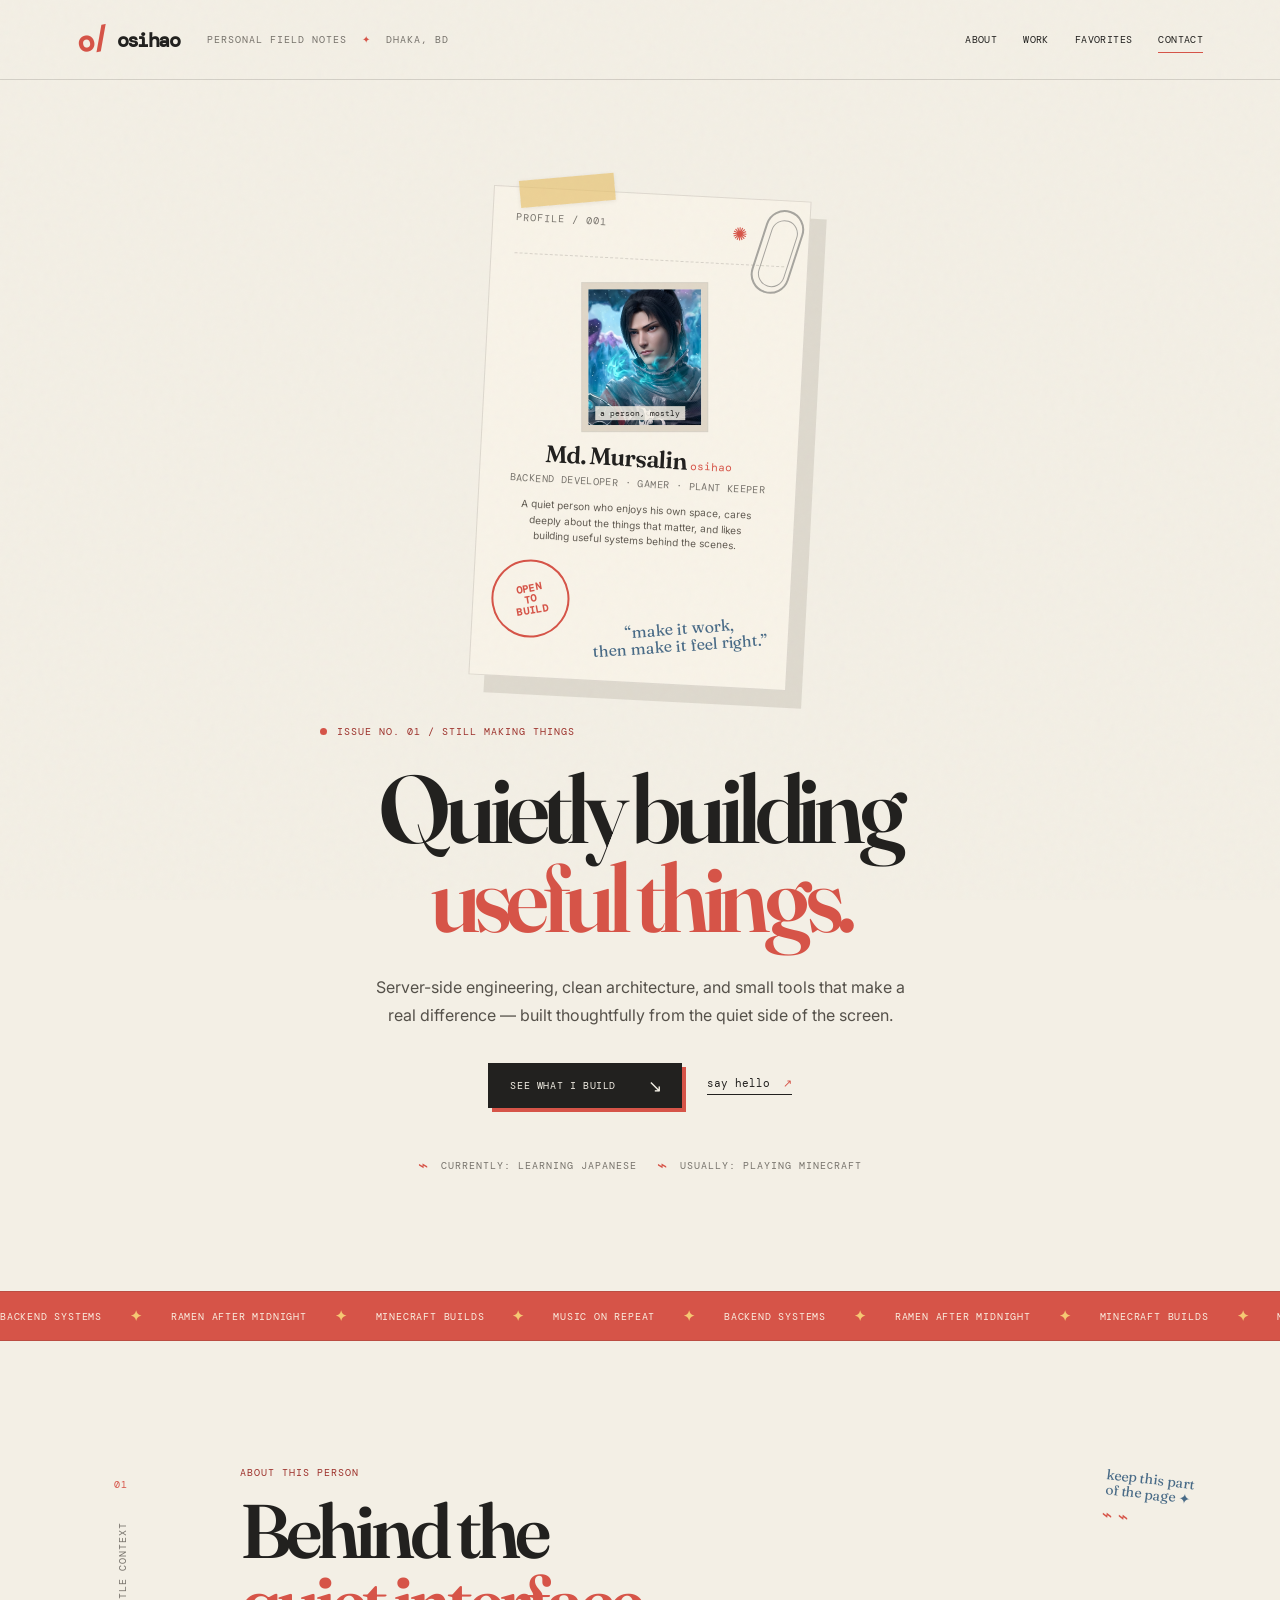
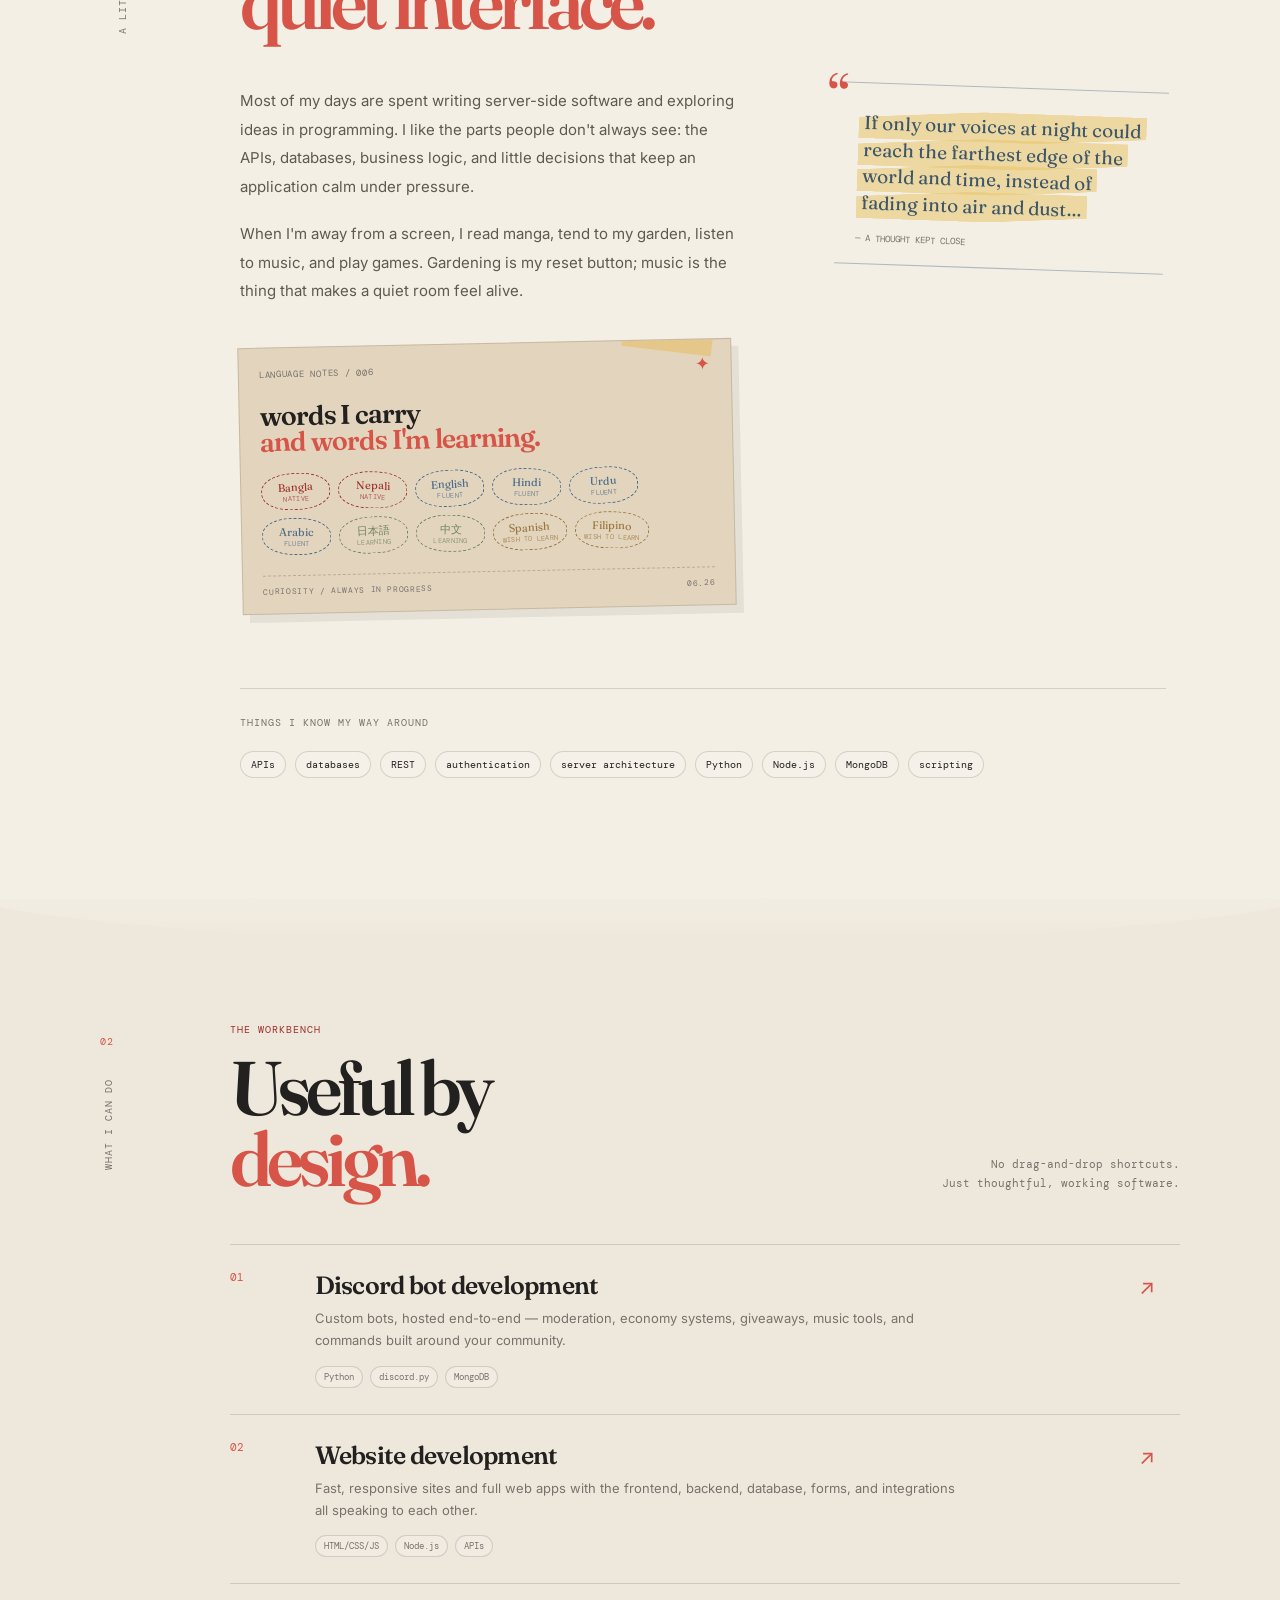
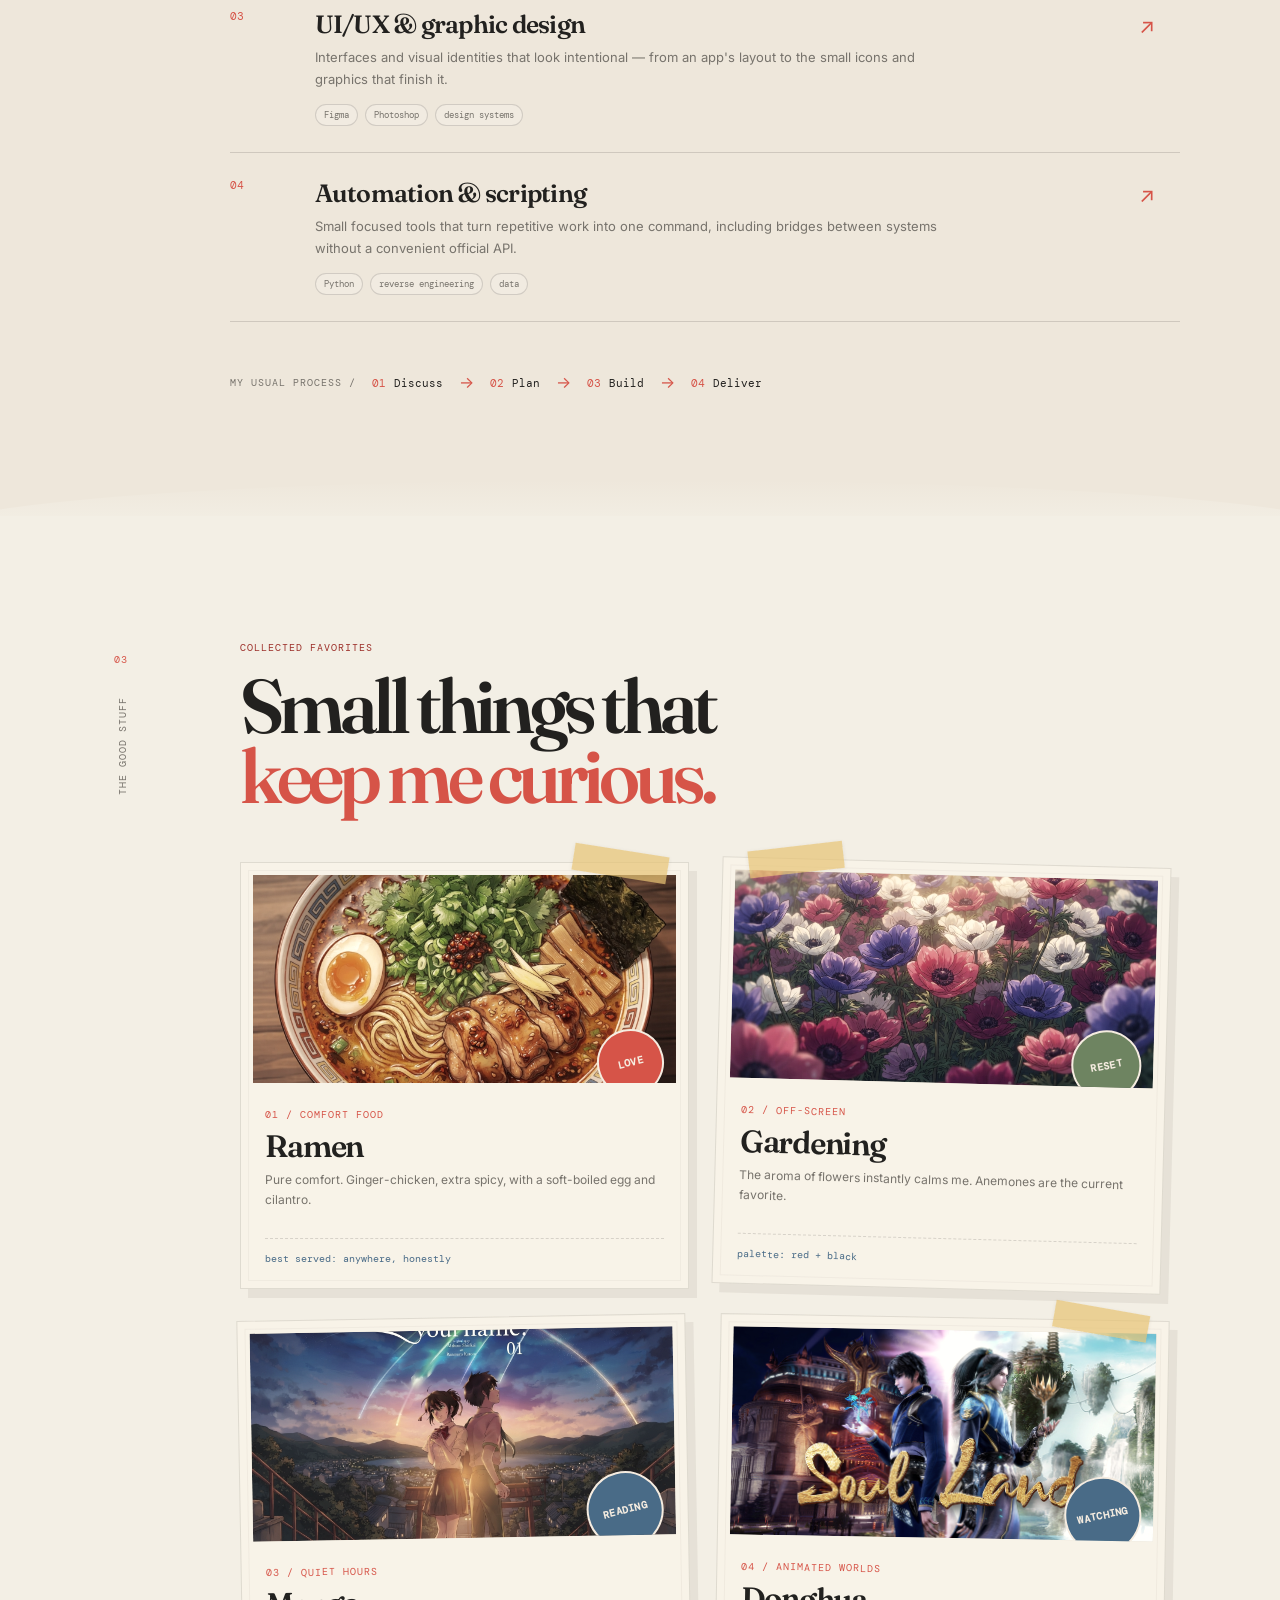
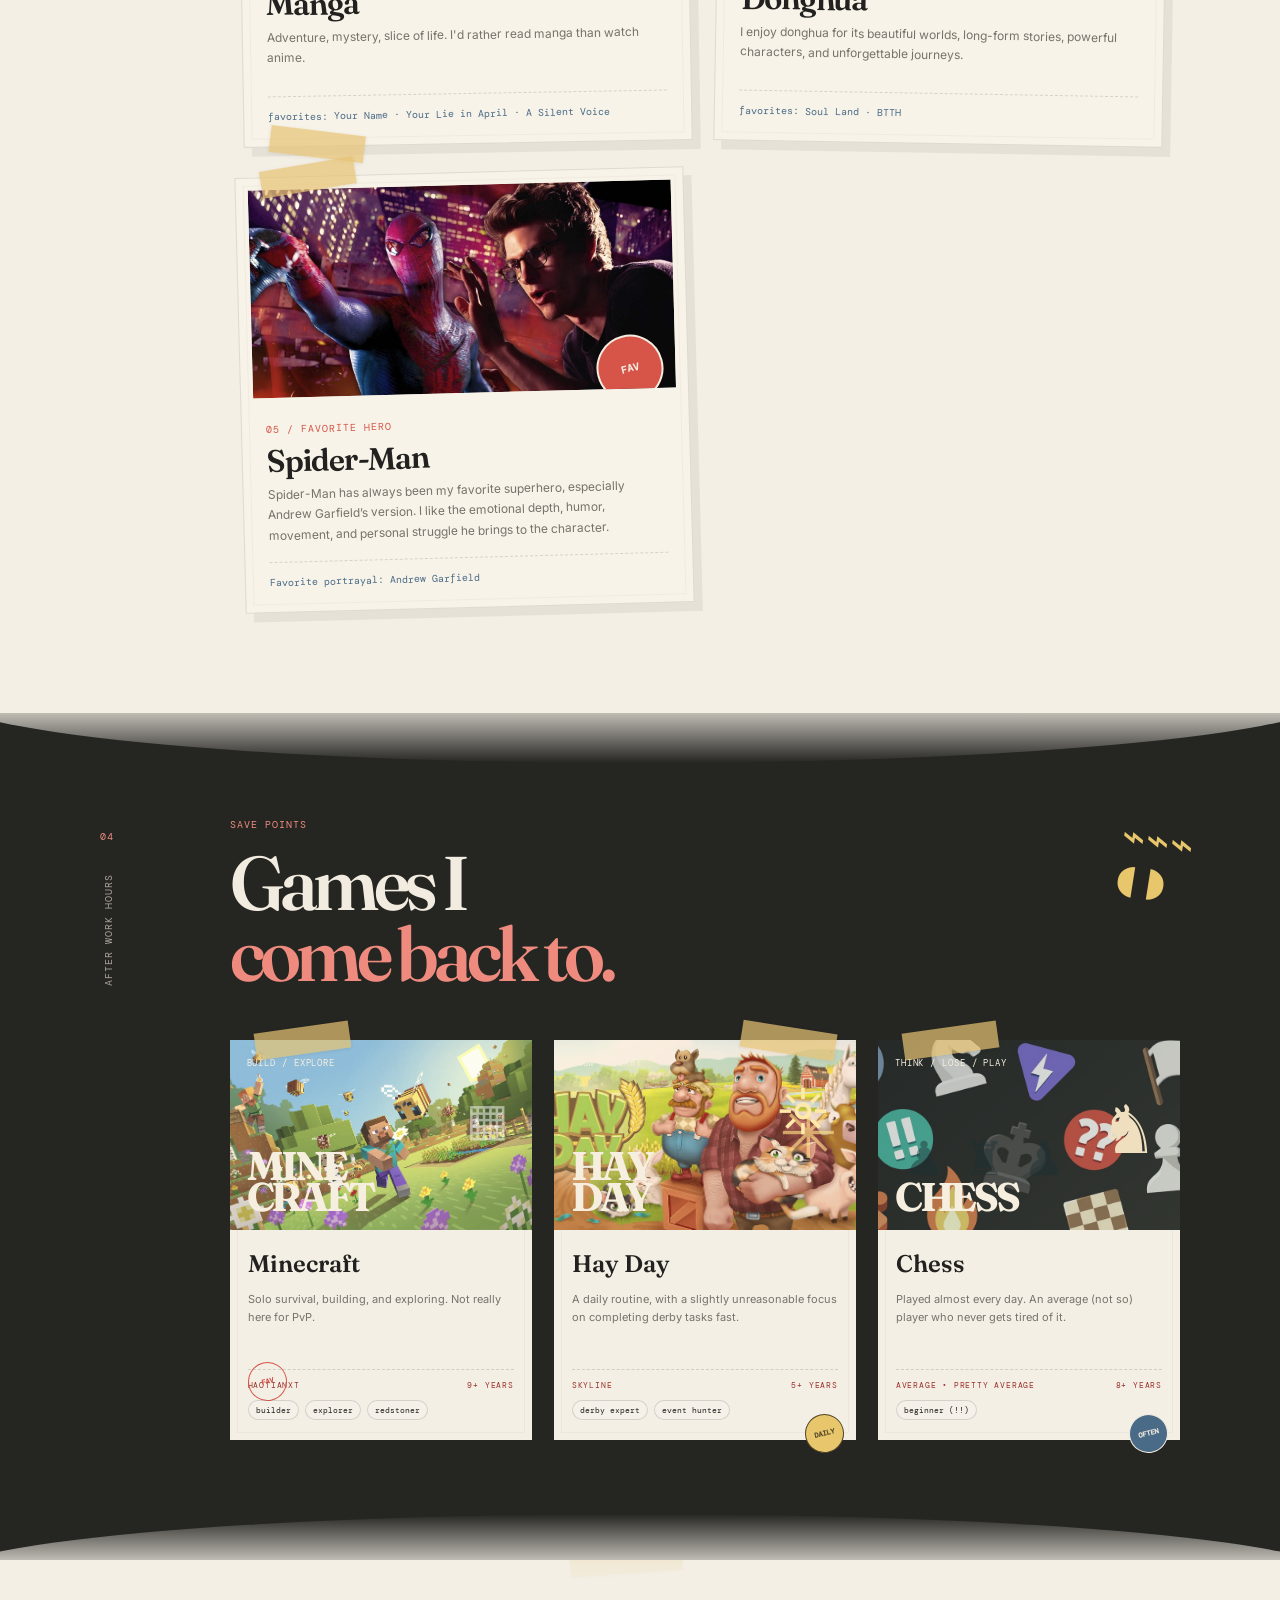
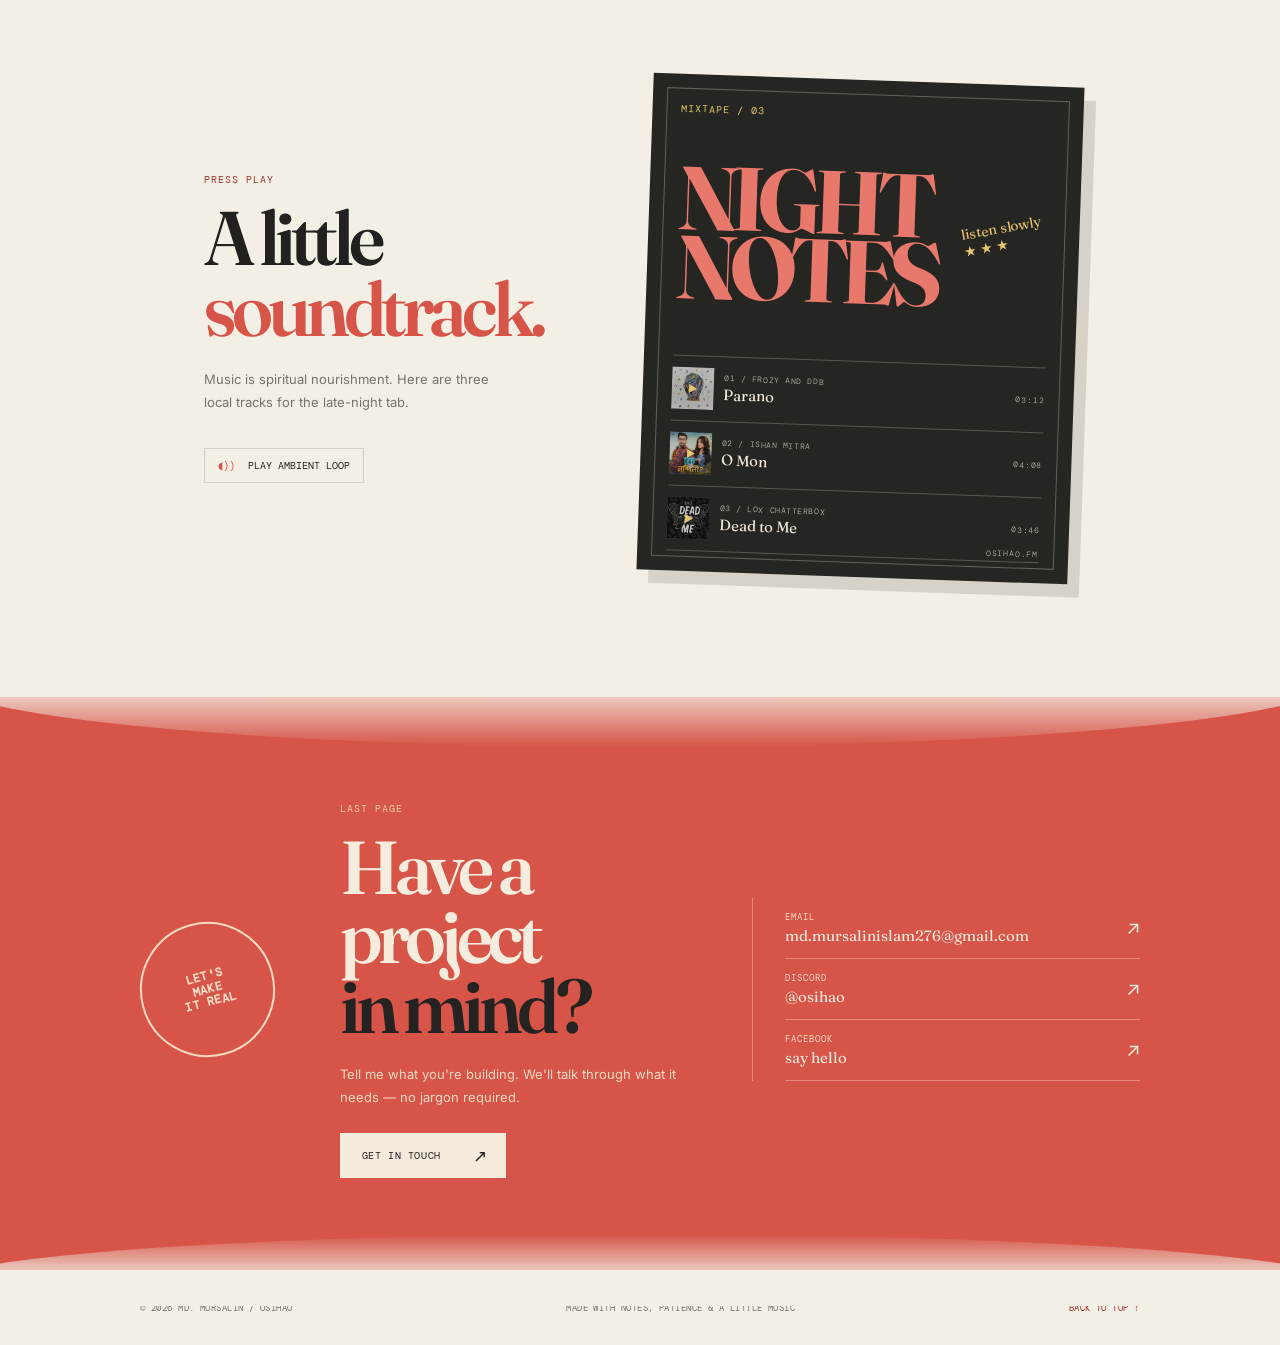
<file: index.html>
<!doctype html>
<html lang="en">
<head>
  <!-- Google tag (gtag.js) -->
  <script async src="https://www.googletagmanager.com/gtag/js?id=G-1LKNKVCLBK"></script>
  <script>
    window.dataLayer = window.dataLayer || [];
    function gtag(){dataLayer.push(arguments);}
    gtag('js', new Date());
    gtag('config', 'G-1LKNKVCLBK');
  </script>
  <meta charset="utf-8">
  <meta name="viewport" content="width=device-width, initial-scale=1">
  <meta name="description" content="The personal notebook of Md. Mursalin — backend developer, builder, gamer, and quiet collector of good things.">
  <title>osihao / notebook</title>
  <link rel="preconnect" href="https://fonts.googleapis.com">
  <link rel="preconnect" href="https://fonts.gstatic.com" crossorigin>
  <link href="https://fonts.googleapis.com/css2?family=DM+Mono:wght@400;500&family=Fraunces:opsz,wght@9..144,400;9..144,600;9..144,700&family=Inter:wght@400;500;600;700&display=swap" rel="stylesheet">
  <link rel="stylesheet" href="style.css">
</head>
<body>
  <!--
     / 
  -->

  <div class="page-loader" id="pageLoader" aria-label="Opening portfolio" role="status">
    <div class="loader-paper">
      <div class="loader-stamp">OPEN<br>NOTEBOOK</div>
      <div class="loader-rule"></div>
      <span class="loader-kicker">field notes / 001</span>
      <strong>osihao<span>_</span></strong>
      <span class="loader-status">turning the page<span class="loading-dots">...</span></span>
    </div>
  </div>
  <div class="paper-noise" aria-hidden="true"></div>
  <div class="site-shell">
    <header class="site-header">
      <a class="wordmark" href="#top" aria-label="Back to top">
        <span class="wordmark-mark">o/</span>
        <span>osihao</span>
      </a>
      <div class="header-note">personal field notes <span>✦</span> dhaka, bd</div>
      <nav class="main-nav" aria-label="Main navigation">
        <a href="#about">about</a>
        <a href="#work">work</a>
        <a href="#favorites">favorites</a>
        <a href="#contact">contact</a>
      </nav>
    </header>

    <main id="top">
      <section class="hero section-grid" aria-labelledby="intro-title">
        <div class="hero-copy reveal">
          <div class="eyebrow"><span class="dot"></span> issue no. 01 / still making things</div>
          <h1 id="intro-title">Quietly building<br><em>useful things.</em></h1>
          <p class="hero-lede">Server-side engineering, clean architecture, and small tools that make a real difference — built thoughtfully from the quiet side of the screen.</p>
          <div class="hero-actions">
            <a class="button button-primary" href="#work">see what I build <span>↘</span></a>
            <a class="text-link" href="mailto:md.mursalinislam276@gmail.com">say hello <span>↗</span></a>
          </div>
          <div class="hero-meta">
            <span><i>⌁</i> currently: learning Japanese</span>
            <span><i>⌁</i> usually: playing Minecraft</span>
          </div>
        </div>

        <div class="hero-art reveal reveal-delay-1">
          <div class="hero-note card-shadow tilt-card">
            <div class="paperclip" aria-hidden="true"></div>
            <div class="tape tape-top-left"></div>
            <div class="note-topline"><span>PROFILE / 001</span><span>✺</span></div>
            <div class="portrait-frame">
              <img src="pfp.png" alt="Portrait of Md. Mursalin" class="profile-photo">
              <div class="portrait-fallback" aria-hidden="true">MM</div>
              <span class="photo-caption">a person, mostly</span>
            </div>
            <div class="portrait-name">Md. Mursalin <small>osihao</small></div>
            <div class="portrait-role">backend developer · gamer · plant keeper</div>
            <p class="portrait-description">A quiet person who enjoys his own space, cares deeply about the things that matter, and likes building useful systems behind the scenes.</p>
            <div class="stamp stamp-red">OPEN<br>TO<br>BUILD</div>
            <div class="hand-note">“make it work,<br>then make it feel right.”</div>
          </div>
        </div>
      </section>

      <div class="ticker" aria-label="Interests">
        <div class="ticker-track">
          <span>backend systems</span><b>✦</b><span>ramen after midnight</span><b>✦</b><span>minecraft builds</span><b>✦</b><span>music on repeat</span><b>✦</b><span>backend systems</span><b>✦</b><span>ramen after midnight</span><b>✦</b><span>minecraft builds</span><b>✦</b><span>music on repeat</span><b>✦</b>
        </div>
      </div>

      <section id="about" class="notebook-section section-grid">
        <div class="section-label reveal">
          <span class="section-number">01</span>
          <span class="vertical-label">a little context</span>
        </div>
        <div class="section-content reveal reveal-delay-1">
          <div class="section-heading">
            <span class="eyebrow">about this person</span>
            <h2>Behind the<br><em>quiet interface.</em></h2>
          </div>
          <div class="margin-scribble" aria-hidden="true">keep this part<br>of the page ✦</div>
          <div class="about-layout">
            <div class="about-copy">
              <p>Most of my days are spent writing server-side software and exploring ideas in programming. I like the parts people don't always see: the APIs, databases, business logic, and little decisions that keep an application calm under pressure.</p>
              <p>When I'm away from a screen, I read manga, tend to my garden, listen to music, and play games. Gardening is my reset button; music is the thing that makes a quiet room feel alive.</p>
              <div class="language-poster">
                <div class="language-poster-head"><span>LANGUAGE NOTES / 006</span><span>✦</span></div>
                <div class="language-poster-title">words I carry<br><em>and words I'm learning.</em></div>
                <div class="language-stamps" aria-label="Language skills">
                  <span class="language-stamp native">Bangla <small>native</small></span>
                  <span class="language-stamp native">Nepali <small>native</small></span>
                  <span class="language-stamp fluent">English <small>fluent</small></span>
                  <span class="language-stamp fluent">Hindi <small>fluent</small></span>
                  <span class="language-stamp fluent">Urdu <small>fluent</small></span>
                  <span class="language-stamp fluent">Arabic <small>fluent</small></span>
                  <span class="language-stamp learning">日本語 <small>learning</small></span>
                  <span class="language-stamp learning">中文 <small>learning</small></span>
                  <span class="language-stamp wish">Spanish <small>wish to learn</small></span>
                  <span class="language-stamp wish">Filipino <small>wish to learn</small></span>
                </div>
                <div class="language-poster-footer"><span>curiosity / always in progress</span><span>06.26</span></div>
              </div>
            </div>
            <aside class="margin-quote">
              <span class="quote-mark">“</span>
              <span class="quote-highlight">If only our voices at night could reach the farthest edge of the world and time, instead of fading into air and dust…</span>
              <span class="quote-by">— a thought kept close</span>
            </aside>
          </div>
          <div class="skill-strip">
            <span class="label-mono">things I know my way around</span>
            <div class="tag-cloud">
              <span>APIs</span><span>databases</span><span>REST</span><span>authentication</span><span>server architecture</span><span>Python</span><span>Node.js</span><span>MongoDB</span><span>scripting</span>
            </div>
          </div>
        </div>
      </section>

      <section id="work" class="notebook-section work-section section-grid">
        <div class="section-label reveal">
          <span class="section-number">02</span>
          <span class="vertical-label">what I can do</span>
        </div>
        <div class="section-content reveal reveal-delay-1">
          <div class="section-heading work-heading">
            <div>
              <span class="eyebrow">the workbench</span>
              <h2>Useful by<br><em>design.</em></h2>
            </div>
            <p class="heading-note">No drag-and-drop shortcuts.<br>Just thoughtful, working software.</p>
          </div>
          <div class="service-list">
            <article class="service-card">
              <div class="service-index">01</div>
              <div><h3>Discord bot development</h3><p>Custom bots, hosted end-to-end — moderation, economy systems, giveaways, music tools, and commands built around your community.</p><div class="service-tags"><span>Python</span><span>discord.py</span><span>MongoDB</span></div></div>
              <span class="service-arrow">↗</span>
            </article>
            <article class="service-card">
              <div class="service-index">02</div>
              <div><h3>Website development</h3><p>Fast, responsive sites and full web apps with the frontend, backend, database, forms, and integrations all speaking to each other.</p><div class="service-tags"><span>HTML/CSS/JS</span><span>Node.js</span><span>APIs</span></div></div>
              <span class="service-arrow">↗</span>
            </article>
            <article class="service-card">
              <div class="service-index">03</div>
              <div><h3>UI/UX & graphic design</h3><p>Interfaces and visual identities that look intentional — from an app's layout to the small icons and graphics that finish it.</p><div class="service-tags"><span>Figma</span><span>Photoshop</span><span>design systems</span></div></div>
              <span class="service-arrow">↗</span>
            </article>
            <article class="service-card">
              <div class="service-index">04</div>
              <div><h3>Automation & scripting</h3><p>Small focused tools that turn repetitive work into one command, including bridges between systems without a convenient official API.</p><div class="service-tags"><span>Python</span><span>reverse engineering</span><span>data</span></div></div>
              <span class="service-arrow">↗</span>
            </article>
          </div>
          <div class="process-row">
            <span class="label-mono">my usual process /</span>
            <div class="process-step"><b>01</b><span>Discuss</span></div><i>→</i><div class="process-step"><b>02</b><span>Plan</span></div><i>→</i><div class="process-step"><b>03</b><span>Build</span></div><i>→</i><div class="process-step"><b>04</b><span>Deliver</span></div>
          </div>
        </div>
      </section>

      <section id="favorites" class="notebook-section section-grid favorites-section">
        <div class="section-label reveal">
          <span class="section-number">03</span>
          <span class="vertical-label">the good stuff</span>
        </div>
        <div class="section-content reveal reveal-delay-1">
          <div class="section-heading">
            <span class="eyebrow">collected favorites</span>
            <h2>Small things that<br><em>keep me curious.</em></h2>
          </div>
          <div class="favorite-grid">
            <article class="favorite-card favorite-ramen tilt-card">
              <div class="tape tape-top-right"></div>
              <div class="favorite-image"><img src="ramen.jpg" alt="A bowl of ramen"><div class="image-fallback">RAMEN<br>PHOTO</div><span class="stamp stamp-coral">LOVE</span></div>
              <div class="favorite-content"><div class="card-kicker">01 / comfort food</div><h3>Ramen</h3><p>Pure comfort. Ginger-chicken, extra spicy, with a soft-boiled egg and cilantro.</p><div class="card-detail">best served: anywhere, honestly</div></div>
            </article>
            <article class="favorite-card favorite-garden tilt-card">
              <div class="tape tape-top-left"></div>
              <div class="favorite-image"><img src="gardening.jpg" alt="Flowers in a garden"><div class="image-fallback">GARDEN<br>PHOTO</div><span class="stamp stamp-green">RESET</span></div>
              <div class="favorite-content"><div class="card-kicker">02 / off-screen</div><h3>Gardening</h3><p>The aroma of flowers instantly calms me. Anemones are the current favorite.</p><div class="card-detail">palette: red + black</div></div>
            </article>
            <article class="favorite-card favorite-manga tilt-card">
              <div class="tape tape-bottom-left"></div>
              <div class="favorite-image"><img src="manga.jpg" alt="Manga volumes"><div class="image-fallback">MANGA<br>PHOTO</div><span class="stamp stamp-blue">READING</span></div>
              <div class="favorite-content"><div class="card-kicker">03 / quiet hours</div><h3>Manga</h3><p>Adventure, mystery, slice of life. I'd rather read manga than watch anime.</p><div class="card-detail">favorites: Your Name · Your Lie in April · A Silent Voice</div></div>
            </article>
            <article class="favorite-card favorite-reverse tilt-card">
              <div class="tape tape-top-right"></div>
              <div class="favorite-image"><img src="donghua.jpg" alt="Donghua image"><div class="image-fallback">Donghua<br>image</div><span class="stamp stamp-blue">WATCHING</span></div>
              <div class="favorite-content"><div class="card-kicker">04 / animated worlds</div><h3>Donghua</h3><p>I enjoy donghua for its beautiful worlds, long-form stories, powerful characters, and unforgettable journeys.</p><div class="card-detail">favorites: Soul Land · BTTH</div></div>
            </article>
            <article class="favorite-card favorite-modding tilt-card">
              <div class="tape tape-top-left"></div>
              <div class="favorite-image"><img src="spiderman.jpg" alt="Andrew Garfield"><div class="image-fallback">Spiderman<br>image</div><span class="stamp stamp-coral">FAV</span></div>
              <div class="favorite-content"><div class="card-kicker">05 / favorite hero</div><h3>Spider-Man</h3><p>Spider-Man has always been my favorite superhero, especially Andrew Garfield’s version. I like the emotional depth, humor, movement, and personal struggle he brings to the character.</p><div class="card-detail">Favorite portrayal: Andrew Garfield</div></div>
            </article>
          </div>
        </div>
      </section>

      <section class="notebook-section section-grid games-section">
        <div class="section-label reveal">
          <span class="section-number">04</span>
          <span class="vertical-label">after work hours</span>
        </div>
        <div class="section-content reveal reveal-delay-1">
          <div class="section-heading split-heading">
            <div><span class="eyebrow">save points</span><h2>Games I<br><em>come back to.</em></h2></div>
            <span class="controller-doodle" aria-hidden="true">⌁⌁⌁<br>◖ ◗</span>
          </div>
          <div class="game-shelf">
            <article class="game-card">
              <div class="tape tape-top-left"></div>
              <div class="game-cover minecraft-covr"><img class="game-photo" src="minecraft.jpg" alt="Minecraft game photo"><span class="cover-pixel">▦</span><small>BUILD / EXPLORE</small><strong>MINE<br>CRAFT</strong></div>
              <div class="game-info"><div class="game-top"><h3>Minecraft</h3><span class="stamp stamp-red tiny-stamp">FAV</span></div><p>Solo survival, building, and exploring. Not really here for PvP.</p><div class="game-meta"><span>HAOTIANxT</span><span>9+ years</span></div><div class="game-tags"><span>builder</span><span>explorer</span><span>redstoner</span></div></div>
            </article>
            <article class="game-card">
              <div class="tape tape-top-right"></div>
              <div class="game-cover hayday-cover"><img class="game-photo" src="hay-day.jpg" alt="Hay Day game photo"><span class="cover-sun">☼</span><small>GROW / DERBY</small><strong>HAY<br>DAY</strong></div>
              <div class="game-info"><div class="game-top"><h3>Hay Day</h3><span class="stamp stamp-yellow tiny-stamp">DAILY</span></div><p>A daily routine, with a slightly unreasonable focus on completing derby tasks fast.</p><div class="game-meta"><span>SkyLine</span><span>5+ years</span></div><div class="game-tags"><span>derby expert</span><span>event hunter</span></div></div>
            </article>
            <article class="game-card">
              <div class="tape tape-top-left"></div>
              <div class="game-cover chess-cover"><img class="game-photo" src="chess.jpg" alt="Chess game photo"><span class="chess-piece">♞</span><small>THINK / LOSE / PLAY</small><strong>CHESS</strong></div>
              <div class="game-info"><div class="game-top"><h3>Chess</h3><span class="stamp stamp-blue tiny-stamp">OFTEN</span></div><p>Played almost every day. An average (not so) player who never gets tired of it.</p><div class="game-meta"><span>average • pretty average</span><span>8+ years</span></div><div class="game-tags"><span>beginner (!!)</span></div></div>
            </article>
          </div>
        </div>
      </section>

      <section class="mixtape-section">
        <div class="mixtape-tape tape-top-center"></div>
        <div class="mixtape-copy">
          <span class="eyebrow">press play</span>
          <h2>A little<br><em>soundtrack.</em></h2>
          <p>Music is spiritual nourishment. Here are three local tracks for the late-night tab.</p>
          <button class="music-toggle" type="button" id="ambientToggle" aria-pressed="false"><span class="speaker-icon">◖))</span> play ambient loop</button>
          <audio id="ambientAudio" loop preload="none"><source src="paranoid.mp3" type="audio/mpeg"></audio>
        </div>
        <div class="mixtape-poster">
          <div class="poster-label">MIXTAPE / 03</div>
          <div class="poster-title">NIGHT<br>NOTES</div>
          <div class="poster-scribble">listen slowly<br>★ ★ ★</div>
          <div class="track-list">
            <div class="track" data-track="track1">
              <div class="track-visual"><img src="song-1.jpg" alt="Cover image for Parano"><span class="track-cover-fallback">01</span><button class="track-play" type="button" aria-label="Play track one">▶</button></div>
              <div class="track-copy"><span>01 / frozy and DDB</span><strong>Parano</strong></div>
              <span class="track-time">03:12</span>
              <audio id="track1" preload="none"><source src="song-1.mp3" type="audio/mpeg"></audio>
            </div>
            <div class="track" data-track="track2">
              <div class="track-visual"><img src="song-2.jpg" alt="Cover image for O Mon"><span class="track-cover-fallback">02</span><button class="track-play" type="button" aria-label="Play track two">▶</button></div>
              <div class="track-copy"><span>02 / Ishan Mitra</span><strong>O Mon</strong></div>
              <span class="track-time">04:08</span>
              <audio id="track2" preload="none"><source src="song-2.mp3" type="audio/mpeg"></audio>
            </div>
            <div class="track" data-track="track3">
              <div class="track-visual"><img src="song-3.jpg" alt="Cover image for Dead to Me"><span class="track-cover-fallback">03</span><button class="track-play" type="button" aria-label="Play track three">▶</button></div>
              <div class="track-copy"><span>03 / Lox chatterbox</span><strong>Dead to Me</strong></div>
              <span class="track-time">03:46</span>
              <audio id="track3" preload="none"><source src="song-3.mp3" type="audio/mpeg"></audio>
            </div>
          </div>
          <div class="poster-footer"><span></span><span>osihao.fm</span></div>
        </div>
      </section>

      <section id="contact" class="contact-section">
        <div class="contact-inner">
          <div class="stamp stamp-outline">LET'S<br>MAKE<br>IT REAL</div>
          <div class="contact-copy">
            <span class="eyebrow">last page</span>
            <h2>Have a project<br><em>in mind?</em></h2>
            <p>Tell me what you're building. We'll talk through what it needs — no jargon required.</p>
            <a class="button button-light" href="https://wa.me/qr/7REZYQYH6NMGA1">get in touch <span>↗</span></a>
          </div>
          <div class="contact-links">
            <a href="mailto:md.mursalinislam276@gmail.com"><span>email</span><strong>md.mursalinislam276@gmail.com</strong><i>↗</i></a>
            <a href="https://discord.gg/438N7eMrjW" target="_blank" rel="noreferrer"><span>discord</span><strong>@osihao</strong><i>↗</i></a>
            <a href="https://www.facebook.com/share/17yJR3KpLW/" target="_blank" rel="noreferrer"><span>facebook</span><strong>say hello</strong><i>↗</i></a>
          </div>
        </div>
      </section>
    </main>

    <footer class="site-footer">
      <span>© <span id="year"></span> Md. Mursalin / osihao</span>
      <span>made with notes, patience & a little music</span>
      <a href="#top">back to top ↑</a>
    </footer>
  </div>
  <script src="script.js"></script>
</body>
</html>
</file>
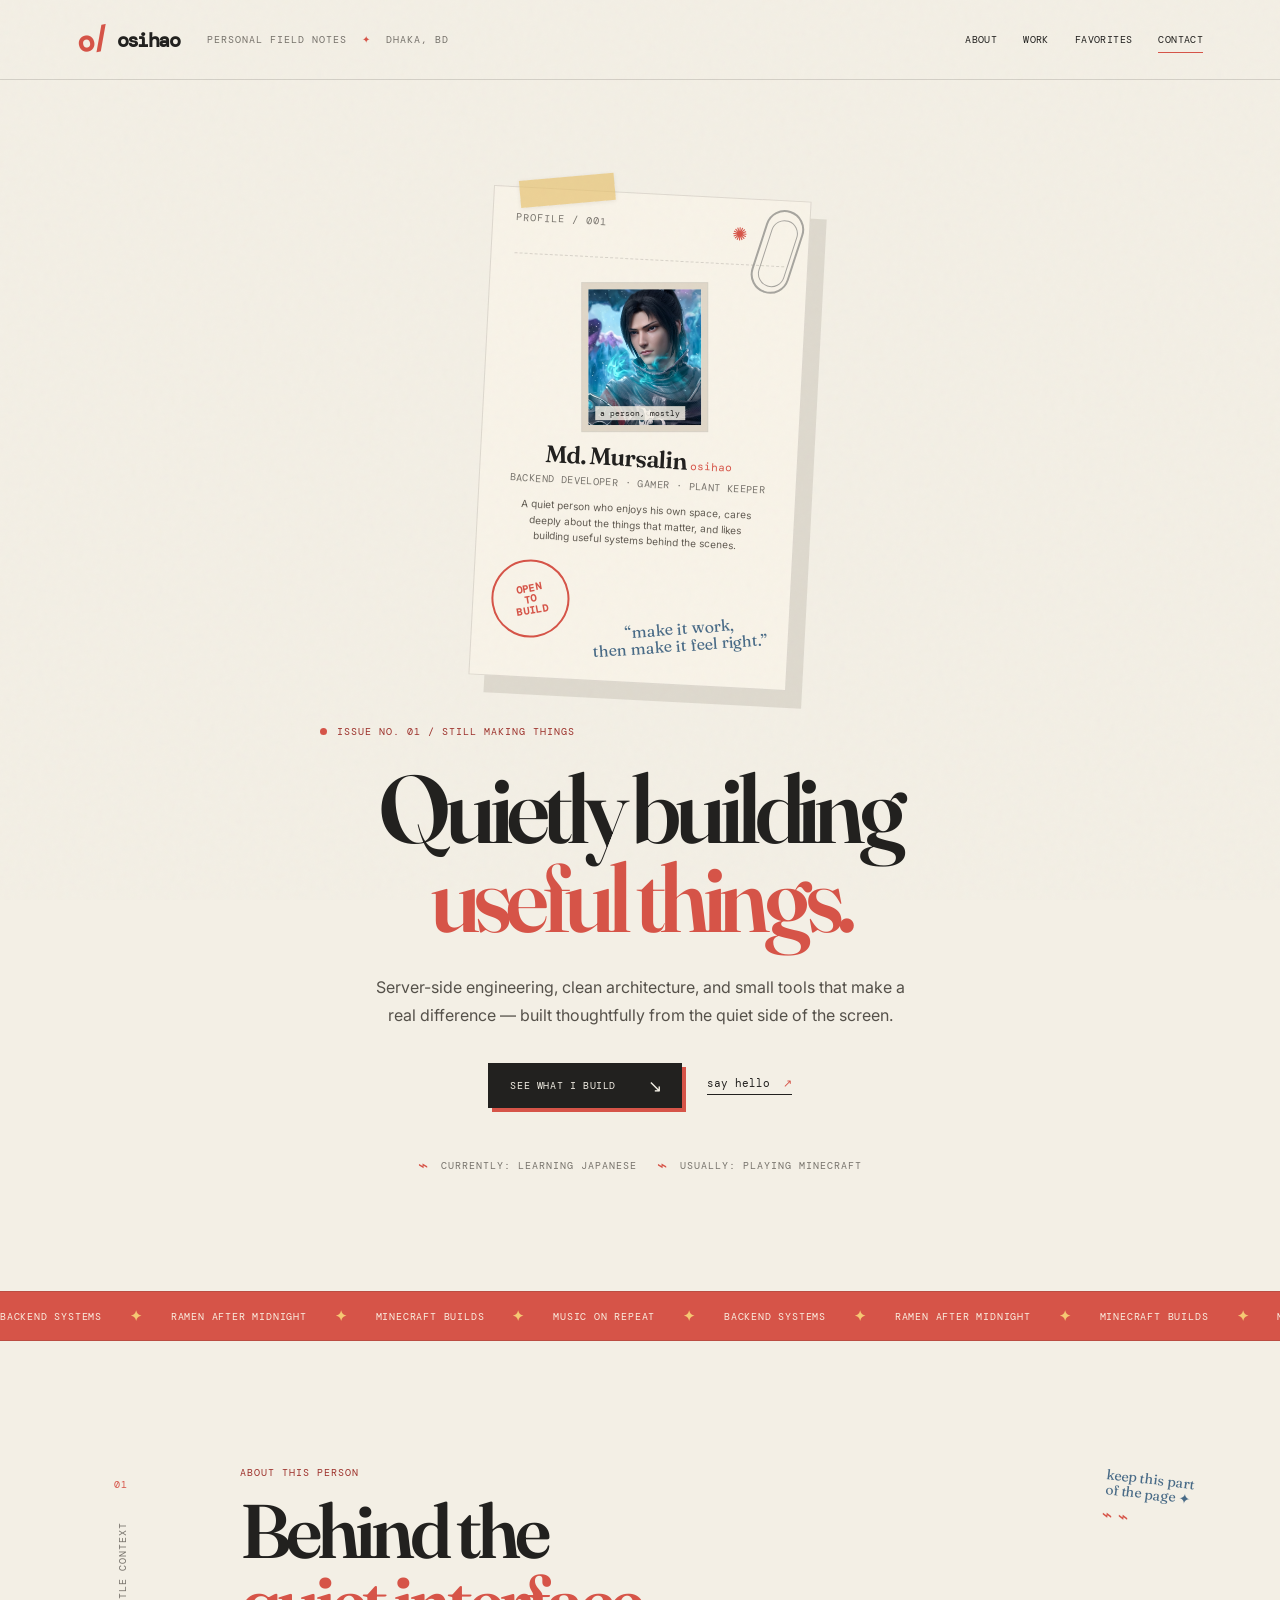
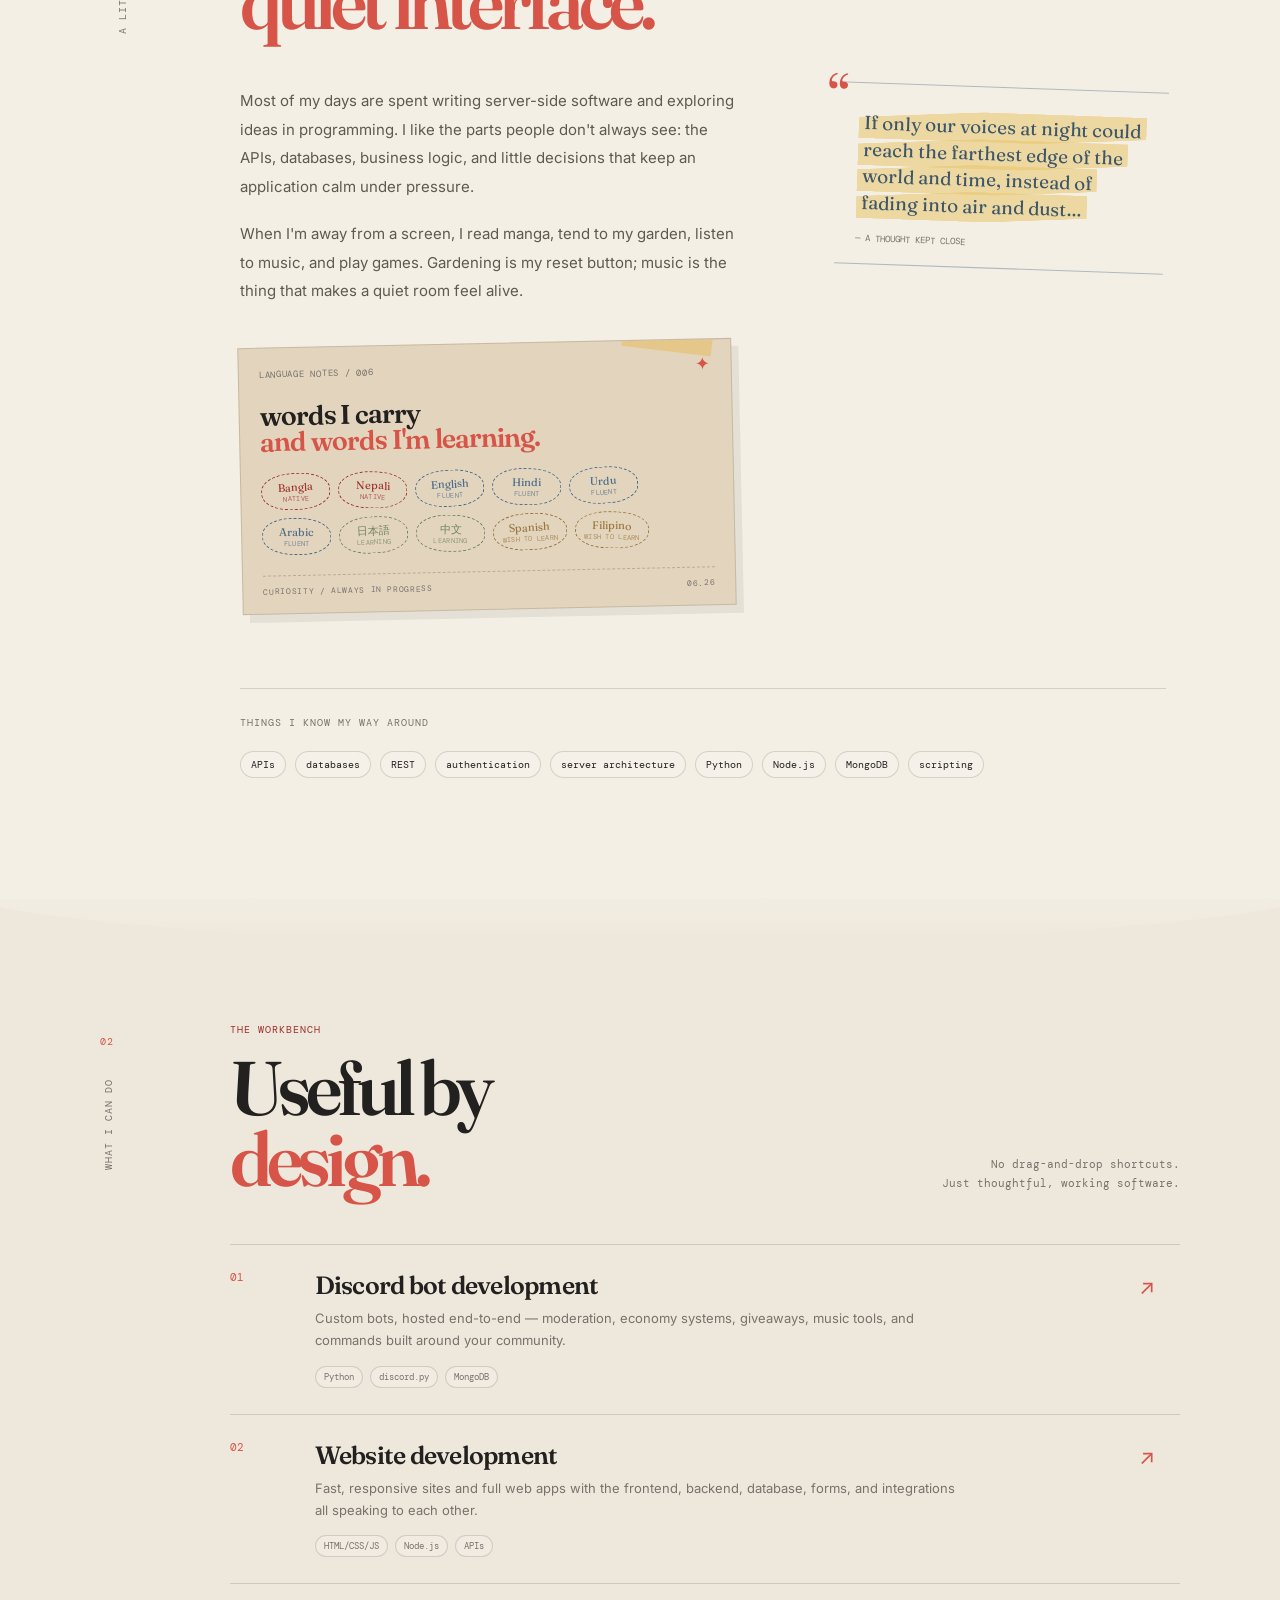
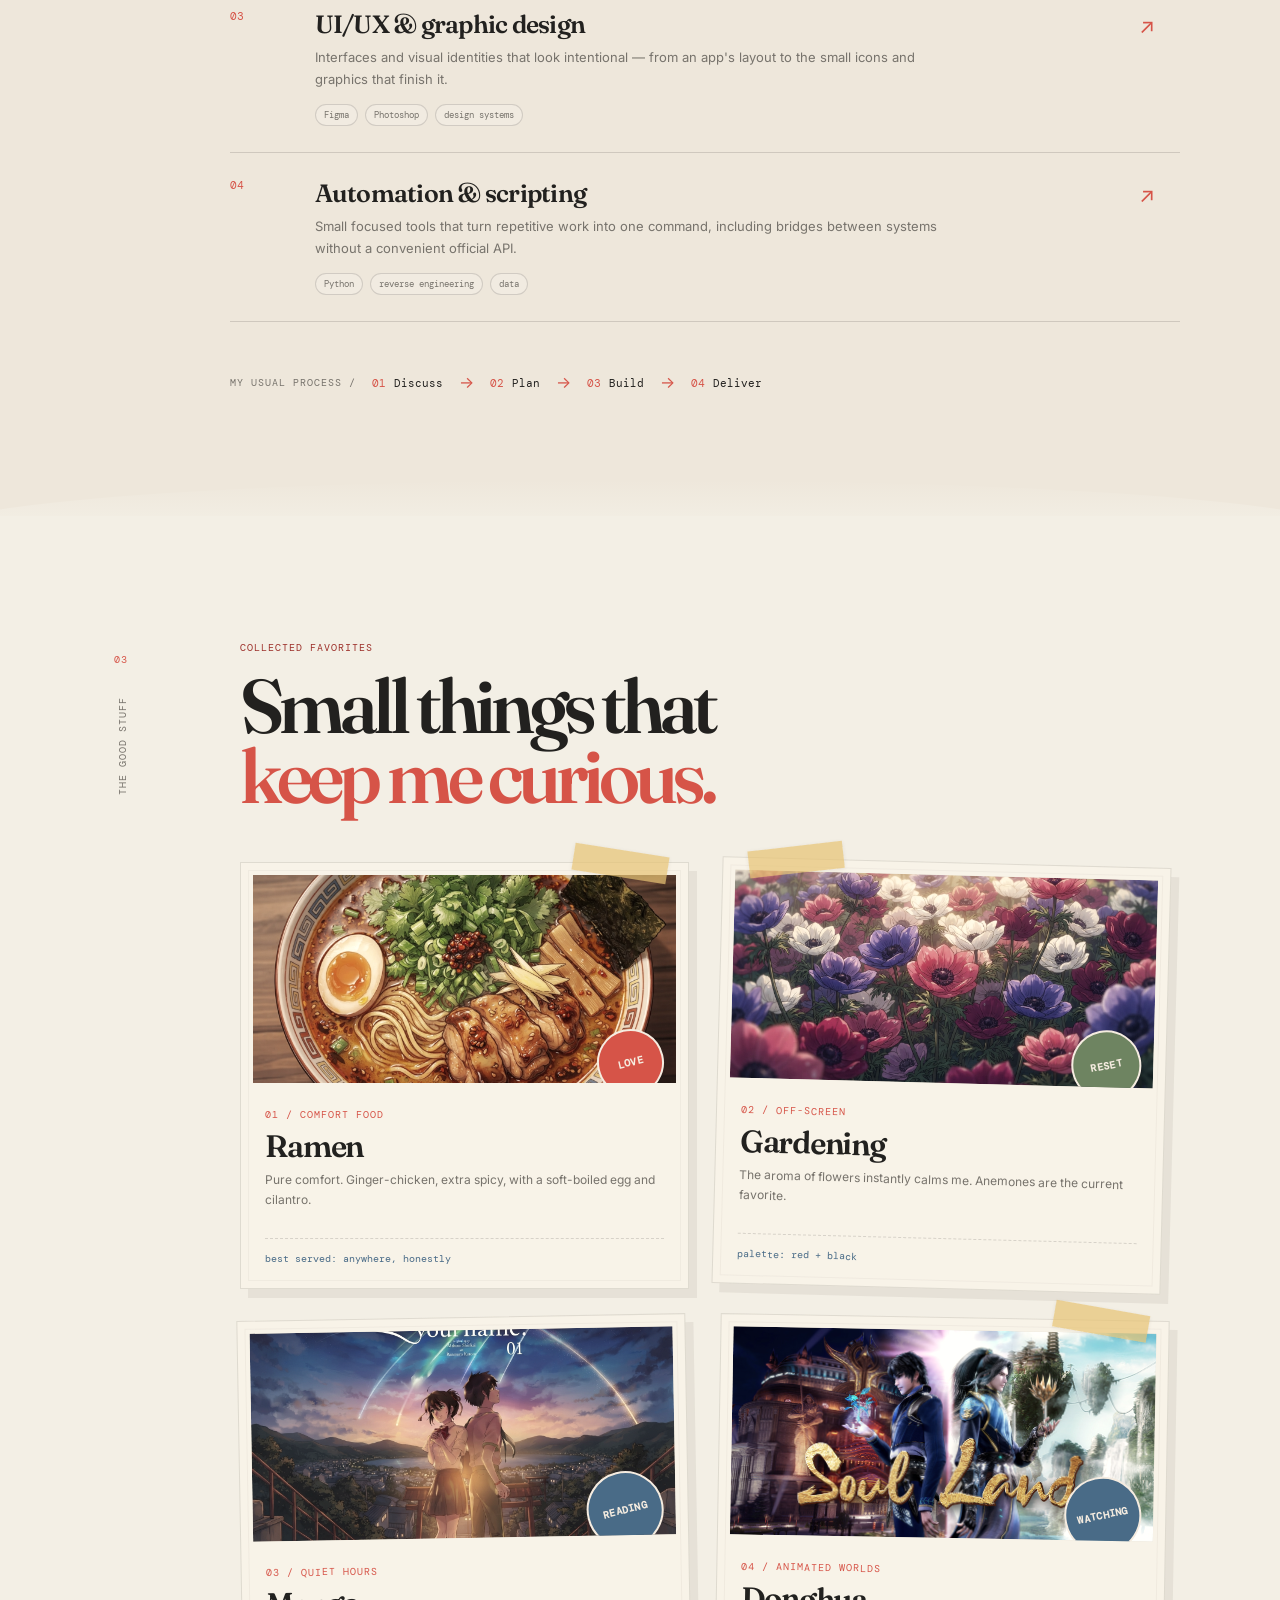
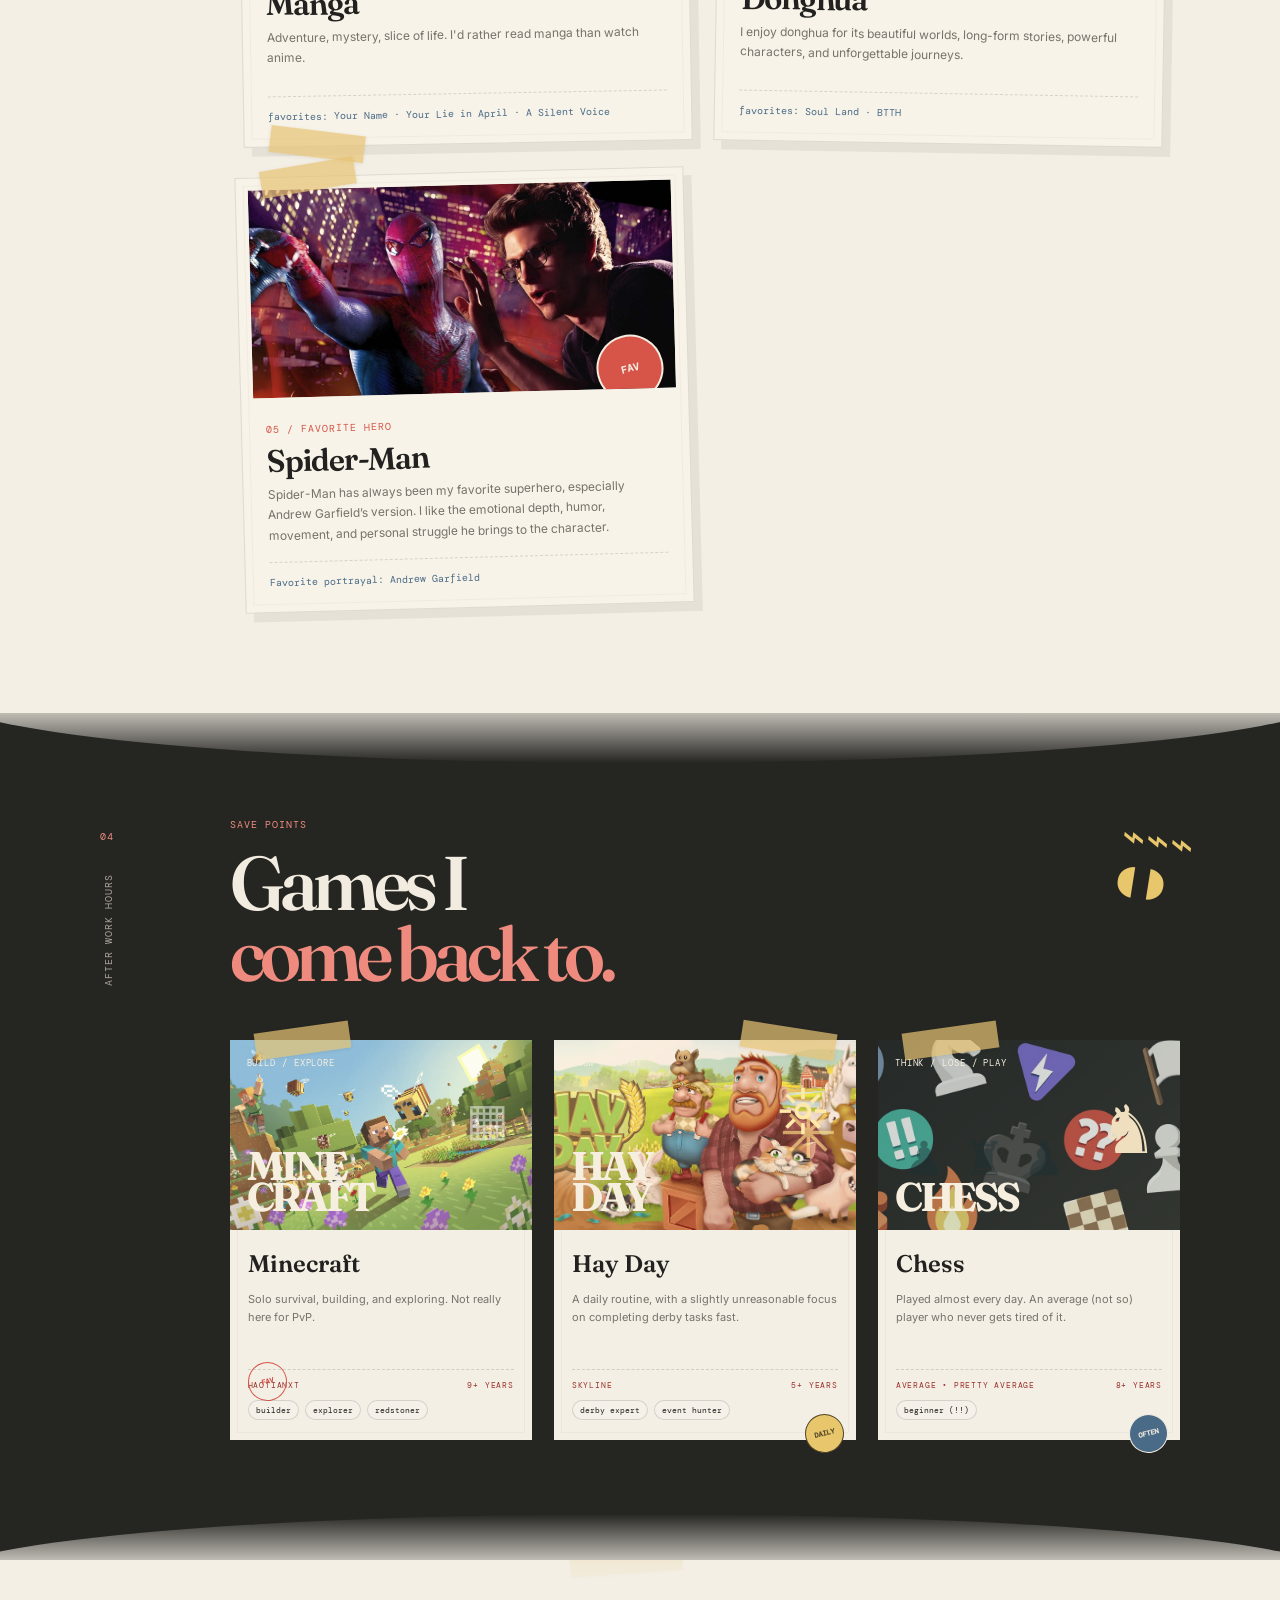
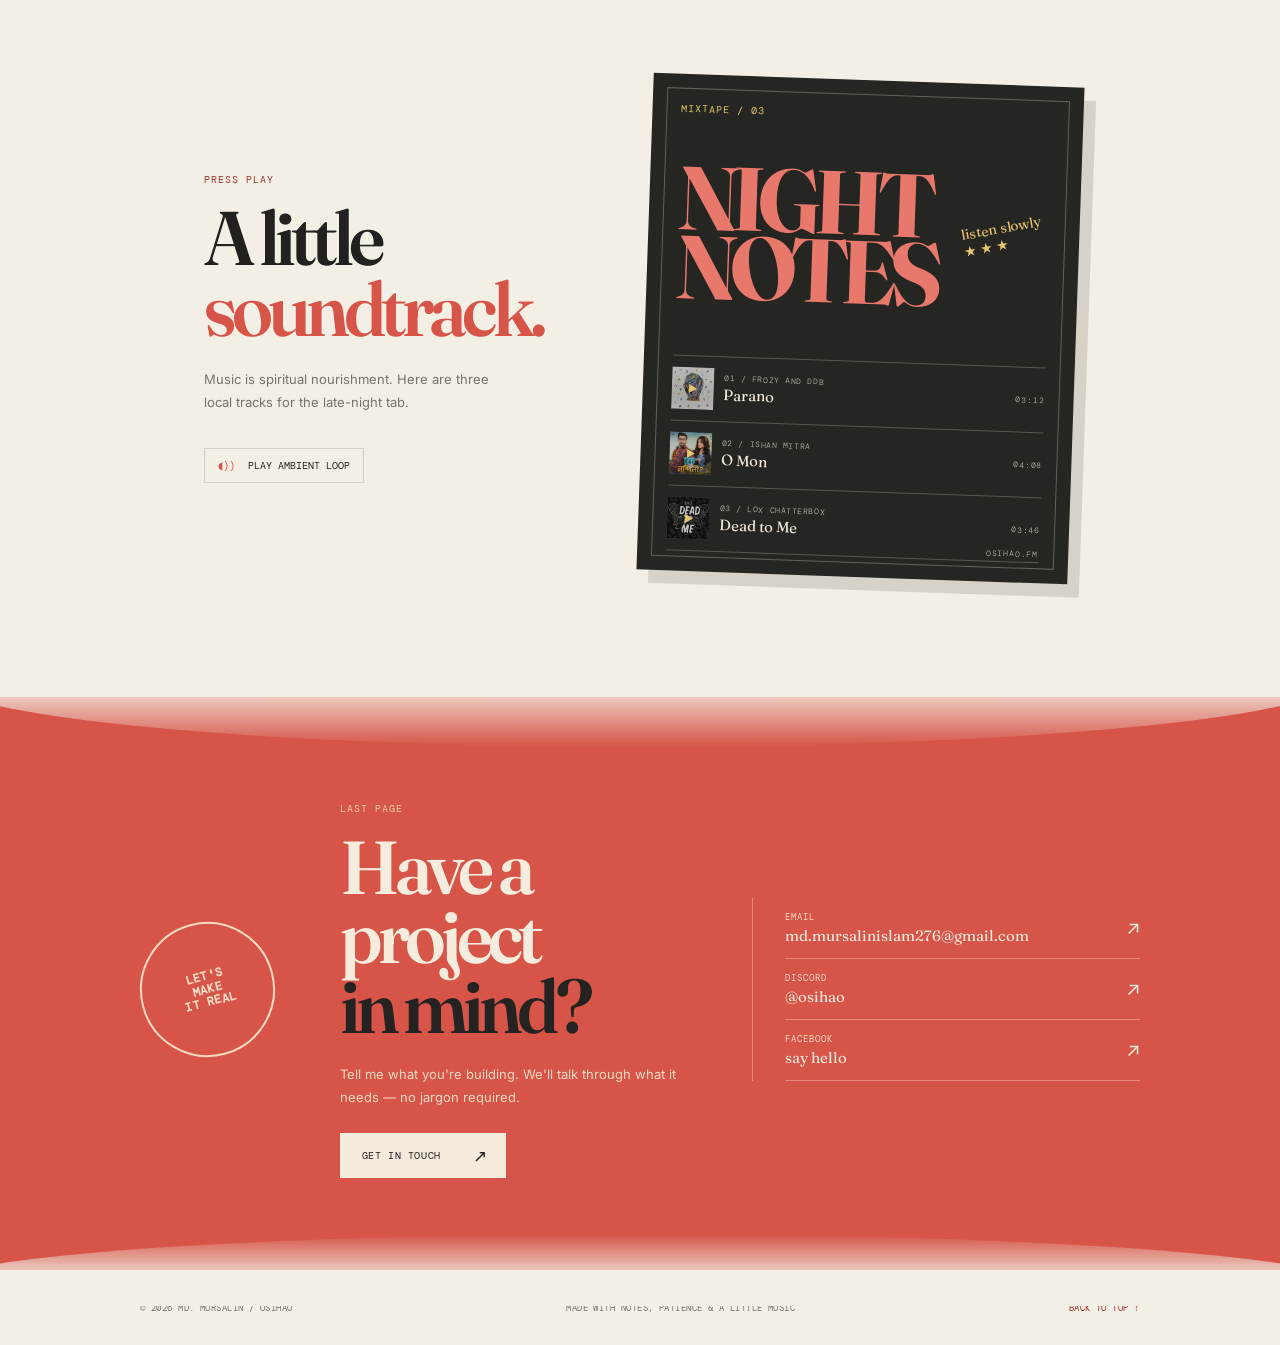
<file: index (1).html>
<!doctype html>
<html lang="en">
<head>
  <!-- Google tag (gtag.js) -->
  <script async src="https://www.googletagmanager.com/gtag/js?id=G-1LKNKVCLBK"></script>
  <script>
    window.dataLayer = window.dataLayer || [];
    function gtag(){dataLayer.push(arguments);}
    gtag('js', new Date());
    gtag('config', 'G-1LKNKVCLBK');
  </script>
  <meta charset="utf-8">
  <meta name="viewport" content="width=device-width, initial-scale=1">
  <meta name="description" content="The personal notebook of Md. Mursalin — backend developer, builder, gamer, and quiet collector of good things.">
  <title>osihao / notebook</title>
  <link rel="preconnect" href="https://fonts.googleapis.com">
  <link rel="preconnect" href="https://fonts.gstatic.com" crossorigin>
  <link href="https://fonts.googleapis.com/css2?family=DM+Mono:wght@400;500&family=Fraunces:opsz,wght@9..144,400;9..144,600;9..144,700&family=Inter:wght@400;500;600;700&display=swap" rel="stylesheet">
  <link rel="stylesheet" href="style.css">
</head>
<body>
  <!--
    Keep this HTML file beside your assets, or update the filenames directly:
    profile: pfp.png
    favorite photos: ramen.jpg / gardening.jpg / manga.jpg / donghua.jpg / spiderman.jpg
    game photos: minecraft.jpg / hay-day.jpg / chess.jpg
    music: paranoid.mp3 / song-1.mp3 / song-2.mp3 / song-3.mp3
    music covers: song-1.jpg / song-2.jpg / song-3.jpg
  -->

  <div class="page-loader" id="pageLoader" aria-label="Opening portfolio" role="status">
    <div class="loader-paper">
      <div class="loader-stamp">OPEN<br>NOTEBOOK</div>
      <div class="loader-rule"></div>
      <span class="loader-kicker">field notes / 001</span>
      <strong>osihao<span>_</span></strong>
      <span class="loader-status">turning the page<span class="loading-dots">...</span></span>
    </div>
  </div>
  <div class="paper-noise" aria-hidden="true"></div>
  <div class="site-shell">
    <header class="site-header">
      <a class="wordmark" href="#top" aria-label="Back to top">
        <span class="wordmark-mark">o/</span>
        <span>osihao</span>
      </a>
      <div class="header-note">personal field notes <span>✦</span> dhaka, bd</div>
      <nav class="main-nav" aria-label="Main navigation">
        <a href="#about">about</a>
        <a href="#work">work</a>
        <a href="#favorites">favorites</a>
        <a href="#contact">contact</a>
      </nav>
    </header>

    <main id="top">
      <section class="hero section-grid" aria-labelledby="intro-title">
        <div class="hero-copy reveal">
          <div class="eyebrow"><span class="dot"></span> issue no. 01 / still making things</div>
          <h1 id="intro-title">Quietly building<br><em>useful things.</em></h1>
          <p class="hero-lede">Server-side engineering, clean architecture, and small tools that make a real difference — built thoughtfully from the quiet side of the screen.</p>
          <div class="hero-actions">
            <a class="button button-primary" href="#work">see what I build <span>↘</span></a>
            <a class="text-link" href="mailto:md.mursalinislam276@gmail.com">say hello <span>↗</span></a>
          </div>
          <div class="hero-meta">
            <span><i>⌁</i> currently: learning Japanese</span>
            <span><i>⌁</i> usually: playing Minecraft</span>
          </div>
        </div>

        <div class="hero-art reveal reveal-delay-1">
          <div class="hero-note card-shadow tilt-card">
            <div class="paperclip" aria-hidden="true"></div>
            <div class="tape tape-top-left"></div>
            <div class="note-topline"><span>PROFILE / 001</span><span>✺</span></div>
            <div class="portrait-frame">
              <img src="pfp.png" alt="Portrait of Md. Mursalin" class="profile-photo">
              <div class="portrait-fallback" aria-hidden="true">MM</div>
              <span class="photo-caption">a person, mostly</span>
            </div>
            <div class="portrait-name">Md. Mursalin <small>osihao</small></div>
            <div class="portrait-role">backend developer · gamer · plant keeper</div>
            <p class="portrait-description">A quiet person who enjoys his own space, cares deeply about the things that matter, and likes building useful systems behind the scenes.</p>
            <div class="stamp stamp-red">OPEN<br>TO<br>BUILD</div>
            <div class="hand-note">“make it work,<br>then make it feel right.”</div>
          </div>
        </div>
      </section>

      <div class="ticker" aria-label="Interests">
        <div class="ticker-track">
          <span>backend systems</span><b>✦</b><span>ramen after midnight</span><b>✦</b><span>minecraft builds</span><b>✦</b><span>music on repeat</span><b>✦</b><span>backend systems</span><b>✦</b><span>ramen after midnight</span><b>✦</b><span>minecraft builds</span><b>✦</b><span>music on repeat</span><b>✦</b>
        </div>
      </div>

      <section id="about" class="notebook-section section-grid">
        <div class="section-label reveal">
          <span class="section-number">01</span>
          <span class="vertical-label">a little context</span>
        </div>
        <div class="section-content reveal reveal-delay-1">
          <div class="section-heading">
            <span class="eyebrow">about this person</span>
            <h2>Behind the<br><em>quiet interface.</em></h2>
          </div>
          <div class="margin-scribble" aria-hidden="true">keep this part<br>of the page ✦</div>
          <div class="about-layout">
            <div class="about-copy">
              <p>Most of my days are spent writing server-side software and exploring ideas in programming. I like the parts people don't always see: the APIs, databases, business logic, and little decisions that keep an application calm under pressure.</p>
              <p>When I'm away from a screen, I read manga, tend to my garden, listen to music, and play games. Gardening is my reset button; music is the thing that makes a quiet room feel alive.</p>
              <div class="language-poster">
                <div class="language-poster-head"><span>LANGUAGE NOTES / 006</span><span>✦</span></div>
                <div class="language-poster-title">words I carry<br><em>and words I'm learning.</em></div>
                <div class="language-stamps" aria-label="Language skills">
                  <span class="language-stamp native">Bangla <small>native</small></span>
                  <span class="language-stamp native">Nepali <small>native</small></span>
                  <span class="language-stamp fluent">English <small>fluent</small></span>
                  <span class="language-stamp fluent">Hindi <small>fluent</small></span>
                  <span class="language-stamp fluent">Urdu <small>fluent</small></span>
                  <span class="language-stamp fluent">Arabic <small>fluent</small></span>
                  <span class="language-stamp learning">日本語 <small>learning</small></span>
                  <span class="language-stamp learning">中文 <small>learning</small></span>
                  <span class="language-stamp wish">Spanish <small>wish to learn</small></span>
                  <span class="language-stamp wish">Filipino <small>wish to learn</small></span>
                </div>
                <div class="language-poster-footer"><span>curiosity / always in progress</span><span>06.26</span></div>
              </div>
            </div>
            <aside class="margin-quote">
              <span class="quote-mark">“</span>
              <span class="quote-highlight">If only our voices at night could reach the farthest edge of the world and time, instead of fading into air and dust…</span>
              <span class="quote-by">— a thought kept close</span>
            </aside>
          </div>
          <div class="skill-strip">
            <span class="label-mono">things I know my way around</span>
            <div class="tag-cloud">
              <span>APIs</span><span>databases</span><span>REST</span><span>authentication</span><span>server architecture</span><span>Python</span><span>Node.js</span><span>MongoDB</span><span>scripting</span>
            </div>
          </div>
        </div>
      </section>

      <section id="work" class="notebook-section work-section section-grid">
        <div class="section-label reveal">
          <span class="section-number">02</span>
          <span class="vertical-label">what I can do</span>
        </div>
        <div class="section-content reveal reveal-delay-1">
          <div class="section-heading work-heading">
            <div>
              <span class="eyebrow">the workbench</span>
              <h2>Useful by<br><em>design.</em></h2>
            </div>
            <p class="heading-note">No drag-and-drop shortcuts.<br>Just thoughtful, working software.</p>
          </div>
          <div class="service-list">
            <article class="service-card">
              <div class="service-index">01</div>
              <div><h3>Discord bot development</h3><p>Custom bots, hosted end-to-end — moderation, economy systems, giveaways, music tools, and commands built around your community.</p><div class="service-tags"><span>Python</span><span>discord.py</span><span>MongoDB</span></div></div>
              <span class="service-arrow">↗</span>
            </article>
            <article class="service-card">
              <div class="service-index">02</div>
              <div><h3>Website development</h3><p>Fast, responsive sites and full web apps with the frontend, backend, database, forms, and integrations all speaking to each other.</p><div class="service-tags"><span>HTML/CSS/JS</span><span>Node.js</span><span>APIs</span></div></div>
              <span class="service-arrow">↗</span>
            </article>
            <article class="service-card">
              <div class="service-index">03</div>
              <div><h3>UI/UX & graphic design</h3><p>Interfaces and visual identities that look intentional — from an app's layout to the small icons and graphics that finish it.</p><div class="service-tags"><span>Figma</span><span>Photoshop</span><span>design systems</span></div></div>
              <span class="service-arrow">↗</span>
            </article>
            <article class="service-card">
              <div class="service-index">04</div>
              <div><h3>Automation & scripting</h3><p>Small focused tools that turn repetitive work into one command, including bridges between systems without a convenient official API.</p><div class="service-tags"><span>Python</span><span>reverse engineering</span><span>data</span></div></div>
              <span class="service-arrow">↗</span>
            </article>
          </div>
          <div class="process-row">
            <span class="label-mono">my usual process /</span>
            <div class="process-step"><b>01</b><span>Discuss</span></div><i>→</i><div class="process-step"><b>02</b><span>Plan</span></div><i>→</i><div class="process-step"><b>03</b><span>Build</span></div><i>→</i><div class="process-step"><b>04</b><span>Deliver</span></div>
          </div>
        </div>
      </section>

      <section id="favorites" class="notebook-section section-grid favorites-section">
        <div class="section-label reveal">
          <span class="section-number">03</span>
          <span class="vertical-label">the good stuff</span>
        </div>
        <div class="section-content reveal reveal-delay-1">
          <div class="section-heading">
            <span class="eyebrow">collected favorites</span>
            <h2>Small things that<br><em>keep me curious.</em></h2>
          </div>
          <div class="favorite-grid">
            <article class="favorite-card favorite-ramen tilt-card">
              <div class="tape tape-top-right"></div>
              <div class="favorite-image"><img src="ramen.jpg" alt="A bowl of ramen"><div class="image-fallback">RAMEN<br>PHOTO</div><span class="stamp stamp-coral">LOVE</span></div>
              <div class="favorite-content"><div class="card-kicker">01 / comfort food</div><h3>Ramen</h3><p>Pure comfort. Ginger-chicken, extra spicy, with a soft-boiled egg and cilantro.</p><div class="card-detail">best served: anywhere, honestly</div></div>
            </article>
            <article class="favorite-card favorite-garden tilt-card">
              <div class="tape tape-top-left"></div>
              <div class="favorite-image"><img src="gardening.jpg" alt="Flowers in a garden"><div class="image-fallback">GARDEN<br>PHOTO</div><span class="stamp stamp-green">RESET</span></div>
              <div class="favorite-content"><div class="card-kicker">02 / off-screen</div><h3>Gardening</h3><p>The aroma of flowers instantly calms me. Anemones are the current favorite.</p><div class="card-detail">palette: red + black</div></div>
            </article>
            <article class="favorite-card favorite-manga tilt-card">
              <div class="tape tape-bottom-left"></div>
              <div class="favorite-image"><img src="manga.jpg" alt="Manga volumes"><div class="image-fallback">MANGA<br>PHOTO</div><span class="stamp stamp-blue">READING</span></div>
              <div class="favorite-content"><div class="card-kicker">03 / quiet hours</div><h3>Manga</h3><p>Adventure, mystery, slice of life. I'd rather read manga than watch anime.</p><div class="card-detail">favorites: Your Name · Your Lie in April · A Silent Voice</div></div>
            </article>
            <article class="favorite-card favorite-reverse tilt-card">
              <div class="tape tape-top-right"></div>
              <div class="favorite-image"><img src="donghua.jpg" alt="Donghua image"><div class="image-fallback">Donghua<br>image</div><span class="stamp stamp-blue">WATCHING</span></div>
              <div class="favorite-content"><div class="card-kicker">04 / animated worlds</div><h3>Donghua</h3><p>I enjoy donghua for its beautiful worlds, long-form stories, powerful characters, and unforgettable journeys.</p><div class="card-detail">favorites: Soul Land · BTTH</div></div>
            </article>
            <article class="favorite-card favorite-modding tilt-card">
              <div class="tape tape-top-left"></div>
              <div class="favorite-image"><img src="spiderman.jpg" alt="Andrew Garfield"><div class="image-fallback">Spiderman<br>image</div><span class="stamp stamp-coral">FAV</span></div>
              <div class="favorite-content"><div class="card-kicker">05 / favorite hero</div><h3>Spider-Man</h3><p>Spider-Man has always been my favorite superhero, especially Andrew Garfield’s version. I like the emotional depth, humor, movement, and personal struggle he brings to the character.</p><div class="card-detail">Favorite portrayal: Andrew Garfield</div></div>
            </article>
          </div>
        </div>
      </section>

      <section class="notebook-section section-grid games-section">
        <div class="section-label reveal">
          <span class="section-number">04</span>
          <span class="vertical-label">after work hours</span>
        </div>
        <div class="section-content reveal reveal-delay-1">
          <div class="section-heading split-heading">
            <div><span class="eyebrow">save points</span><h2>Games I<br><em>come back to.</em></h2></div>
            <span class="controller-doodle" aria-hidden="true">⌁⌁⌁<br>◖ ◗</span>
          </div>
          <div class="game-shelf">
            <article class="game-card">
              <div class="tape tape-top-left"></div>
              <div class="game-cover minecraft-covr"><img class="game-photo" src="minecraft.jpg" alt="Minecraft game photo"><span class="cover-pixel">▦</span><small>BUILD / EXPLORE</small><strong>MINE<br>CRAFT</strong></div>
              <div class="game-info"><div class="game-top"><h3>Minecraft</h3><span class="stamp stamp-red tiny-stamp">FAV</span></div><p>Solo survival, building, and exploring. Not really here for PvP.</p><div class="game-meta"><span>HAOTIANxT</span><span>9+ years</span></div><div class="game-tags"><span>builder</span><span>explorer</span><span>redstoner</span></div></div>
            </article>
            <article class="game-card">
              <div class="tape tape-top-right"></div>
              <div class="game-cover hayday-cover"><img class="game-photo" src="hay-day.jpg" alt="Hay Day game photo"><span class="cover-sun">☼</span><small>GROW / DERBY</small><strong>HAY<br>DAY</strong></div>
              <div class="game-info"><div class="game-top"><h3>Hay Day</h3><span class="stamp stamp-yellow tiny-stamp">DAILY</span></div><p>A daily routine, with a slightly unreasonable focus on completing derby tasks fast.</p><div class="game-meta"><span>SkyLine</span><span>5+ years</span></div><div class="game-tags"><span>derby expert</span><span>event hunter</span></div></div>
            </article>
            <article class="game-card">
              <div class="tape tape-top-left"></div>
              <div class="game-cover chess-cover"><img class="game-photo" src="chess.jpg" alt="Chess game photo"><span class="chess-piece">♞</span><small>THINK / LOSE / PLAY</small><strong>CHESS</strong></div>
              <div class="game-info"><div class="game-top"><h3>Chess</h3><span class="stamp stamp-blue tiny-stamp">OFTEN</span></div><p>Played almost every day. An average (not so) player who never gets tired of it.</p><div class="game-meta"><span>average • pretty average</span><span>8+ years</span></div><div class="game-tags"><span>beginner (!!)</span></div></div>
            </article>
          </div>
        </div>
      </section>

      <section class="mixtape-section">
        <div class="mixtape-tape tape-top-center"></div>
        <div class="mixtape-copy">
          <span class="eyebrow">press play</span>
          <h2>A little<br><em>soundtrack.</em></h2>
          <p>Music is spiritual nourishment. Here are three local tracks for the late-night tab.</p>
          <button class="music-toggle" type="button" id="ambientToggle" aria-pressed="false"><span class="speaker-icon">◖))</span> play ambient loop</button>
          <audio id="ambientAudio" loop preload="none"><source src="paranoid.mp3" type="audio/mpeg"></audio>
        </div>
        <div class="mixtape-poster">
          <div class="poster-label">MIXTAPE / 03</div>
          <div class="poster-title">NIGHT<br>NOTES</div>
          <div class="poster-scribble">listen slowly<br>★ ★ ★</div>
          <div class="track-list">
            <div class="track" data-track="track1">
              <div class="track-visual"><img src="song-1.jpg" alt="Cover image for Parano"><span class="track-cover-fallback">01</span><button class="track-play" type="button" aria-label="Play track one">▶</button></div>
              <div class="track-copy"><span>01 / frozy and DDB</span><strong>Parano</strong></div>
              <span class="track-time">03:12</span>
              <audio id="track1" preload="none"><source src="song-1.mp3" type="audio/mpeg"></audio>
            </div>
            <div class="track" data-track="track2">
              <div class="track-visual"><img src="song-2.jpg" alt="Cover image for O Mon"><span class="track-cover-fallback">02</span><button class="track-play" type="button" aria-label="Play track two">▶</button></div>
              <div class="track-copy"><span>02 / Ishan Mitra</span><strong>O Mon</strong></div>
              <span class="track-time">04:08</span>
              <audio id="track2" preload="none"><source src="song-2.mp3" type="audio/mpeg"></audio>
            </div>
            <div class="track" data-track="track3">
              <div class="track-visual"><img src="song-3.jpg" alt="Cover image for Dead to Me"><span class="track-cover-fallback">03</span><button class="track-play" type="button" aria-label="Play track three">▶</button></div>
              <div class="track-copy"><span>03 / Lox chatterbox</span><strong>Dead to Me</strong></div>
              <span class="track-time">03:46</span>
              <audio id="track3" preload="none"><source src="song-3.mp3" type="audio/mpeg"></audio>
            </div>
          </div>
          <div class="poster-footer"><span></span><span>osihao.fm</span></div>
        </div>
      </section>

      <section id="contact" class="contact-section">
        <div class="contact-inner">
          <div class="stamp stamp-outline">LET'S<br>MAKE<br>IT REAL</div>
          <div class="contact-copy">
            <span class="eyebrow">last page</span>
            <h2>Have a project<br><em>in mind?</em></h2>
            <p>Tell me what you're building. We'll talk through what it needs — no jargon required.</p>
            <a class="button button-light" href="https://wa.me/qr/7REZYQYH6NMGA1">get in touch <span>↗</span></a>
          </div>
          <div class="contact-links">
            <a href="mailto:md.mursalinislam276@gmail.com"><span>email</span><strong>md.mursalinislam276@gmail.com</strong><i>↗</i></a>
            <a href="https://discord.gg/438N7eMrjW" target="_blank" rel="noreferrer"><span>discord</span><strong>@osihao</strong><i>↗</i></a>
            <a href="https://www.facebook.com/share/17yJR3KpLW/" target="_blank" rel="noreferrer"><span>facebook</span><strong>say hello</strong><i>↗</i></a>
          </div>
        </div>
      </section>
    </main>

    <footer class="site-footer">
      <span>© <span id="year"></span> Md. Mursalin / osihao</span>
      <span>made with notes, patience & a little music</span>
      <a href="#top">back to top ↑</a>
    </footer>
  </div>
  <script src="script.js"></script>
</body>
</html>
</file>
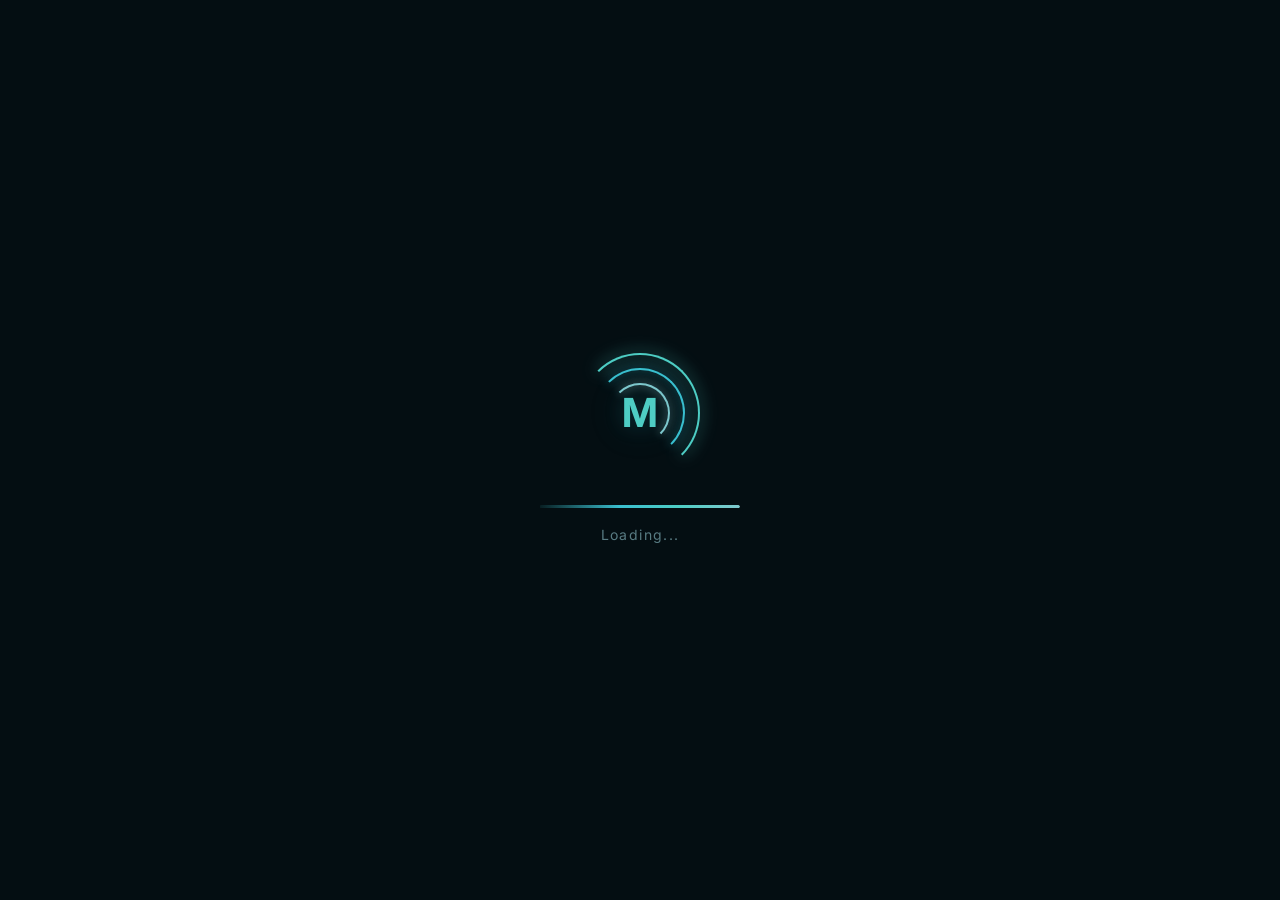
<file: osihao2.html>
<!DOCTYPE html>
<html lang="en">
<head>
    <meta charset="UTF-8">
    <meta name="viewport" content="width=device-width, initial-scale=1.0">
    <title>Md. Mursalin - Portfolio</title>
    <meta name="description" content="Hi, I'm Mursalin (osihao) — a backend developer from Bangladesh with experience in reverse engineering and game modding. This is my personal space.">

    <!-- Favicon -->
    <link rel="icon" type="image/svg+xml" href="data:image/svg+xml,<svg xmlns='http://www.w3.org/2000/svg' viewBox='0 0 64 64'><rect width='64' height='64' rx='14' fill='%23040e12'/><text x='50%25' y='54%25' dominant-baseline='middle' text-anchor='middle' font-family='Inter,sans-serif' font-size='36' font-weight='700' fill='%234ECDC4'>M</text></svg>">

    <!-- Open Graph -->
    <meta property="og:type" content="website">
    <meta property="og:title" content="Md. Mursalin - Portfolio">
    <meta property="og:description" content="Hi, I'm Md. Mursalin (osihao) — a backend developer from Bangladesh with experience in reverse engineering and game modding. This is my personal space.">
    <meta property="og:image" content="pfp.png">

    <!-- Twitter / Discord card -->
    <meta name="twitter:card" content="summary">
    <meta name="twitter:title" content="Md. Mursalin - Portfolio">
    <meta name="twitter:description" content="Hi, I'm Mursalin (osihao) — a backend developer from Bangladesh with experience in reverse engineering and game modding. This is my personal space.">
    <meta name="twitter:image" content="pfp.png">

    <link rel="preconnect" href="https://fonts.googleapis.com">
    <link rel="preconnect" href="https://fonts.gstatic.com" crossorigin>
    <link href="https://fonts.googleapis.com/css2?family=Inter:wght@300;400;500;600;700&display=swap" rel="stylesheet">
    <style>
* {
    margin: 0;
    padding: 0;
    box-sizing: border-box;
}

:root {
    --cyan: #4ECDC4;
    --cyan-deep: #2E9BA6;
    --cyan-light: #80C9CE;
    --cyan-soft: #C2E4E8;
    --aqua: #3ABFCF;
    --aqua-mid: #1F7A8C;
    --crystal: #9DCDD3;
    --lagoon: #0D4A52;
    --lagoon-deep: #081E22;
    --bg: #040e12;
    --bg-2: #07181e;
    --bg-card: rgba(60, 180, 190, 0.03);
    --text: #B8D4D8;
    --text-dim: rgba(140, 190, 200, 0.62);
    --text-muted: rgba(120, 170, 180, 0.55);
    --border: rgba(50, 155, 168, 0.16);
    --glow: rgba(50, 160, 175, 0.2);
    --glow-strong: rgba(60, 180, 195, 0.35);
}

body {
    font-family: 'Inter', -apple-system, BlinkMacSystemFont, sans-serif;
    background: radial-gradient(ellipse at 20% 20%, #001a22 0%, var(--bg) 60%),
                radial-gradient(ellipse at 80% 80%, #001520 0%, var(--bg) 60%);
    background-attachment: fixed;
    color: var(--text);
    min-height: 100vh;
    font-size: 14px;
    line-height: 1.6;
    overflow-x: hidden;
}

/* ===== AURORA BACKGROUND ===== */
.aurora-bg {
    position: fixed;
    top: 0; left: 0;
    width: 100%; height: 100%;
    pointer-events: none;
    z-index: 0;
    overflow: hidden;
}

.aurora-layer {
    position: absolute;
    border-radius: 50%;
    filter: blur(80px);
    opacity: 0.12;
    animation: aurora-drift linear infinite;
}

.aurora-layer:nth-child(1) {
    width: 600px; height: 400px;
    background: radial-gradient(ellipse, #1A5C6A, transparent);
    top: -100px; left: -100px;
    animation-duration: 22s;
    opacity: 0.07;
}

.aurora-layer:nth-child(2) {
    width: 500px; height: 350px;
    background: radial-gradient(ellipse, #164955, transparent);
    top: 30%; right: -150px;
    animation-duration: 28s;
    animation-direction: reverse;
    opacity: 0.05;
}

.aurora-layer:nth-child(3) {
    width: 700px; height: 300px;
    background: radial-gradient(ellipse, #1A6060, transparent);
    bottom: -50px; left: 20%;
    animation-duration: 25s;
    opacity: 0.04;
}

@keyframes aurora-drift {
    0%, 100% { transform: translate(0, 0) scale(1); }
    25% { transform: translate(40px, 30px) scale(1.05); }
    50% { transform: translate(20px, -20px) scale(0.95); }
    75% { transform: translate(-30px, 20px) scale(1.02); }
}

/* ===== LOADING SCREEN ===== */
.loading-screen {
    position: fixed;
    top: 0; left: 0;
    width: 100%; height: 100%;
    background: var(--bg);
    display: flex;
    align-items: center;
    justify-content: center;
    z-index: 10000;
    transition: opacity 0.8s ease, visibility 0.8s ease;
}

.loading-screen.hidden {
    opacity: 0;
    visibility: hidden;
}

.loader-content {
    text-align: center;
}

.loader-logo {
    position: relative;
    width: 120px;
    height: 120px;
    margin: 0 auto 2rem;
}

.loader-ring {
    position: absolute;
    border-radius: 50%;
    border: 2px solid transparent;
    top: 50%;
    left: 50%;
    transform: translate(-50%, -50%);
    animation: spin 1.5s linear infinite;
}

.loader-ring:nth-child(1) {
    width: 120px; height: 120px;
    border-top-color: var(--cyan);
    border-right-color: var(--cyan);
    animation-duration: 1.5s;
    filter: drop-shadow(0 0 8px var(--cyan));
}

.loader-ring:nth-child(2) {
    width: 90px; height: 90px;
    border-top-color: var(--aqua);
    border-right-color: var(--aqua);
    animation-duration: 2s;
    animation-direction: reverse;
    filter: drop-shadow(0 0 6px var(--aqua));
}

.loader-ring:nth-child(3) {
    width: 60px; height: 60px;
    border-top-color: var(--cyan-light);
    border-right-color: var(--cyan-light);
    animation-duration: 1.2s;
    filter: drop-shadow(0 0 5px var(--cyan-light));
}

@keyframes spin {
    0% { transform: translate(-50%, -50%) rotate(0deg); }
    100% { transform: translate(-50%, -50%) rotate(360deg); }
}

.loader-text {
    position: absolute;
    top: 50%;
    left: 50%;
    transform: translate(-50%, -50%);
    font-size: 2.5rem;
    font-weight: 700;
    color: var(--cyan);
    text-shadow: 0 0 20px var(--glow), 0 0 40px var(--glow);
    animation: crystal-pulse 2s ease-in-out infinite;
}

@keyframes crystal-pulse {
    0%, 100% { text-shadow: 0 0 16px rgba(60,175,185,0.4), 0 0 32px rgba(50,155,168,0.15); }
    50% { text-shadow: 0 0 22px rgba(60,175,185,0.55), 0 0 44px rgba(50,155,168,0.22); }
}

.loader-progress {
    width: 200px;
    height: 3px;
    background: rgba(50,150,165,0.12);
    border-radius: 2px;
    overflow: hidden;
    margin: 0 auto 1rem;
}

.loader-bar {
    height: 100%;
    background: linear-gradient(90deg, var(--lagoon-deep) 0%, var(--aqua) 40%, var(--cyan) 70%, var(--cyan-light) 100%);
    border-radius: 2px;
    animation: loading-bar 2s ease-in-out infinite;
    box-shadow: 0 0 10px var(--cyan);
}

@keyframes loading-bar {
    0% { width: 0%; }
    50% { width: 70%; }
    100% { width: 100%; }
}

.loader-message {
    color: var(--text-dim);
    font-size: 0.875rem;
    animation: pulse 1.5s ease-in-out infinite;
    letter-spacing: 0.1em;
}

@keyframes pulse {
    0%, 100% { opacity: 0.5; }
    50% { opacity: 1; }
}

/* ===== PARTICLES ===== */
#particle-container {
    position: fixed;
    top: 0; left: 0;
    width: 100%; height: 100%;
    pointer-events: none;
    z-index: 9999;
}

.particle {
    position: absolute;
    pointer-events: none;
    animation: particle-burst 1s ease-out forwards;
}

@keyframes particle-burst {
    0% { opacity: 1; transform: translate(0, 0) scale(1) rotate(0deg); }
    100% { opacity: 0; transform: translate(var(--tx), var(--ty)) scale(0.3) rotate(720deg); }
}

/* ===== FLOATING PARTICLES (background) ===== */
.float-particles {
    position: fixed;
    top: 0; left: 0;
    width: 100%; height: 100%;
    pointer-events: none;
    z-index: 1;
    overflow: hidden;
}

.float-dot {
    position: absolute;
    border-radius: 50%;
    animation: float-up linear infinite;
}

@keyframes float-up {
    0% { transform: translateY(100vh) rotate(0deg); opacity: 0; }
    10% { opacity: 1; }
    90% { opacity: 0.6; }
    100% { transform: translateY(-50px) rotate(360deg); opacity: 0; }
}

/* ===== MUSIC PLAYER ===== */
.floating-music-player {
    position: fixed;
    bottom: 2rem;
    right: 2rem;
    z-index: 1000;
    transition: opacity 0.4s ease, transform 0.5s cubic-bezier(0.34,1.56,0.64,1);
    will-change: transform, opacity;
}

.floating-music-player.hidden {
    opacity: 0;
    pointer-events: none;
    transform: translate3d(0, 18px, 0) scale(0.92);
}

.music-player-content {
    display: flex;
    align-items: center;
    gap: 0.65rem;
    padding: 0.75rem 1rem;
    background: linear-gradient(135deg, rgba(0,229,255,0.08) 0%, rgba(0,188,212,0.06) 100%);
    border: 1.5px solid rgba(50, 155, 168, 0.28);
    border-radius: 50px;
    backdrop-filter: blur(24px);
    -webkit-backdrop-filter: blur(24px);
    box-shadow: 0 8px 28px rgba(30,120,138,0.2), inset 0 1px 0 rgba(80,180,190,0.07);
    transition: border-color 0.35s ease, box-shadow 0.35s ease;
    transform: translateZ(0);
}

.music-player-content:hover {
    border-color: rgba(50, 155, 168, 0.42);
    box-shadow: 0 10px 30px rgba(40,140,155,0.2), inset 0 1px 0 rgba(80,180,190,0.09);
}

.floating-music-player.compact .music-player-content {
    padding: 0.55rem 0.7rem;
    gap: 0.3rem;
}

.floating-music-player.compact .music-text-container {
    display: none;
}

.music-text-container {
    display: flex;
    align-items: center;
    gap: 0.65rem;
    min-width: 0;
    flex: 1;
    transition: all 0.5s ease;
    overflow: hidden;
}

.music-text {
    font-size: 0.85rem;
    font-weight: 500;
    color: var(--cyan-light);
    white-space: nowrap;
    letter-spacing: 0.02em;
    animation: text-shimmer 3s ease-in-out infinite;
}

@keyframes text-shimmer {
    0%, 100% { color: var(--cyan-light); }
    50% { color: var(--cyan); text-shadow: 0 0 8px var(--cyan); }
}

/* ===== MUSIC DISC - FULLY ENHANCED ===== */
.music-disc-wrapper {
    position: relative;
    width: 32px;
    height: 32px;
    flex-shrink: 0;
}

.disc-outer-ring {
    position: absolute;
    inset: -4px;
    border-radius: 50%;
    border: 1.5px solid transparent;
    background: linear-gradient(var(--bg), var(--bg)) padding-box,
                conic-gradient(from 0deg, var(--cyan), var(--aqua), var(--cyan-light), var(--cyan)) border-box;
    opacity: 0;
    transition: opacity 0.5s ease;
}

.floating-music-player.playing .disc-outer-ring {
    opacity: 1;
    animation: disc-ring-spin 3s linear infinite;
}

@keyframes disc-ring-spin {
    from { transform: rotate(0deg); }
    to { transform: rotate(360deg); }
}

.music-disc-svg {
    width: 32px;
    height: 32px;
    position: relative;
    z-index: 1;
    transform-origin: center center;
    will-change: transform;
}

.floating-music-player.playing .music-disc-svg {
    animation: disc-spin-smooth 6s linear infinite;
    filter: drop-shadow(0 0 4px rgba(60,180,190,0.5));
}

@keyframes disc-spin-smooth {
    0%   { transform: rotate(0deg); }
    100% { transform: rotate(360deg); }
}

.disc-groove {
    stroke: var(--cyan-deep);
    opacity: 0.5;
    transition: all 0.4s ease;
}

.disc-label {
    fill: rgba(0, 80, 100, 0.8);
    transition: all 0.4s ease;
}

.disc-highlight {
    fill: rgba(0, 255, 255, 0.15);
    transition: all 0.4s ease;
}

.disc-center {
    fill: var(--cyan);
    transition: all 0.4s ease;
}

.floating-music-player.playing .disc-groove {
    stroke: var(--aqua);
    opacity: 0.8;
}

.floating-music-player.playing .disc-label {
    fill: rgba(0, 60, 80, 0.9);
}

.floating-music-player.playing .disc-center {
    fill: white;
    filter: drop-shadow(0 0 3px var(--cyan));
}

/* Track info stacked below disc title */
.music-track-info {
    display: flex;
    flex-direction: column;
    gap: 0.1rem;
    min-width: 0;
    flex: 1;
}

.music-artist {
    font-size: 0.7rem;
    color: var(--text-muted);
    white-space: nowrap;
    overflow: hidden;
    text-overflow: ellipsis;
    max-width: 140px;
    opacity: 0;
    transform: translateY(-3px);
    transition: opacity 0.4s ease, transform 0.4s ease;
}

.floating-music-player.playing .music-artist {
    opacity: 0.8;
    transform: translateY(0);
}

/* Controls row (prev / play / next) */
.music-controls {
    display: flex;
    align-items: center;
    gap: 0.42rem;
    flex-shrink: 0;
}

/* Skip buttons */
.music-skip-btn {
    width: 30px;
    height: 30px;
    border-radius: 50%;
    background: rgba(50,155,168,0.1);
    border: 1px solid rgba(50,155,168,0.18);
    color: var(--cyan-light);
    cursor: pointer;
    display: flex;
    align-items: center;
    justify-content: center;
    flex-shrink: 0;
    transition: background 0.22s ease, border-color 0.22s ease,
                transform 0.22s cubic-bezier(0.34,1.56,0.64,1),
                box-shadow 0.22s ease, opacity 0.22s ease;
    opacity: 0.7;
    touch-action: manipulation;
    -webkit-tap-highlight-color: transparent;
    will-change: transform;
}

.music-skip-btn:hover {
    background: rgba(50,155,168,0.2);
    border-color: rgba(50,155,168,0.38);
    transform: scale(1.15);
    box-shadow: 0 3px 10px rgba(40,140,155,0.2);
    opacity: 1;
}

.music-skip-btn:active { transform: scale(0.88) !important; transition-duration: 0.1s; }

/* Playlist button */
.music-playlist-btn {
    width: 30px;
    height: 30px;
    border-radius: 50%;
    background: rgba(50,155,168,0.1);
    border: 1px solid rgba(50,155,168,0.18);
    color: var(--cyan-light);
    cursor: pointer;
    display: flex;
    align-items: center;
    justify-content: center;
    flex-shrink: 0;
    transition: background 0.22s ease, border-color 0.22s ease,
                transform 0.22s cubic-bezier(0.34,1.56,0.64,1),
                box-shadow 0.22s ease, opacity 0.22s ease;
    opacity: 0.7;
    touch-action: manipulation;
    -webkit-tap-highlight-color: transparent;
    will-change: transform;
}

.music-playlist-btn:hover {
    background: rgba(50,155,168,0.2);
    border-color: rgba(50,155,168,0.38);
    transform: scale(1.13);
    box-shadow: 0 3px 10px rgba(40,140,155,0.2);
    opacity: 1;
}

.music-playlist-btn.active {
    background: rgba(50,155,168,0.24);
    border-color: rgba(50,155,168,0.48);
    transform: scale(1);
    opacity: 1;
}

/* Playlist panel — slides up */
.music-playlist-panel {
    position: absolute;
    bottom: calc(100% + 12px);
    right: 0;
    width: 285px;
    max-height: 0;
    overflow: hidden;
    background: rgba(4,14,22,0.97);
    border: 1px solid rgba(50,155,168,0.22);
    border-radius: 18px;
    backdrop-filter: blur(24px);
    -webkit-backdrop-filter: blur(24px);
    box-shadow: 0 -4px 28px rgba(30,115,132,0.18), 0 8px 24px rgba(0,0,0,0.45);
    transition: max-height 0.42s cubic-bezier(0.4,0,0.2,1),
                opacity 0.28s ease,
                transform 0.35s cubic-bezier(0.4,0,0.2,1);
    opacity: 0;
    transform: translate3d(0, 12px, 0) scale(0.97);
    pointer-events: none;
    z-index: 1001;
    will-change: transform, opacity;
}

.music-playlist-panel.open {
    max-height: 340px;
    opacity: 1;
    transform: translate3d(0, 0, 0) scale(1);
    pointer-events: all;
}

.playlist-header {
    display: flex;
    justify-content: space-between;
    align-items: center;
    padding: 0.85rem 1.1rem 0.55rem;
    border-bottom: 1px solid rgba(50,155,168,0.12);
}

.playlist-header-title {
    font-size: 0.74rem;
    font-weight: 600;
    color: var(--cyan-light);
    letter-spacing: 0.08em;
    text-transform: uppercase;
    opacity: 0.9;
}

.playlist-close-btn {
    background: none;
    border: none;
    color: rgba(140,190,200,0.5);
    cursor: pointer;
    width: 22px;
    height: 22px;
    border-radius: 50%;
    display: flex;
    align-items: center;
    justify-content: center;
    font-size: 0.78rem;
    transition: color 0.2s ease, background 0.2s ease;
}

.playlist-close-btn:hover {
    color: var(--cyan-light);
    background: rgba(50,155,168,0.15);
}

.playlist-items {
    overflow-y: auto;
    max-height: 264px;
    padding: 0.45rem 0.5rem 0.55rem;
    scrollbar-width: thin;
    scrollbar-color: rgba(50,148,160,0.2) transparent;
}

.playlist-item {
    display: flex;
    align-items: center;
    gap: 0.6rem;
    padding: 0.52rem 0.65rem;
    border-radius: 11px;
    cursor: pointer;
    border: 1px solid transparent;
    transition: background 0.22s ease, transform 0.2s ease, border-color 0.22s ease;
}

.playlist-item:hover {
    background: rgba(50,155,168,0.08);
    transform: translateX(3px);
}

.playlist-item.active {
    background: rgba(50,155,168,0.11);
    border-color: rgba(50,155,168,0.22);
}

.playlist-num {
    font-size: 0.69rem;
    color: rgba(120,180,190,0.45);
    width: 14px;
    text-align: center;
    flex-shrink: 0;
}

.playlist-item.active .playlist-num { display: none; }

.playlist-playing-icon {
    display: none;
    width: 14px;
    flex-shrink: 0;
    align-items: center;
    justify-content: center;
}

.playlist-item.active .playlist-playing-icon { display: flex; }

.playlist-item.active .playlist-playing-icon svg {
    color: var(--cyan);
    animation: playlist-pulse 1.5s ease-in-out infinite;
}

@keyframes playlist-pulse {
    0%, 100% { opacity: 1; transform: scale(1); }
    50% { opacity: 0.55; transform: scale(0.82); }
}

.playlist-track-info { flex: 1; min-width: 0; }

.playlist-title {
    font-size: 0.79rem;
    font-weight: 500;
    color: var(--text);
    white-space: nowrap;
    overflow: hidden;
    text-overflow: ellipsis;
    transition: color 0.2s ease;
}

.playlist-item.active .playlist-title { color: var(--cyan-light); }
.playlist-item:hover .playlist-title { color: var(--cyan-soft); }

.playlist-artist-label {
    font-size: 0.67rem;
    color: var(--text-muted);
    white-space: nowrap;
    overflow: hidden;
    text-overflow: ellipsis;
    opacity: 0.7;
}

/* Compact mode */
.floating-music-player.compact .music-controls { gap: 0.28rem; }
.floating-music-player.compact .music-skip-btn,
.floating-music-player.compact .music-playlist-btn { width: 26px; height: 26px; }

/* Music control button */
.music-control-btn {
    width: 46px;
    height: 46px;
    border-radius: 50%;
    background: linear-gradient(135deg, var(--aqua-mid) 0%, var(--lagoon) 100%);
    border: none;
    color: white;
    cursor: pointer;
    display: flex;
    align-items: center;
    justify-content: center;
    box-shadow: 0 4px 16px rgba(30,120,138,0.35);
    transition: all 0.4s cubic-bezier(0.34, 1.56, 0.64, 1);
    flex-shrink: 0;
    position: relative;
    overflow: hidden;
    will-change: transform, box-shadow;
}

.music-control-btn::before {
    content: '';
    position: absolute;
    inset: 0;
    background: radial-gradient(circle at 35% 35%, rgba(255,255,255,0.25) 0%, transparent 65%);
    border-radius: 50%;
}

.music-control-btn::after {
    content: '';
    position: absolute;
    inset: -2px;
    border-radius: 50%;
    background: conic-gradient(from 0deg, var(--cyan), var(--aqua), var(--cyan-light), var(--cyan));
    z-index: -1;
    opacity: 0;
    transition: opacity 0.4s ease;
    animation: btn-ring-spin 2s linear infinite;
}

.floating-music-player.playing .music-control-btn::after {
    opacity: 1;
}

@keyframes btn-ring-spin {
    from { transform: rotate(0deg); }
    to { transform: rotate(360deg); }
}

.music-control-btn:hover {
    transform: scale(1.1) rotate(4deg);
    box-shadow: 0 6px 22px rgba(30,120,138,0.5);
}

.music-control-btn:active {
    transform: scale(0.95);
}

.icon-container {
    position: relative;
    width: 20px;
    height: 20px;
    display: flex;
    align-items: center;
    justify-content: center;
}

.icon-container svg {
    position: absolute;
    transition: all 0.4s cubic-bezier(0.34, 1.56, 0.64, 1);
    will-change: transform, opacity;
}

.play-icon { opacity: 1; transform: scale(1) rotate(0deg); }
.pause-icon { opacity: 0; transform: scale(0.5) rotate(90deg); }
.play-icon.hidden { opacity: 0; transform: scale(0.5) rotate(-90deg); }
.pause-icon.hidden { opacity: 0; transform: scale(0.5) rotate(90deg); }
.pause-icon:not(.hidden) { opacity: 1; transform: scale(1) rotate(0deg); }

/* ===== PROFILE RINGS - INTERACTIVE & STUNNING ===== */
.pfp-container {
    position: relative;
    width: 150px;
    height: 150px;
    margin: 0 auto 3.5rem;
    cursor: pointer;
}

.profile-picture {
    position: absolute;
    top: 50%;
    left: 50%;
    transform: translate(-50%, -50%);
    width: 150px;
    height: 150px;
    border-radius: 50%;
    overflow: hidden;
    box-shadow: 0 0 16px rgba(50,155,168,0.2);
    transition: box-shadow 0.6s ease, transform 0.4s ease;
    z-index: 5;
}

.profile-picture img {
    width: 100%;
    height: 100%;
    object-fit: cover;
    transition: transform 0.6s ease;
}

.pfp-container:hover .profile-picture img {
    transform: scale(1.04);
}

/* ===== PROFILE GLITCH SWAP ===== */
@keyframes img-glitch {
    0%   { transform: scale(1.04) translate(0,0);    filter: none;                                         opacity: 1;  }
    6%   { transform: scale(1.04) translate(-4px,2px) skewX(3deg);  filter: hue-rotate(180deg) saturate(4); opacity: 0.85; }
    12%  { transform: scale(1.04) translate(4px,-2px) skewX(-3deg); filter: hue-rotate(-90deg) brightness(1.6); opacity: 0.9; }
    18%  { transform: scale(1.04) translate(-3px,0);               filter: hue-rotate(90deg) saturate(3);   opacity: 0.8; }
    24%  { transform: scale(1.04) translate(5px,3px)  skewX(4deg);  filter: hue-rotate(-180deg) saturate(5) brightness(0.6); opacity: 0.6; }
    32%  { transform: scale(1.04) translate(-5px,-3px) skewX(-2deg); filter: hue-rotate(270deg) saturate(3); opacity: 0.7; }
    40%  { transform: scale(1.04) translate(3px,1px);               filter: brightness(2) saturate(0);        opacity: 0.5; }
    48%  { transform: scale(1.04) translate(0,0);                   filter: brightness(0);                    opacity: 0;  }
    /* ── image src swaps here at 50% ── */
    52%  { transform: scale(1.04) translate(0,0);                   filter: brightness(0);                    opacity: 0;  }
    60%  { transform: scale(1.04) translate(-4px,3px) skewX(-3deg); filter: hue-rotate(90deg) saturate(4);   opacity: 0.5; }
    68%  { transform: scale(1.04) translate(4px,-2px) skewX(2deg);  filter: hue-rotate(-90deg) brightness(1.5); opacity: 0.7; }
    76%  { transform: scale(1.04) translate(-3px,0)  skewX(-1deg);  filter: hue-rotate(180deg) saturate(2);  opacity: 0.85; }
    84%  { transform: scale(1.04) translate(2px,1px);               filter: hue-rotate(-45deg) saturate(1.5); opacity: 0.9; }
    92%  { transform: scale(1.04) translate(-1px,0);                filter: hue-rotate(20deg);                 opacity: 0.95; }
    100% { transform: scale(1.04) translate(0,0);                   filter: none;                             opacity: 1;  }
}

.profile-picture img.glitch-anim {
    animation: img-glitch 0.85s ease-in-out forwards !important;
}

/* Orbit rings */
.orbit-ring {
    position: absolute;
    border-radius: 50%;
    top: 50%;
    left: 50%;
    transform: translate(-50%, -50%);
    transition: border-color 0.6s ease, filter 0.6s ease;
    pointer-events: none;
    /* Paused by default — only spin on hover or music playing */
    animation-play-state: paused;
}

/* Ring 1 - inner dashed */
.ring-1 {
    width: 164px;
    height: 164px;
    border: 1.5px dashed rgba(50, 155, 165, 0.35);
    animation: ring-rotate-cw 22s linear infinite;
    animation-play-state: paused;
}

/* Ring 3 - outer glow ring */
.ring-3 {
    width: 200px;
    height: 200px;
    border: 1px solid rgba(40, 140, 155, 0.18);
    animation: ring-rotate-cw 45s linear infinite;
    animation-play-state: paused;
}

/* Ring 4 - outermost subtle pulse only (no spin) */
.ring-4 {
    width: 218px;
    height: 218px;
    border: 1px solid rgba(40, 130, 145, 0.08);
    animation: ring-pulse 6s ease-in-out infinite;
    animation-play-state: running;
}

/* Orbiting dots on rings */
.orbit-dot {
    position: absolute;
    border-radius: 50%;
    top: 50%;
    left: 50%;
    pointer-events: none;
    z-index: 3;
}

.orbit-dot-1 {
    width: 6px; height: 6px;
    background: var(--cyan);
    box-shadow: 0 0 8px rgba(60,175,185,0.7);
    margin-top: -3px;
    margin-left: -82px;
    animation: orbit-dot-cw 22s linear infinite;
    animation-play-state: paused;
    transform-origin: 82px 3px;
    opacity: 0;
    transition: opacity 0.5s ease;
}

.orbit-dot-2 {
    width: 4px; height: 4px;
    background: var(--cyan-light);
    box-shadow: 0 0 6px rgba(100,190,200,0.6);
    margin-top: -2px;
    margin-left: -82px;
    animation: orbit-dot-cw 22s linear infinite;
    animation-delay: -11s;
    animation-play-state: paused;
    transform-origin: 82px 2px;
    opacity: 0;
    transition: opacity 0.5s ease;
}

.orbit-dot-3 {
    width: 5px; height: 5px;
    background: var(--aqua);
    box-shadow: 0 0 7px rgba(50,160,175,0.6);
    margin-top: -2.5px;
    margin-left: -90px;
    animation: orbit-dot-ccw 32s linear infinite;
    animation-play-state: paused;
    transform-origin: 90px 2.5px;
    opacity: 0;
    transition: opacity 0.5s ease;
}

.orbit-dot-4 {
    width: 3px; height: 3px;
    background: rgba(180,220,225,0.9);
    box-shadow: 0 0 5px rgba(80,180,190,0.5);
    margin-top: -1.5px;
    margin-left: -90px;
    animation: orbit-dot-ccw 32s linear infinite;
    animation-delay: -16s;
    animation-play-state: paused;
    transform-origin: 90px 1.5px;
    opacity: 0;
    transition: opacity 0.5s ease;
}

@keyframes ring-rotate-cw {
    from { transform: translate(-50%, -50%) rotate(0deg); }
    to { transform: translate(-50%, -50%) rotate(360deg); }
}

@keyframes ring-rotate-ccw {
    from { transform: translate(-50%, -50%) rotate(360deg); }
    to { transform: translate(-50%, -50%) rotate(0deg); }
}

@keyframes ring-pulse {
    0%, 100% { 
        transform: translate(-50%, -50%) scale(1); 
        border-color: rgba(40,130,145,0.08); 
        box-shadow: none;
    }
    50% { 
        transform: translate(-50%, -50%) scale(1.04); 
        border-color: rgba(50,148,160,0.18); 
        box-shadow: 0 0 18px rgba(50,148,160,0.04);
    }
}

@keyframes orbit-dot-cw {
    from { transform: rotate(0deg) translateX(82px); }
    to { transform: rotate(360deg) translateX(82px); }
}

@keyframes orbit-dot-ccw {
    from { transform: rotate(360deg) translateX(90px); }
    to { transform: rotate(0deg) translateX(90px); }
}

/* Interactive hover state for rings — START spinning */
.pfp-container:hover .ring-1 {
    border-color: rgba(50, 160, 170, 0.65);
    filter: drop-shadow(0 0 6px rgba(50,160,170,0.35));
    animation-play-state: running;
}

.pfp-container:hover .ring-3 {
    border-color: rgba(40, 140, 155, 0.35);
    animation-play-state: running;
}

.pfp-container:hover .ring-4 {
    border-color: rgba(40, 130, 145, 0.18);
    animation: ring-pulse-fast 3s ease-in-out infinite;
}

.pfp-container:hover .orbit-dot-1,
.pfp-container:hover .orbit-dot-2,
.pfp-container:hover .orbit-dot-3,
.pfp-container:hover .orbit-dot-4 {
    opacity: 1;
    animation-play-state: running;
}

.pfp-container:hover .profile-picture {
    box-shadow: 0 0 22px rgba(50,155,168,0.4), 0 0 40px rgba(40,140,155,0.15);
}

@keyframes ring-pulse-fast {
    0%, 100% { transform: translate(-50%, -50%) scale(1); border-color: rgba(40,130,145,0.18); }
    50% { transform: translate(-50%, -50%) scale(1.04); border-color: rgba(50,155,168,0.28); }
}

/* Music playing state — spin at medium speed */
body.music-playing .ring-1 {
    border-color: rgba(55, 165, 175, 0.7);
    filter: drop-shadow(0 0 8px rgba(55,165,175,0.45));
    animation-play-state: running;
    animation-duration: 14s;
}

body.music-playing .ring-3 {
    border-color: rgba(45, 148, 160, 0.35);
    animation-play-state: running;
    animation-duration: 32s;
}

body.music-playing .ring-4 {
    border-color: rgba(40, 135, 148, 0.14);
    animation: ring-music-pulse 3.5s ease-in-out infinite;
}

body.music-playing .orbit-dot-1,
body.music-playing .orbit-dot-2,
body.music-playing .orbit-dot-3,
body.music-playing .orbit-dot-4 {
    opacity: 1;
    animation-play-state: running;
}

body.music-playing .profile-picture {
    box-shadow: 
        0 0 20px rgba(50,155,168,0.5),
        0 0 45px rgba(40,140,155,0.2);
    animation: profile-glow-crystal 4s ease-in-out infinite;
}

@keyframes ring-music-pulse {
    0%, 100% { transform: translate(-50%, -50%) scale(1); border-color: rgba(40,135,148,0.14); }
    50% { transform: translate(-50%, -50%) scale(1.05); border-color: rgba(50,155,168,0.22); }
}

@keyframes profile-glow-crystal {
    0%, 100% { box-shadow: 0 0 20px rgba(50,155,168,0.5), 0 0 45px rgba(40,140,155,0.2); }
    50% { box-shadow: 0 0 28px rgba(55,165,178,0.6), 0 0 55px rgba(45,150,165,0.25); }
}

/* ===== PAGES ===== */
.page {
    display: none;
    min-height: 100vh;
    padding: 2rem 1rem;
    padding-bottom: 8rem;
    opacity: 0;
    transition: opacity 0.6s ease, transform 0.6s ease;
    position: relative;
    z-index: 2;
}

.page.active {
    display: flex;
    animation: pageSlideIn 0.6s cubic-bezier(0.22, 1, 0.36, 1) forwards;
}

.page.slide-out {
    animation: pageSlideOut 0.4s ease forwards;
}

@keyframes pageSlideIn {
    from { opacity: 0; transform: translateY(30px) scale(0.98); }
    to { opacity: 1; transform: translateY(0) scale(1); }
}

@keyframes pageSlideOut {
    from { opacity: 1; transform: translateY(0) scale(1); }
    to { opacity: 0; transform: translateY(-30px) scale(0.98); }
}

.container {
    max-width: 700px;
    margin: 0 auto;
    width: 100%;
    position: relative;
    z-index: 2;
}

/* ===== LANDING PAGE ===== */
.profile-section {
    text-align: center;
    margin-bottom: 2.5rem;
    display: flex;
    flex-direction: column;
    align-items: center;
    padding-top: 2.5rem;
}

/* ===== ANIMATED NAME ===== */
h1 {
    font-size: 2.25rem;
    font-weight: 700;
    margin-bottom: 0.5rem;
    color: var(--cyan-soft);
}

.animated-name {
    background: linear-gradient(90deg, #7ECECE, #A8D8DC, #6BBEC5, #8ECDD2, #A8D8DC, #7ECECE);
    background-size: 300% 100%;
    -webkit-background-clip: text;
    background-clip: text;
    -webkit-text-fill-color: transparent;
    animation: gradient-flow 6s ease-in-out infinite, titleFadeIn 0.8s ease-out;
    position: relative;
    display: inline-block;
}

.animated-name::after {
    content: 'Md. Mursalin (osihao)';
    position: absolute;
    left: 0; top: 0;
    background: inherit;
    background-clip: text;
    -webkit-background-clip: text;
    -webkit-text-fill-color: transparent;
    z-index: -1;
    filter: blur(16px);
    opacity: 0.4;
}

.animated-name:hover {
    animation: gradient-flow 2s ease-in-out infinite, titleFadeIn 0.8s ease-out;
    transform: scale(1.03);
}

@keyframes gradient-flow {
    0%, 100% { background-position: 0% 50%; }
    50% { background-position: 100% 50%; }
}

@keyframes titleFadeIn {
    from { opacity: 0; transform: translateY(-10px); }
    to { opacity: 1; transform: translateY(0); }
}

.bio {
    font-size: 0.95rem;
    color: var(--text-dim);
    max-width: 420px;
    margin: 1rem auto 0;
    font-weight: 300;
    animation: bioFadeIn 1s ease-out 0.2s both;
}

@keyframes bioFadeIn {
    from { opacity: 0; transform: translateY(10px); }
    to { opacity: 1; transform: translateY(0); }
}

/* ===== QUOTE BLOCK ===== */
.quote-block {
    background: linear-gradient(135deg, rgba(0,229,255,0.06) 0%, rgba(0,188,212,0.03) 100%);
    border-left: 2px solid var(--cyan-deep);
    padding: 0.875rem 1.25rem;
    border-radius: 6px;
    margin: 1rem 0;
    max-width: 440px;
    transition: all 0.4s ease;
    position: relative;
    overflow: hidden;
}

.quote-block::before {
    content: '';
    position: absolute;
    top: 0; left: 0;
    width: 2px;
    height: 100%;
    background: linear-gradient(to bottom, var(--cyan), var(--cyan-light), var(--aqua));
}

.quote-block:hover {
    background: linear-gradient(135deg, rgba(0,229,255,0.1) 0%, rgba(0,188,212,0.06) 100%);
    transform: translateX(6px);
    box-shadow: 0 4px 20px rgba(0,229,255,0.1);
}

.quote-text {
    font-size: 0.875rem;
    font-style: italic;
    color: var(--text-dim);
    line-height: 1.6;
}

/* ===== NAV SECTION ===== */
.nav-section {
    display: flex;
    gap: 1rem;
    justify-content: center;
    flex-wrap: wrap;
    margin-top: 2.5rem;
}

.nav-link {
    display: inline-flex;
    align-items: center;
    gap: 0.75rem;
    padding: 0.875rem 1.5rem;
    background: rgba(0, 229, 255, 0.04);
    border: 1px solid var(--border);
    border-radius: 25px;
    color: var(--text);
    font-size: 0.95rem;
    font-weight: 500;
    cursor: pointer;
    transition: all 0.4s cubic-bezier(0.34, 1.56, 0.64, 1);
    backdrop-filter: blur(12px);
    position: relative;
    overflow: hidden;
}

.nav-link::before {
    content: '';
    position: absolute;
    top: 50%; left: 50%;
    width: 0; height: 0;
    border-radius: 50%;
    background: rgba(0, 229, 255, 0.12);
    transform: translate(-50%, -50%);
    transition: width 0.6s ease, height 0.6s ease;
}

.nav-link:hover::before { width: 300px; height: 300px; }

.nav-link::after {
    content: '';
    position: absolute;
    inset: -1px;
    border-radius: 25px;
    background: linear-gradient(135deg, rgba(50,160,175,0.25), rgba(80,190,200,0.08), rgba(40,148,162,0.25));
    z-index: -1;
    opacity: 0;
    transition: opacity 0.4s ease;
}

.nav-link:hover::after { opacity: 1; }

.nav-link:hover {
    background: rgba(50, 155, 168, 0.08);
    border-color: rgba(50, 155, 168, 0.35);
    transform: translateY(-4px) scale(1.03);
    box-shadow: 0 8px 24px rgba(40,140,155,0.18);
    color: var(--cyan-soft);
}

.nav-link:active { transform: translateY(-2px) scale(1.01); }

.nav-link svg {
    stroke: var(--cyan-deep);
    position: relative;
    z-index: 1;
    transition: all 0.3s ease;
}

.nav-link:hover svg {
    stroke: var(--cyan);
    transform: scale(1.15) rotate(5deg);
    filter: drop-shadow(0 0 4px var(--cyan));
}

.nav-link span { position: relative; z-index: 1; }

/* ===== PAGE HEADER ===== */
.page-header {
    display: flex;
    align-items: center;
    gap: 1rem;
    margin-bottom: 2.5rem;
    animation: headerSlideIn 0.6s ease-out;
}

@keyframes headerSlideIn {
    from { opacity: 0; transform: translateX(-20px); }
    to { opacity: 1; transform: translateX(0); }
}

.back-btn {
    display: inline-flex;
    align-items: center;
    gap: 0.5rem;
    padding: 0.75rem 1.25rem;
    background: rgba(0, 229, 255, 0.04);
    border: 1px solid var(--border);
    border-radius: 25px;
    color: var(--text);
    font-size: 0.9rem;
    cursor: pointer;
    transition: all 0.3s cubic-bezier(0.34, 1.56, 0.64, 1);
    backdrop-filter: blur(10px);
}

.back-btn:hover {
    background: rgba(0, 229, 255, 0.08);
    border-color: rgba(0, 229, 255, 0.35);
    transform: translateX(-6px);
    box-shadow: 0 4px 15px rgba(0,229,255,0.15);
    color: var(--cyan-soft);
}

.back-btn svg { stroke: var(--cyan-deep); transition: stroke 0.3s ease; }
.back-btn:hover svg { stroke: var(--cyan); }

h2 {
    font-size: 1.75rem;
    font-weight: 600;
    background: linear-gradient(90deg, var(--cyan-soft), var(--cyan-light));
    -webkit-background-clip: text;
    background-clip: text;
    -webkit-text-fill-color: transparent;
}

/* ===== CONTENT GRID ===== */
.content-grid {
    display: grid;
    grid-template-columns: repeat(auto-fill, minmax(280px, 1fr));
    gap: 1.5rem;
    animation: gridFadeIn 0.8s ease-out 0.2s both;
}

@keyframes gridFadeIn {
    from { opacity: 0; transform: translateY(20px); }
    to { opacity: 1; transform: translateY(0); }
}

/* ===== CARDS ===== */
.card {
    background: rgba(0, 229, 255, 0.025);
    border: 1px solid var(--border);
    border-radius: 18px;
    padding: 1.75rem;
    transition: all 0.45s cubic-bezier(0.34, 1.56, 0.64, 1);
    backdrop-filter: blur(12px);
    cursor: pointer;
    position: relative;
    overflow: hidden;
}

.card::before {
    content: '';
    position: absolute;
    top: 0; left: 0; right: 0;
    height: 1px;
    background: linear-gradient(90deg, transparent, rgba(50,158,172,0.22), transparent);
    transition: opacity 0.4s ease;
    opacity: 0;
}

.card:hover::before { opacity: 1; }

.card::after {
    content: '';
    position: absolute;
    inset: 0;
    border-radius: 18px;
    background: linear-gradient(135deg, rgba(0,229,255,0.04) 0%, transparent 60%);
    opacity: 0;
    transition: opacity 0.4s ease;
    pointer-events: none;
}

.card:hover::after { opacity: 1; }

.card:hover {
    background: rgba(50, 155, 168, 0.05);
    border-color: rgba(50, 155, 168, 0.28);
    transform: translateY(-7px) scale(1.015);
    box-shadow: 
        0 12px 35px rgba(40,140,155,0.14),
        inset 0 1px 0 rgba(80,180,190,0.06);
}

.card-header {
    display: flex;
    justify-content: space-between;
    align-items: flex-start;
    margin-bottom: 1rem;
}

.card-icon {
    font-size: 2.5rem;
    filter: drop-shadow(0 0 6px rgba(50,160,175,0.2));
    transition: transform 0.3s ease, filter 0.3s ease;
}

.card:hover .card-icon {
    transform: scale(1.1) rotate(-4deg);
    filter: drop-shadow(0 0 9px rgba(50,160,175,0.38));
}

.card-badge {
    font-size: 0.75rem;
    padding: 0.35rem 0.75rem;
    background: linear-gradient(135deg, rgba(50,155,168,0.1) 0%, rgba(40,140,155,0.07) 100%);
    border: 1px solid rgba(50, 155, 168, 0.2);
    border-radius: 12px;
    color: var(--cyan-light);
    font-weight: 500;
    transition: all 0.3s ease;
}

.card:hover .card-badge {
    background: linear-gradient(135deg, rgba(50,155,168,0.16) 0%, rgba(40,140,155,0.1) 100%);
    border-color: rgba(50, 155, 168, 0.32);
    box-shadow: 0 0 8px rgba(45,145,160,0.1);
}

.card h3 {
    font-size: 1.2rem;
    font-weight: 600;
    color: var(--text);
    margin-bottom: 0.75rem;
    transition: color 0.3s ease;
}

.card:hover h3 { color: var(--cyan-soft); }

.card-description {
    font-size: 0.9rem;
    color: var(--text-dim);
    line-height: 1.6;
    margin-bottom: 1rem;
}

.game-profile-info {
    display: flex;
    flex-direction: column;
    gap: 0.75rem;
    margin: 1rem 0;
    padding: 1rem;
    background: rgba(0, 229, 255, 0.04);
    border-radius: 10px;
    border: 1px solid rgba(0, 229, 255, 0.1);
    transition: all 0.3s ease;
}

.card:hover .game-profile-info {
    background: rgba(0, 229, 255, 0.07);
    border-color: rgba(0, 229, 255, 0.18);
}

.profile-item {
    display: flex;
    align-items: center;
    gap: 0.5rem;
    font-size: 0.85rem;
}

.profile-item svg { stroke: var(--cyan-deep); flex-shrink: 0; }
.profile-label { font-weight: 500; color: var(--cyan-light); }
.profile-value { color: var(--text); font-weight: 400; }

.game-link {
    color: var(--cyan-light);
    text-decoration: none;
    display: inline-flex;
    align-items: center;
    gap: 0.35rem;
    transition: all 0.3s ease;
    margin-left: auto;
}

.game-link:hover {
    color: var(--cyan);
    gap: 0.5rem;
    text-shadow: 0 0 6px rgba(50,165,178,0.3);
}

.game-link svg { stroke: currentColor; transition: transform 0.3s ease; }
.game-link:hover svg { transform: translateX(2px) translateY(-2px); }

.card-details {
    display: flex;
    flex-direction: column;
    gap: 0.75rem;
    margin: 1.25rem 0 0 0;
    padding-top: 1rem;
    border-top: 1px solid var(--border);
}

.detail-item {
    display: flex;
    align-items: center;
    gap: 0.5rem;
    font-size: 0.85rem;
    color: var(--text-dim);
    transition: color 0.3s ease;
}

.card:hover .detail-item { color: var(--text); }
.detail-item svg { stroke: var(--cyan-deep); flex-shrink: 0; }
.detail-label { font-weight: 500; color: var(--cyan-light); }

.card-tags {
    display: flex;
    gap: 0.5rem;
    flex-wrap: wrap;
    margin-top: 1rem;
}

.tag {
    font-size: 0.75rem;
    padding: 0.3rem 0.7rem;
    background: rgba(0, 229, 255, 0.07);
    border: 1px solid rgba(0, 229, 255, 0.18);
    border-radius: 12px;
    color: var(--cyan-light);
    transition: all 0.3s ease;
}

.card:hover .tag {
    background: rgba(50, 155, 168, 0.10);
    border-color: rgba(50, 155, 168, 0.25);
    transform: translateY(-2px);
    box-shadow: 0 2px 6px rgba(40,140,155,0.1);
}

/* ===== SOCIAL GRID ===== */
.social-grid {
    display: grid;
    grid-template-columns: repeat(auto-fill, minmax(200px, 1fr));
    gap: 1rem;
    animation: gridFadeIn 0.8s ease-out 0.2s both;
}

.social-link {
    display: flex;
    align-items: center;
    gap: 1rem;
    padding: 1.25rem;
    background: rgba(0, 229, 255, 0.025);
    border: 1px solid var(--border);
    border-radius: 16px;
    color: var(--text);
    text-decoration: none;
    transition: all 0.4s cubic-bezier(0.34, 1.56, 0.64, 1);
    backdrop-filter: blur(12px);
    position: relative;
    overflow: hidden;
}

.social-link::before {
    content: '';
    position: absolute;
    top: 0; left: 0; right: 0;
    height: 1px;
    background: linear-gradient(90deg, transparent, rgba(50,160,175,0.3), transparent);
    opacity: 0;
    transition: opacity 0.3s ease;
}

.social-link:hover::before { opacity: 1; }

.social-link:hover {
    background: rgba(50, 155, 168, 0.05);
    border-color: rgba(50, 155, 168, 0.30);
    transform: translateY(-5px) scale(1.015);
    box-shadow: 0 8px 24px rgba(40,140,155,0.14);
}

.social-icon {
    width: 44px; height: 44px;
    border-radius: 12px;
    display: flex;
    align-items: center;
    justify-content: center;
    flex-shrink: 0;
    transition: transform 0.4s cubic-bezier(0.34, 1.56, 0.64, 1), box-shadow 0.3s ease;
}

.social-link:hover .social-icon {
    transform: scale(1.15) rotate(-5deg);
}

.facebook-icon { background: linear-gradient(135deg, #1877F2, #0d5dbf); }
.discord-icon { background: linear-gradient(135deg, #5865F2, #4752C4); }
.gmail-icon { background: linear-gradient(135deg, #EA4335, #c5221f); }

.social-icon svg { color: white; filter: drop-shadow(0 2px 4px rgba(0,0,0,0.3)); }
.social-info { flex: 1; }

.social-name {
    font-size: 1rem;
    font-weight: 600;
    color: var(--text);
    margin-bottom: 0.25rem;
    transition: color 0.3s ease;
}

.social-link:hover .social-name { color: var(--cyan-soft); }

.social-meta { font-size: 0.8rem; color: var(--text-dim); }

.external-icon {
    stroke: var(--cyan-deep);
    flex-shrink: 0;
    transition: transform 0.3s ease, stroke 0.3s ease;
}

.social-link:hover .external-icon {
    transform: translateX(3px) translateY(-3px);
    stroke: var(--cyan);
}

/* ===== FLOATING PARTICLES (decorative bubbles) ===== */
.bubble {
    position: absolute;
    border-radius: 50%;
    border: 1px solid rgba(0,229,255,0.15);
    animation: bubble-rise linear infinite;
    pointer-events: none;
}

@keyframes bubble-rise {
    0% { transform: translateY(100px) scale(0); opacity: 0; }
    10% { opacity: 1; transform: translateY(80px) scale(1); }
    90% { opacity: 0.3; }
    100% { transform: translateY(-100vh) scale(0.8); opacity: 0; }
}

/* ===== SCROLLBAR ===== */
::-webkit-scrollbar { width: 6px; }
::-webkit-scrollbar-track { background: var(--bg); }
::-webkit-scrollbar-thumb { background: rgba(50,150,165,0.22); border-radius: 3px; }
::-webkit-scrollbar-thumb:hover { background: rgba(50,155,168,0.38); }

/* ===== ABOUT PAGE ===== */
.about-grid {
    display: flex;
    flex-direction: column;
    gap: 1.5rem;
    animation: gridFadeIn 0.8s ease-out 0.2s both;
}

.about-card {
    background: rgba(0, 229, 255, 0.025);
    border: 1px solid var(--border);
    border-radius: 18px;
    padding: 1.75rem;
    backdrop-filter: blur(12px);
    position: relative;
    overflow: hidden;
    transition: all 0.4s cubic-bezier(0.34, 1.56, 0.64, 1);
}

.about-card::before {
    content: '';
    position: absolute;
    top: 0; left: 0; right: 0;
    height: 1px;
    background: linear-gradient(90deg, transparent, rgba(50,158,172,0.22), transparent);
    opacity: 0;
    transition: opacity 0.4s ease;
}

.about-card:hover::before { opacity: 1; }

.about-card:hover {
    background: rgba(50, 155, 168, 0.05);
    border-color: rgba(50, 155, 168, 0.28);
    box-shadow: 0 12px 35px rgba(40,140,155,0.12);
}

.about-card-header {
    display: flex;
    align-items: center;
    gap: 0.85rem;
    margin-bottom: 1.25rem;
}

.about-card-icon {
    width: 44px;
    height: 44px;
    border-radius: 12px;
    background: linear-gradient(135deg, rgba(50,155,168,0.15), rgba(40,140,155,0.08));
    border: 1px solid rgba(50,155,168,0.22);
    display: flex;
    align-items: center;
    justify-content: center;
    flex-shrink: 0;
    font-size: 1.35rem;
    transition: transform 0.3s ease, box-shadow 0.3s ease;
}

.about-card:hover .about-card-icon {
    transform: scale(1.1) rotate(-4deg);
    box-shadow: 0 4px 14px rgba(40,140,155,0.18);
}

.about-card-title {
    font-size: 1.2rem;
    font-weight: 600;
    color: var(--text);
    transition: color 0.3s ease;
}

.about-card:hover .about-card-title { color: var(--cyan-soft); }

.about-card-subtitle {
    font-size: 0.8rem;
    color: var(--text-muted);
    margin-top: 0.15rem;
    letter-spacing: 0.03em;
}

.about-card-body {
    font-size: 0.9rem;
    color: var(--text-dim);
    line-height: 1.7;
}

.about-card-body p + p { margin-top: 0.6rem; }

/* Skill pills */
.skill-pills {
    display: flex;
    flex-wrap: wrap;
    gap: 0.5rem;
    margin-top: 1.1rem;
}

.skill-pill {
    display: inline-flex;
    align-items: center;
    gap: 0.35rem;
    font-size: 0.78rem;
    padding: 0.3rem 0.75rem;
    background: rgba(50,155,168,0.08);
    border: 1px solid rgba(50,155,168,0.2);
    border-radius: 20px;
    color: var(--cyan-light);
    font-weight: 500;
    transition: all 0.3s ease;
}

.skill-pill:hover {
    background: rgba(50,155,168,0.15);
    border-color: rgba(50,155,168,0.35);
    transform: translateY(-2px);
    box-shadow: 0 3px 10px rgba(40,140,155,0.12);
}

/* Experience / role item */
.role-item {
    display: flex;
    gap: 1rem;
    padding: 0.85rem 0;
    border-bottom: 1px solid rgba(50,155,168,0.08);
}

.role-item:last-child { border-bottom: none; padding-bottom: 0; }
.role-item:first-child { padding-top: 0; }

.role-dot {
    width: 10px;
    height: 10px;
    border-radius: 50%;
    background: var(--cyan-deep);
    border: 2px solid var(--cyan);
    flex-shrink: 0;
    margin-top: 0.35rem;
    box-shadow: 0 0 6px rgba(50,165,178,0.35);
}

.role-content { flex: 1; }

.role-title {
    font-size: 0.92rem;
    font-weight: 600;
    color: var(--text);
    margin-bottom: 0.2rem;
}

.role-desc {
    font-size: 0.84rem;
    color: var(--text-dim);
    line-height: 1.6;
}

/* ===== RESPONSIVE ===== */
@media (max-width: 768px) {
    h1 { font-size: 1.75rem; }
    h2 { font-size: 1.4rem; }
    .content-grid { grid-template-columns: 1fr; }
    .social-grid { grid-template-columns: 1fr; }
    .nav-section { gap: 0.75rem; }
    .nav-link { padding: 0.75rem 1.25rem; font-size: 0.875rem; }
    .floating-music-player { bottom: 1.5rem; right: 1rem; left: 1rem; }
    .floating-music-player.compact { left: auto; right: 1rem; }
    .music-player-content { width: 100%; justify-content: space-between; }
    .floating-music-player.compact .music-player-content { width: auto; }
    .music-text-container { min-width: 0; flex: 1; }
    .music-text { font-size: 0.8rem; }
    .music-skip-btn { width: 27px; height: 27px; }
    .music-playlist-btn { width: 27px; height: 27px; }
    /* On mobile the panel becomes viewport-fixed so it can never be clipped */
    .music-playlist-panel {
        position: fixed;
        bottom: 5.5rem;
        left: 1rem;
        right: 1rem;
        width: auto;
        border-radius: 16px;
        /* reset absolute-mode offset */
        transform: translate3d(0, 10px, 0) scale(0.97);
    }
    .music-playlist-panel.open {
        transform: translate3d(0, 0, 0) scale(1);
    }
    .page { padding-bottom: 10rem; }
}

@media (max-width: 480px) {
    .pfp-container { width: 120px; height: 120px; }
    .profile-picture { width: 120px; height: 120px; }
    .ring-1 { width: 140px; height: 140px; }
    .ring-3 { width: 182px; height: 182px; }
    .ring-4 { width: 204px; height: 204px; }
    .music-control-btn { width: 42px; height: 42px; }
    .music-control-btn svg { width: 17px; height: 17px; }
    .music-skip-btn { width: 26px; height: 26px; }
    .music-playlist-btn { width: 26px; height: 26px; }
    .music-playlist-panel { bottom: 5rem; left: 0.75rem; right: 0.75rem; }
}

@media (prefers-reduced-motion: reduce) {
    *, *::before, *::after {
        animation-duration: 0.01ms !important;
        animation-iteration-count: 1 !important;
        transition-duration: 0.01ms !important;
    }
}
    </style>
</head>
<body>

<!-- Aurora background layers -->
<div class="aurora-bg">
    <div class="aurora-layer"></div>
    <div class="aurora-layer"></div>
    <div class="aurora-layer"></div>
</div>

<!-- Particle container for click effects -->
<div id="particle-container"></div>

<!-- Audio -->
<audio id="background-music">
    <source src="paranoid.mp3" type="audio/mpeg">
</audio>

<!-- Loading screen -->
<div id="loading-screen" class="loading-screen">
    <div class="loader-content">
        <div class="loader-logo">
            <div class="loader-ring"></div>
            <div class="loader-ring"></div>
            <div class="loader-ring"></div>
            <div class="loader-text">M</div>
        </div>
        <div class="loader-progress">
            <div class="loader-bar"></div>
        </div>
        <p class="loader-message">Loading...</p>
    </div>
</div>

<!-- Music Player -->
<div id="floating-music-player" class="floating-music-player">
    <!-- Playlist panel (slides up) -->
    <div class="music-playlist-panel" id="music-playlist-panel">
        <div class="playlist-header">
            <span class="playlist-header-title">♫ Playlist</span>
            <button class="playlist-close-btn" id="playlist-close-btn" aria-label="Close playlist">✕</button>
        </div>
        <div class="playlist-items" id="playlist-items"></div>
    </div>

    <div class="music-player-content">
        <!-- Disc + track info -->
        <div class="music-text-container">
            <div class="music-disc-wrapper">
                <div class="disc-outer-ring"></div>
                <svg class="music-disc-svg" viewBox="0 0 32 32" fill="none" xmlns="http://www.w3.org/2000/svg">
                    <g class="disc-body">
                        <circle cx="16" cy="16" r="14" fill="#001a22" stroke="rgba(0,188,212,0.4)" stroke-width="1.5"/>
                        <circle class="disc-groove" cx="16" cy="16" r="12" stroke-width="0.8" fill="none"/>
                        <circle class="disc-groove" cx="16" cy="16" r="10" stroke-width="0.6" fill="none" opacity="0.7"/>
                        <circle class="disc-groove" cx="16" cy="16" r="8" stroke-width="0.5" fill="none" opacity="0.5"/>
                        <circle class="disc-groove" cx="16" cy="16" r="6" stroke-width="0.5" fill="none" opacity="0.4"/>
                        <circle class="disc-label" cx="16" cy="16" r="4.5"/>
                        <ellipse class="disc-highlight" cx="13" cy="13" rx="3" ry="2" transform="rotate(-30 13 13)"/>
                        <circle class="disc-center" cx="16" cy="16" r="1.5"/>
                    </g>
                </svg>
            </div>
            <div class="music-track-info">
                <div class="music-text" id="music-text">Click to play</div>
                <div class="music-artist" id="music-artist"></div>
            </div>
        </div>

        <!-- Prev / Play-Pause / Next -->
        <div class="music-controls">
            <button class="music-skip-btn" id="prev-btn" aria-label="Previous track">
                <svg width="13" height="13" viewBox="0 0 24 24" fill="none" stroke="currentColor" stroke-width="2.5" stroke-linecap="round" stroke-linejoin="round">
                    <polygon points="19 20 9 12 19 4 19 20"></polygon>
                    <line x1="5" y1="19" x2="5" y2="5"></line>
                </svg>
            </button>
            <button class="music-control-btn" id="music-control-btn" aria-label="Play/Pause Music">
                <div class="icon-container">
                    <svg class="play-icon" width="18" height="18" viewBox="0 0 24 24" fill="none" stroke="currentColor" stroke-width="2.5" stroke-linecap="round" stroke-linejoin="round">
                        <polygon points="5 3 19 12 5 21 5 3"></polygon>
                    </svg>
                    <svg class="pause-icon hidden" width="18" height="18" viewBox="0 0 24 24" fill="none" stroke="currentColor" stroke-width="2.5" stroke-linecap="round" stroke-linejoin="round">
                        <rect x="6" y="4" width="4" height="16"></rect>
                        <rect x="14" y="4" width="4" height="16"></rect>
                    </svg>
                </div>
            </button>
            <button class="music-skip-btn" id="next-btn" aria-label="Next track">
                <svg width="13" height="13" viewBox="0 0 24 24" fill="none" stroke="currentColor" stroke-width="2.5" stroke-linecap="round" stroke-linejoin="round">
                    <polygon points="5 4 15 12 5 20 5 4"></polygon>
                    <line x1="19" y1="5" x2="19" y2="19"></line>
                </svg>
            </button>
        </div>

        <!-- Playlist toggle -->
        <button class="music-playlist-btn" id="playlist-toggle-btn" aria-label="Toggle playlist">
            <svg width="14" height="14" viewBox="0 0 24 24" fill="none" stroke="currentColor" stroke-width="2.2" stroke-linecap="round" stroke-linejoin="round">
                <line x1="8" y1="6" x2="21" y2="6"></line>
                <line x1="8" y1="12" x2="21" y2="12"></line>
                <line x1="8" y1="18" x2="21" y2="18"></line>
                <line x1="3" y1="6" x2="3.01" y2="6"></line>
                <line x1="3" y1="12" x2="3.01" y2="12"></line>
                <line x1="3" y1="18" x2="3.01" y2="18"></line>
            </svg>
        </button>
    </div>
</div>

<!-- ===== LANDING PAGE ===== -->
<div id="landing-page" class="page active">
    <div class="container">
        <div class="profile-section">
            <!-- Profile rings container -->
            <div class="pfp-container" data-testid="pfp-container" id="pfp-container">
                <!-- Orbiting dots -->
                <div class="orbit-dot orbit-dot-1"></div>
                <div class="orbit-dot orbit-dot-2"></div>
                <div class="orbit-dot orbit-dot-3"></div>
                <div class="orbit-dot orbit-dot-4"></div>
                <!-- Rings -->
                <div class="orbit-ring ring-4"></div>
                <div class="orbit-ring ring-3"></div>
                <div class="orbit-ring ring-1"></div>
                <!-- Profile image -->
                <div class="profile-picture" data-testid="img-profile">
                    <img src="pfp.png" alt="Md. Mursalin">
                </div>
            </div>

            <h1 data-testid="text-name" class="animated-name">Md. Mursalin (osihao)</h1>
            <p class="bio" data-testid="text-tagline">I'm a pretty typical person who prefers my own company and spends a lot of time gaming.</p>
        </div>

        <div class="quote-block" style="margin: 0 auto;">
            <p class="quote-text">"If only our voices at night could reach the farthest edge of the world and time, instead of fading into air and dust..."</p>
        </div>

        <nav class="nav-section">
            <button class="nav-link" data-page="about" data-testid="button-about">
                <svg width="20" height="20" viewBox="0 0 24 24" fill="none" stroke="currentColor" stroke-width="2">
                    <path d="M20 21v-2a4 4 0 0 0-4-4H8a4 4 0 0 0-4 4v2"></path>
                    <circle cx="12" cy="7" r="4"></circle>
                </svg>
                <span>About</span>
            </button>
            <button class="nav-link" data-page="games" data-testid="button-games">
                <svg width="20" height="20" viewBox="0 0 24 24" fill="none" stroke="currentColor" stroke-width="2">
                    <path d="M17.32 5H6.68a4 4 0 0 0-3.978 3.59c-.006.052-.01.101-.017.152C2.604 9.416 2 14.456 2 16a3 3 0 0 0 3 3c1 0 1.5-.5 2-1l1.414-1.414A2 2 0 0 1 9.828 16h4.344a2 2 0 0 1 1.414.586L17 18c.5.5 1 1 2 1a3 3 0 0 0 3-3c0-1.545-.604-6.584-.685-7.258-.007-.05-.011-.1-.017-.151A4 4 0 0 0 17.32 5z"></path>
                </svg>
                <span>Games</span>
            </button>
            <button class="nav-link" data-page="favorites" data-testid="button-favorites">
                <svg width="20" height="20" viewBox="0 0 24 24" fill="none" stroke="currentColor" stroke-width="2">
                    <path d="M20.84 4.61a5.5 5.5 0 0 0-7.78 0L12 5.67l-1.06-1.06a5.5 5.5 0 0 0-7.78 7.78l1.06 1.06L12 21.23l7.78-7.78 1.06-1.06a5.5 5.5 0 0 0 0-7.78z"></path>
                </svg>
                <span>Favorites</span>
            </button>
            <button class="nav-link" data-page="social" data-testid="button-social">
                <svg width="20" height="20" viewBox="0 0 24 24" fill="none" stroke="currentColor" stroke-width="2">
                    <circle cx="18" cy="5" r="3"></circle>
                    <circle cx="6" cy="12" r="3"></circle>
                    <circle cx="18" cy="19" r="3"></circle>
                    <line x1="8.59" y1="13.51" x2="15.42" y2="17.49"></line>
                    <line x1="15.41" y1="6.51" x2="8.59" y2="10.49"></line>
                </svg>
                <span>Social</span>
            </button>
        </nav>
    </div>
</div>

<!-- ===== ABOUT PAGE ===== -->
<div id="about-page" class="page">
    <div class="container">
        <header class="page-header">
            <button class="back-btn" data-testid="button-back">
                <svg width="18" height="18" viewBox="0 0 24 24" fill="none" stroke="currentColor" stroke-width="2">
                    <line x1="19" y1="12" x2="5" y2="12"></line>
                    <polyline points="12 19 5 12 12 5"></polyline>
                </svg>
                Back
            </button>
            <h2 data-testid="text-page-title">About Me</h2>
        </header>

        <div class="about-grid">

            <!-- Who I Am -->
            <div class="about-card">
                <div class="about-card-header">
                    <div class="about-card-icon">🧑‍💻</div>
                    <div>
                        <div class="about-card-title">Who I am</div>
                        <div class="about-card-subtitle">Md. Mursalin (osihao) · Bangladesh</div>
                    </div>
                </div>
                <div class="about-card-body">
                    <p>Hey, I'm <strong>Mursalin</strong>, though most people call me <strong>osihao</strong>. I'm a quiet person who enjoys having my own space, but I care deeply about the things that matter to me.</p>

<p>I spend most of my days writing server-side software and exploring ideas in programming. I enjoy coding, especially when it comes to building clean and useful systems that solve real problems.</p>

<p>Outside of programming, I like to relax with music, games, and manga. I also enjoy gardening, which gives me a refreshing balance away from screens.</p>

<p>My native language is Bengali. I can also speak Nepali, Hindi, Urdu, and Arabic, and lately I've been learning Chinese and Japanese out of curiosity and an interest in different cultures.</p>
                </div>
            </div>

            <!-- Full-time Role -->
            <div class="about-card">
                <div class="about-card-header">
                    <div class="about-card-icon">💼</div>
                    <div>
                        <div class="about-card-title">Backend Developer</div>
                        <div class="about-card-subtitle">Full-time · Server-side Engineering</div>
                    </div>
                </div>
                <div class="about-card-body">
                    <p>Most of my time is spent working on backend systems. I enjoy building the parts of applications that run behind the scenes - designing APIs, working with databases, and writing the logic that keeps everything running smoothly.</p>

<p>I care about clean architecture, clear code, and systems that are reliable and scalable. My focus is on building things that work well in real use and continue to perform under pressure.</p>
                </div>
                <div class="skill-pills">
                    <span class="skill-pill">APIs</span>
                    <span class="skill-pill">Databases</span>
                    <span class="skill-pill">Server Architecture</span>
                    <span class="skill-pill">Business Logic</span>
                    <span class="skill-pill">REST</span>
                    <span class="skill-pill">Authentication</span>
                </div>
            </div>

            <!-- Other Skills -->
            <div class="about-card">
                <div class="about-card-header">
                    <div class="about-card-icon">🔧</div>
                    <div>
                        <div class="about-card-title">Other Technical Skills</div>
                        <div class="about-card-subtitle">Side work & personal interests</div>
                    </div>
                </div>
                <div class="about-card-body">
                    <div class="role-item">
                        <div class="role-dot"></div>
                        <div class="role-content">
                            <div class="role-title">Reverse Engineering</div>
                            <div class="role-desc">Analyzing and understanding how software works under the hood — dissecting binaries, inspecting network traffic, and figuring out undocumented behavior.</div>
                        </div>
                    </div>
                    <div class="role-item">
                        <div class="role-dot"></div>
                        <div class="role-content">
                            <div class="role-title">Game & App Modding</div>
                            <div class="role-desc">Modifying games and apps to add features, change behavior, or just explore what's possible. It's where reverse engineering and creativity meet.</div>
                        </div>
                    </div>
                    <div class="role-item">
                        <div class="role-dot"></div>
                        <div class="role-content">
                            <div class="role-title">Dynamic Analysis</div>
                            <div class="role-desc">Analyzing how software behaves during execution — observing runtime behavior, tracing processes, and understanding how systems respond under different conditions.</div>
                        </div>
                    </div>
                </div>
                <div class="skill-pills">
                    <span class="skill-pill">Reverse Engineering</span>
                    <span class="skill-pill">Game Modding</span>
                    <span class="skill-pill">App Modding</span>
                    <span class="skill-pill">Binary Analysis</span>
                    <span class="skill-pill">Dynamic Analysis</span>
                    <span class="skill-pill">Scripting</span>
                </div>
            </div>

        </div>
    </div>
</div>

<!-- ===== GAMES PAGE ===== -->
<div id="games-page" class="page">
    <div class="container">
        <header class="page-header">
            <button class="back-btn" data-testid="button-back">
                <svg width="18" height="18" viewBox="0 0 24 24" fill="none" stroke="currentColor" stroke-width="2">
                    <line x1="19" y1="12" x2="5" y2="12"></line>
                    <polyline points="12 19 5 12 12 5"></polyline>
                </svg>
                Back
            </button>
            <h2 data-testid="text-page-title">Games I Play</h2>
        </header>

        <div class="content-grid">
            <!-- Minecraft -->
            <div class="card game-card" data-testid="card-game-minecraft">
                <div class="card-header">
                    <div class="card-icon">🎮</div>
                    <div class="card-badge">⭐ Favorite</div>
                </div>
                <h3>Minecraft</h3>
                <p class="card-description">I spend most of my time in Minecraft. I enjoy playing solo on survival servers and specialize in building. I'm not really a fan of PvP.</p>
                <div class="game-profile-info">
                    <div class="profile-item">
                        <svg width="14" height="14" viewBox="0 0 24 24" fill="none" stroke="currentColor" stroke-width="2">
                            <path d="M20 21v-2a4 4 0 0 0-4-4H8a4 4 0 0 0-4 4v2"></path>
                            <circle cx="12" cy="7" r="4"></circle>
                        </svg>
                        <span class="profile-label">Username:</span>
                        <span class="profile-value">HAOTIANxT</span>
                    </div>
                    <div class="profile-item">
                        <svg width="14" height="14" viewBox="0 0 24 24" fill="none" stroke="currentColor" stroke-width="2">
                            <path d="M10 13a5 5 0 0 0 7.54.54l3-3a5 5 0 0 0-7.07-7.07l-1.72 1.71"></path>
                            <path d="M14 11a5 5 0 0 0-7.54-.54l-3 3a5 5 0 0 0 7.07 7.07l1.71-1.71"></path>
                        </svg>
                        <a href="https://launch.minecraft.net/profile/HAOTIANxT" target="_blank" rel="noopener noreferrer" class="game-link">
                            View Profile
                            <svg width="12" height="12" viewBox="0 0 24 24" fill="none" stroke="currentColor" stroke-width="2">
                                <path d="M18 13v6a2 2 0 0 1-2 2H5a2 2 0 0 1-2-2V8a2 2 0 0 1 2-2h6"></path>
                                <polyline points="15 3 21 3 21 9"></polyline>
                                <line x1="10" y1="14" x2="21" y2="3"></line>
                            </svg>
                        </a>
                    </div>
                </div>
                <div class="card-details">
                    <div class="detail-item">
                        <svg width="14" height="14" viewBox="0 0 24 24" fill="none" stroke="currentColor" stroke-width="2">
                            <rect x="2" y="3" width="20" height="14" rx="2" ry="2"></rect>
                            <line x1="8" y1="21" x2="16" y2="21"></line>
                            <line x1="12" y1="17" x2="12" y2="21"></line>
                        </svg>
                        <span>PC, Mobile</span>
                    </div>
                    <div class="detail-item">
                        <svg width="14" height="14" viewBox="0 0 24 24" fill="none" stroke="currentColor" stroke-width="2">
                            <circle cx="12" cy="12" r="10"></circle>
                            <polyline points="12 6 12 12 16 14"></polyline>
                        </svg>
                        <span>8+ years</span>
                    </div>
                </div>
                <div class="card-tags">
                    <span class="tag">Builder</span>
                    <span class="tag">Explorer</span>
                    <span class="tag">Redstoner</span>
                </div>
            </div>

            <!-- Hay Day -->
            <div class="card game-card" data-testid="card-game-hayday">
                <div class="card-header">
                    <div class="card-icon">🌾</div>
                    <div class="card-badge">🎯 Daily</div>
                </div>
                <h3>Hay Day</h3>
                <p class="card-description">Hay Day feels like a daily routine for me, but I'm a derby nerd, so I usually focus on stacking products to complete tasks as quickly as possible.</p>
                <div class="game-profile-info">
                    <div class="profile-item">
                        <svg width="14" height="14" viewBox="0 0 24 24" fill="none" stroke="currentColor" stroke-width="2">
                            <path d="M20 21v-2a4 4 0 0 0-4-4H8a4 4 0 0 0-4 4v2"></path>
                            <circle cx="12" cy="7" r="4"></circle>
                        </svg>
                        <span class="profile-label">Farm Name:</span>
                        <span class="profile-value">SkyLine</span>
                    </div>
                    <div class="profile-item">
                        <svg width="14" height="14" viewBox="0 0 24 24" fill="none" stroke="currentColor" stroke-width="2">
                            <path d="M22 16.92v3a2 2 0 0 1-2.18 2 19.79 19.79 0 0 1-8.63-3.07 19.5 19.5 0 0 1-6-6 19.79 19.79 0 0 1-3.07-8.67A2 2 0 0 1 4.11 2h3a2 2 0 0 1 2 1.72 12.84 12.84 0 0 0 .7 2.81 2 2 0 0 1-.45 2.11L8.09 9.91a16 16 0 0 0 6 6l1.27-1.27a2 2 0 0 1 2.11-.45 12.84 12.84 0 0 0 2.81.7A2 2 0 0 1 22 16.92z"></path>
                        </svg>
                        <span class="profile-label">Tag:</span>
                        <span class="profile-value">#YJ0QGGUGG</span>
                    </div>
                </div>
                <div class="card-details">
                    <div class="detail-item">
                        <svg width="14" height="14" viewBox="0 0 24 24" fill="none" stroke="currentColor" stroke-width="2">
                            <rect x="5" y="2" width="14" height="20" rx="2" ry="2"></rect>
                            <line x1="12" y1="18" x2="12.01" y2="18"></line>
                        </svg>
                        <span>Mobile</span>
                    </div>
                    <div class="detail-item">
                        <svg width="14" height="14" viewBox="0 0 24 24" fill="none" stroke="currentColor" stroke-width="2">
                            <circle cx="12" cy="12" r="10"></circle>
                            <polyline points="12 6 12 12 16 14"></polyline>
                        </svg>
                        <span>4+ years</span>
                    </div>
                </div>
                <div class="card-tags">
                    <span class="tag">Derby Expert</span>
                </div>
            </div>

            <!-- Chess -->
            <div class="card game-card">
                <div class="card-header">
                    <div class="card-icon">♟️</div>
                    <div class="card-badge">⭐ Favorite</div>
                </div>
                <h3>Chess</h3>
                <p class="card-description">I play chess almost every day and never get tired of it, even though I lose more often than I win. Just an average (not so) player.</p>
                <div class="card-details">
                    <div class="detail-item">
                        <svg width="14" height="14" viewBox="0 0 24 24" fill="none" stroke="currentColor" stroke-width="2">
                            <rect x="5" y="2" width="14" height="20" rx="2" ry="2"></rect>
                            <line x1="12" y1="18" x2="12.01" y2="18"></line>
                        </svg>
                        <span>Mobile, PC</span>
                    </div>
                    <div class="detail-item">
                        <svg width="14" height="14" viewBox="0 0 24 24" fill="none" stroke="currentColor" stroke-width="2">
                            <circle cx="12" cy="12" r="10"></circle>
                            <polyline points="12 6 12 12 16 14"></polyline>
                        </svg>
                        <span>7+ years</span>
                    </div>
                </div>
                <div class="card-tags">
                    <span class="tag">Beginner (!!)</span>
                </div>
            </div>
        </div>
    </div>
</div>

<!-- ===== FAVORITES PAGE ===== -->
<div id="favorites-page" class="page">
    <div class="container">
        <header class="page-header">
            <button class="back-btn" data-testid="button-back">
                <svg width="18" height="18" viewBox="0 0 24 24" fill="none" stroke="currentColor" stroke-width="2">
                    <line x1="19" y1="12" x2="5" y2="12"></line>
                    <polyline points="12 19 5 12 12 5"></polyline>
                </svg>
                Back
            </button>
            <h2 data-testid="text-page-title">Favorite Things</h2>
        </header>

        <div class="content-grid">
            <div class="card" data-testid="card-favorite-ramen">
                <div class="card-header">
                    <div class="card-icon">🍜</div>
                    <div class="card-badge">❤️ Love</div>
                </div>
                <h3>Ramen</h3>
                <p class="card-description">Ramen is pure comfort for me. I could literally eat it every day, anywhere.</p>
                <div class="card-details">
                    <div class="detail-item"><span class="detail-label">Favorite:</span><span>Ginger-chicken Ramen</span></div>
                    <div class="detail-item"><span class="detail-label">Best Topping:</span><span>Soft-boiled egg &amp; Cilantro</span></div>
                    <div class="detail-item"><span class="detail-label">Spice Level:</span><span>🌶️ Extra Spicy</span></div>
                </div>
            </div>

            <div class="card" data-testid="card-favorite-fishing">
                <div class="card-header">
                    <div class="card-icon">🏵️</div>
                    <div class="card-badge">🍃 Relax</div>
                </div>
                <h3>Gardening</h3>
                <p class="card-description">Gardening is the best way for me to relax my mind. The aroma of flowers instantly calms me, and I always head to my garden whenever I feel down.</p>
                <div class="card-details">
                    <div class="detail-item"><span class="detail-label">Favorite Flower:</span><span>Anemone</span></div>
                    <div class="detail-item"><span class="detail-label">Favorite Colors:</span><span>Red &amp; Black</span></div>
                </div>
            </div>

            <div class="card" data-testid="card-favorite-music">
                <div class="card-header">
                    <div class="card-icon">🎵</div>
                    <div class="card-badge">🎧 Vibes</div>
                </div>
                <h3>Music</h3>
                <p class="card-description">The only thing that truly helps me stay calm and relaxed is music. It's spiritual nourishment for me — living without it feels like being a person without a soul.</p>
                <div class="card-details">
                    <div class="detail-item"><span class="detail-label">Favorite Song:</span><span>No Friends – Cadmium &amp; Rosendale</span></div>
                    <div class="detail-item"><span class="detail-label">Favorite Artist:</span><span>Fujii Kaze</span></div>
                </div>
            </div>

            <div class="card">
                <div class="card-header">
                    <div class="card-icon">📚</div>
                    <div class="card-badge">📖 Reading</div>
                </div>
                <h3>Manga</h3>
                <p class="card-description">I love reading manga a lot — I'd rather read manga than watch anime.</p>
                <div class="card-details">
                    <div class="detail-item"><span class="detail-label">Genres:</span><span>Adventure, Mystery, Slice of Life</span></div>
                    <div class="detail-item"><span class="detail-label">Favorite:</span><span>A Silent Voice, Your Lie in April</span></div>
                </div>
            </div>

            <div class="card" data-testid="card-favorite-languages">
                <div class="card-header">
                    <div class="card-icon">🗣️</div>
                    <div class="card-badge">🌍 Learning</div>
                </div>
                <h3>Language Learning</h3>
                <p class="card-description">I like learning new languages and I'm still working hard to learn my favorite ones. My native language is Bengali (from Bangladesh).</p>
                <div class="card-details">
                    <div class="detail-item"><span class="detail-label">Currently Learning:</span><span>Chinese &amp; Japanese</span></div>
                    <div class="detail-item"><span class="detail-label">Want to Learn:</span><span>Spanish &amp; Filipino</span></div>
                </div>
            </div>
        </div>
    </div>
</div>

<!-- ===== SOCIAL PAGE ===== -->
<div id="social-page" class="page">
    <div class="container">
        <header class="page-header">
            <button class="back-btn" data-testid="button-back">
                <svg width="18" height="18" viewBox="0 0 24 24" fill="none" stroke="currentColor" stroke-width="2">
                    <line x1="19" y1="12" x2="5" y2="12"></line>
                    <polyline points="12 19 5 12 12 5"></polyline>
                </svg>
                Back
            </button>
            <h2 data-testid="text-page-title">Connect With Me</h2>
        </header>

        <div class="social-grid">
            <a href="https://www.facebook.com/share/1BgXN9xdhp/" target="_blank" rel="noopener noreferrer" class="social-link" data-testid="link-facebook">
                <div class="social-icon facebook-icon">
                    <svg width="24" height="24" viewBox="0 0 24 24" fill="currentColor">
                        <path d="M24 12.073c0-6.627-5.373-12-12-12s-12 5.373-12 12c0 5.99 4.388 10.954 10.125 11.854v-8.385H7.078v-3.47h3.047V9.43c0-3.007 1.792-4.669 4.533-4.669 1.312 0 2.686.235 2.686.235v2.953H15.83c-1.491 0-1.956.925-1.956 1.874v2.25h3.328l-.532 3.47h-2.796v8.385C19.612 23.027 24 18.062 24 12.073z"/>
                    </svg>
                </div>
                <div class="social-info">
                    <div class="social-name">Facebook</div>
                    <div class="social-meta">Connect with me</div>
                </div>
                <svg class="external-icon" width="16" height="16" viewBox="0 0 24 24" fill="none" stroke="currentColor" stroke-width="2">
                    <path d="M18 13v6a2 2 0 0 1-2 2H5a2 2 0 0 1-2-2V8a2 2 0 0 1 2-2h6"></path>
                    <polyline points="15 3 21 3 21 9"></polyline>
                    <line x1="10" y1="14" x2="21" y2="3"></line>
                </svg>
            </a>

            <a href="https://discord.gg/438N7eMrjW" target="_blank" rel="noopener noreferrer" class="social-link" data-testid="link-discord">
                <div class="social-icon discord-icon">
                    <svg width="24" height="24" viewBox="0 0 24 24" fill="currentColor">
                        <path d="M20.317 4.37a19.791 19.791 0 0 0-4.885-1.515a.074.074 0 0 0-.079.037c-.21.375-.444.864-.608 1.25a18.27 18.27 0 0 0-5.487 0a12.64 12.64 0 0 0-.617-1.25a.077.077 0 0 0-.079-.037A19.736 19.736 0 0 0 3.677 4.37a.07.07 0 0 0-.032.027C.533 9.046-.32 13.58.099 18.057a.082.082 0 0 0 .031.057a19.9 19.9 0 0 0 5.993 3.03a.078.078 0 0 0 .084-.028a14.09 14.09 0 0 0 1.226-1.994a.076.076 0 0 0-.041-.106a13.107 13.107 0 0 1-1.872-.892a.077.077 0 0 1-.008-.128a10.2 10.2 0 0 0 .372-.292a.074.074 0 0 1 .077-.01c3.928 1.793 8.18 1.793 12.062 0a.074.074 0 0 1 .078.01c.12.098.246.198.373.292a.077.077 0 0 1-.006.127a12.299 12.299 0 0 1-1.873.892a.077.077 0 0 0-.041.107c.36.698.772 1.362 1.225 1.993a.076.076 0 0 0 .084.028a19.839 19.839 0 0 0 6.002-3.03a.077.077 0 0 0 .032-.054c.5-5.177-.838-9.674-3.549-13.66a.061.061 0 0 0-.031-.03zM8.02 15.33c-1.183 0-2.157-1.085-2.157-2.419c0-1.333.956-2.419 2.157-2.419c1.21 0 2.176 1.096 2.157 2.42c0 1.333-.956 2.418-2.157 2.418zm7.975 0c-1.183 0-2.157-1.085-2.157-2.419c0-1.333.955-2.419 2.157-2.419c1.21 0 2.176 1.096 2.157 2.42c0 1.333-.946 2.418-2.157 2.418z"/>
                    </svg>
                </div>
                <div class="social-info">
                    <div class="social-name">Discord</div>
                    <div class="social-meta">Let's chat &amp; game!</div>
                </div>
                <svg class="external-icon" width="16" height="16" viewBox="0 0 24 24" fill="none" stroke="currentColor" stroke-width="2">
                    <path d="M18 13v6a2 2 0 0 1-2 2H5a2 2 0 0 1-2-2V8a2 2 0 0 1 2-2h6"></path>
                    <polyline points="15 3 21 3 21 9"></polyline>
                    <line x1="10" y1="14" x2="21" y2="3"></line>
                </svg>
            </a>

            <a href="mailto:md.mursalinislam276@gmail.com" class="social-link" data-testid="link-gmail">
                <div class="social-icon gmail-icon">
                    <svg width="24" height="24" viewBox="0 0 24 24" fill="currentColor">
                        <path d="M24 5.457v13.909c0 .904-.732 1.636-1.636 1.636h-3.819V11.73L12 16.64l-6.545-4.91v9.273H1.636A1.636 1.636 0 0 1 0 19.366V5.457c0-2.023 2.309-3.178 3.927-1.964L5.455 4.64 12 9.548l6.545-4.91 1.528-1.145C21.69 2.28 24 3.434 24 5.457z"/>
                    </svg>
                </div>
                <div class="social-info">
                    <div class="social-name">Gmail</div>
                    <div class="social-meta">Email me anytime</div>
                </div>
                <svg class="external-icon" width="16" height="16" viewBox="0 0 24 24" fill="none" stroke="currentColor" stroke-width="2">
                    <path d="M18 13v6a2 2 0 0 1-2 2H5a2 2 0 0 1-2-2V8a2 2 0 0 1 2-2h6"></path>
                    <polyline points="15 3 21 3 21 9"></polyline>
                    <line x1="10" y1="14" x2="21" y2="3"></line>
                </svg>
            </a>
        </div>
    </div>
</div>

<script>
// ===== LOADING SCREEN =====
window.addEventListener('load', () => {
    const loadingScreen = document.getElementById('loading-screen');
    setTimeout(() => {
        loadingScreen.classList.add('hidden');
        setTimeout(() => { loadingScreen.style.display = 'none'; }, 800);
    }, 2000);
});

// ===== FLOATING BACKGROUND PARTICLES =====
function createFloatingParticles() {
    const colors = ['rgba(60,175,185,0.35)', 'rgba(80,190,195,0.3)', 'rgba(50,155,168,0.28)', 'rgba(70,175,188,0.22)', 'rgba(120,190,200,0.3)'];
    const sizes = [2, 3, 4, 5, 6];
    
    for (let i = 0; i < 18; i++) {
        const dot = document.createElement('div');
        dot.className = 'float-dot';
        const size = sizes[Math.floor(Math.random() * sizes.length)];
        const color = colors[Math.floor(Math.random() * colors.length)];
        dot.style.cssText = `
            width: ${size}px;
            height: ${size}px;
            left: ${Math.random() * 100}%;
            background: ${color};
            box-shadow: 0 0 ${size * 3}px ${color};
            animation-duration: ${12 + Math.random() * 20}s;
            animation-delay: ${-Math.random() * 20}s;
        `;
        document.querySelector('.aurora-bg').appendChild(dot);
    }
}
createFloatingParticles();

// ===== PAGE NAVIGATION =====
const pages = {
    landing: document.getElementById('landing-page'),
    about: document.getElementById('about-page'),
    games: document.getElementById('games-page'),
    favorites: document.getElementById('favorites-page'),
    social: document.getElementById('social-page')
};

let currentPage = 'landing';

function navigateTo(pageName) {
    if (pageName === currentPage || !pages[pageName]) return;
    const currentPageEl = pages[currentPage];
    const nextPageEl = pages[pageName];
    currentPageEl.classList.add('slide-out');
    setTimeout(() => {
        currentPageEl.classList.remove('active', 'slide-out');
        currentPageEl.style.display = 'none';
        nextPageEl.style.display = 'flex';
        nextPageEl.classList.add('active');
        currentPage = pageName;
        updateMusicPlayerState();
        window.scrollTo({ top: 0, behavior: 'smooth' });
    }, 400);
}

document.querySelectorAll('.nav-link').forEach(link => {
    link.addEventListener('click', (e) => {
        createCrystalBurst(e.clientX, e.clientY);
        setTimeout(() => navigateTo(link.getAttribute('data-page')), 100);
    });
});

document.querySelectorAll('.back-btn').forEach(btn => {
    btn.addEventListener('click', (e) => {
        createCrystalBurst(e.clientX, e.clientY);
        setTimeout(() => navigateTo('landing'), 100);
    });
});

// ===== CRYSTAL BURST PARTICLES =====
function createCrystalBurst(x, y) {
    const container = document.getElementById('particle-container');
    const symbols = ['✦', '◈', '◆', '⬡', '✧', '⬢'];
    const colors = ['#4ECDC4', '#80C9CE', '#3ABFCF', '#2E9BA6', '#C2E4E8'];
    const count = 14;

    for (let i = 0; i < count; i++) {
        const p = document.createElement('div');
        p.className = 'particle';

        const angle = (Math.PI * 2 * i) / count + (Math.random() - 0.5) * 0.4;
        const vel = 70 + Math.random() * 60;
        const tx = Math.cos(angle) * vel;
        const ty = Math.sin(angle) * vel;
        const color = colors[Math.floor(Math.random() * colors.length)];
        const symbol = symbols[Math.floor(Math.random() * symbols.length)];

        p.textContent = symbol;
        p.style.cssText = `
            left: ${x}px;
            top: ${y}px;
            color: ${color};
            font-size: ${10 + Math.random() * 10}px;
            text-shadow: 0 0 8px ${color};
            --tx: ${tx}px;
            --ty: ${ty}px;
        `;
        container.appendChild(p);
        setTimeout(() => p.remove(), 1000);
    }
}

// ===== MUSIC PLAYER =====
const tracks = [
    { title: 'Parano',      artist: 'Frozy',          src: 'paranoid.mp3' },
    { title: 'No Friends',   artist: 'Cadmium',     src: 'no-friends.mp3' },
    { title: 'Dead to Me',  artist: 'Fraxo & Whales',  src: 'dead-to-me.mp3' },
    { title: 'Dream Lantern',  artist: 'RADWIMPS',  src: 'ocean-breeze.mp3' },
    { title: 'Shinunoga E-Wa', artist: 'Fujii Kaze',      src: 'shinunoga.mp3' },
];

let currentTrackIndex = 0;
let isPlaying = false;

const musicControlBtn   = document.getElementById('music-control-btn');
const audio             = document.getElementById('background-music');
const playIcon          = musicControlBtn.querySelector('.play-icon');
const pauseIcon         = musicControlBtn.querySelector('.pause-icon');
const floatingMusicPlayer = document.getElementById('floating-music-player');
const musicText         = document.getElementById('music-text');
const musicArtist       = document.getElementById('music-artist');
const prevBtn           = document.getElementById('prev-btn');
const nextBtn           = document.getElementById('next-btn');
const playlistToggleBtn = document.getElementById('playlist-toggle-btn');
const playlistPanel     = document.getElementById('music-playlist-panel');
const playlistCloseBtn  = document.getElementById('playlist-close-btn');
const playlistItemsEl   = document.getElementById('playlist-items');

// Build playlist items HTML
function buildPlaylist() {
    playlistItemsEl.innerHTML = '';
    tracks.forEach((track, i) => {
        const item = document.createElement('div');
        item.className = 'playlist-item' + (i === currentTrackIndex ? ' active' : '');
        item.dataset.index = i;
        item.innerHTML = `
            <span class="playlist-num">${i + 1}</span>
            <span class="playlist-playing-icon">
                <svg width="10" height="10" viewBox="0 0 24 24" fill="currentColor">
                    <circle cx="12" cy="12" r="8"/>
                </svg>
            </span>
            <div class="playlist-track-info">
                <div class="playlist-title">${track.title}</div>
                <div class="playlist-artist-label">${track.artist}</div>
            </div>`;
        item.addEventListener('click', () => loadTrack(i, true));
        playlistItemsEl.appendChild(item);
    });
}

function updatePlaylistActive() {
    playlistItemsEl.querySelectorAll('.playlist-item').forEach((item, i) => {
        item.classList.toggle('active', i === currentTrackIndex);
    });
}

function loadTrack(index, autoPlay = false) {
    currentTrackIndex = index;
    const track = tracks[currentTrackIndex];
    audio.src = track.src;
    musicText.textContent = track.title;
    musicArtist.textContent = track.artist;
    updatePlaylistActive();
    if (autoPlay || isPlaying) playMusic();
}

// ===== GLITCH PHOTO SWAP =====
const pfpImg = document.querySelector('.profile-picture img');
let glitchBusy = false;

function glitchSwapPhoto(toPlaying) {
    if (glitchBusy || !pfpImg) return;
    glitchBusy = true;
    pfpImg.classList.add('glitch-anim');
    // Swap src at the exact midpoint (opacity = 0 in animation)
    setTimeout(() => {
        pfpImg.src = toPlaying ? 'pfp2.png' : 'pfp.png';
    }, 425);
    // Clean up after animation finishes
    setTimeout(() => {
        pfpImg.classList.remove('glitch-anim');
        glitchBusy = false;
    }, 900);
}

function playMusic() {
    const promise = audio.play();
    if (promise !== undefined) {
        promise.then(() => {
            isPlaying = true;
            playIcon.classList.add('hidden');
            pauseIcon.classList.remove('hidden');
            document.body.classList.add('music-playing');
            floatingMusicPlayer.classList.add('playing');
            const t = tracks[currentTrackIndex];
            musicText.textContent = t.title;
            musicArtist.textContent = t.artist;
            updateMusicPlayerState();
            glitchSwapPhoto(true);
        }).catch(err => console.log('Playback requires interaction:', err));
    }
}

function pauseMusic() {
    audio.pause();
    isPlaying = false;
    playIcon.classList.remove('hidden');
    pauseIcon.classList.add('hidden');
    document.body.classList.remove('music-playing');
    floatingMusicPlayer.classList.remove('playing');
    updateMusicPlayerState();
    glitchSwapPhoto(false);
}

function toggleMusic() {
    if (isPlaying) pauseMusic();
    else playMusic();
}

function nextTrack() {
    const ni = (currentTrackIndex + 1) % tracks.length;
    loadTrack(ni, isPlaying);
    const r = nextBtn.getBoundingClientRect();
    createCrystalBurst(r.left + r.width / 2, r.top + r.height / 2);
}

function prevTrack() {
    if (audio.currentTime > 3) {
        audio.currentTime = 0;
        if (isPlaying) audio.play();
    } else {
        const pi = (currentTrackIndex - 1 + tracks.length) % tracks.length;
        loadTrack(pi, isPlaying);
    }
    const r = prevBtn.getBoundingClientRect();
    createCrystalBurst(r.left + r.width / 2, r.top + r.height / 2);
}

function updateMusicPlayerState() {
    if (currentPage === 'landing') {
        floatingMusicPlayer.classList.remove('compact', 'hidden');
    } else {
        if (isPlaying) {
            floatingMusicPlayer.classList.add('compact');
            floatingMusicPlayer.classList.remove('hidden');
        } else {
            floatingMusicPlayer.classList.add('hidden');
            closePlaylist();
        }
    }
}

// Playlist panel
function openPlaylist() {
    buildPlaylist();
    playlistPanel.classList.add('open');
    playlistToggleBtn.classList.add('active');
}

function closePlaylist() {
    playlistPanel.classList.remove('open');
    playlistToggleBtn.classList.remove('active');
}

function togglePlaylist() {
    playlistPanel.classList.contains('open') ? closePlaylist() : openPlaylist();
}

// Auto-advance when track ends
audio.addEventListener('ended', nextTrack);

// Skip unloadable tracks gracefully
audio.addEventListener('error', () => {
    if (tracks.length > 1) {
        const ni = (currentTrackIndex + 1) % tracks.length;
        if (ni !== currentTrackIndex) loadTrack(ni, isPlaying);
    }
});

// Event listeners
musicControlBtn.addEventListener('click', (e) => {
    e.stopPropagation();
    createCrystalBurst(e.clientX, e.clientY);
    toggleMusic();
});

prevBtn.addEventListener('click', (e) => { e.stopPropagation(); prevTrack(); });
nextBtn.addEventListener('click', (e) => { e.stopPropagation(); nextTrack(); });

playlistToggleBtn.addEventListener('click', (e) => { e.stopPropagation(); togglePlaylist(); });
playlistCloseBtn.addEventListener('click', (e) => { e.stopPropagation(); closePlaylist(); });

document.addEventListener('click', (e) => {
    if (!floatingMusicPlayer.contains(e.target)) closePlaylist();
});

// Init first track
audio.src = tracks[0].src;
musicText.textContent = 'Click to play';

// ===== INTERACTIVE PROFILE RINGS =====
const pfpContainer = document.getElementById('pfp-container');

pfpContainer.addEventListener('click', (e) => {
    createCrystalBurst(e.clientX, e.clientY);
    // Extra ring pulse on click
    const rings = pfpContainer.querySelectorAll('.orbit-ring');
    rings.forEach(r => {
        r.style.transition = 'all 0.2s ease';
        r.style.opacity = '0.4';
        setTimeout(() => { r.style.opacity = ''; r.style.transition = ''; }, 200);
    });
});

pfpContainer.addEventListener('mousemove', (e) => {
    const rect = pfpContainer.getBoundingClientRect();
    const cx = rect.left + rect.width / 2;
    const cy = rect.top + rect.height / 2;
    const dx = (e.clientX - cx) / rect.width;
    const dy = (e.clientY - cy) / rect.height;

    const pic = pfpContainer.querySelector('.profile-picture');
    pic.style.transform = `translate(calc(-50% + ${dx * 6}px), calc(-50% + ${dy * 6}px))`;
});

pfpContainer.addEventListener('mouseleave', () => {
    const pic = pfpContainer.querySelector('.profile-picture');
    pic.style.transform = 'translate(-50%, -50%)';
});

// ===== CARD 3D TILT =====
document.querySelectorAll('.card').forEach(card => {
    card.addEventListener('mousemove', function(e) {
        const rect = this.getBoundingClientRect();
        const x = e.clientX - rect.left;
        const y = e.clientY - rect.top;
        const cx = rect.width / 2;
        const cy = rect.height / 2;
        const rotX = (y - cy) / 18;
        const rotY = (cx - x) / 18;
        this.style.transform = `translateY(-8px) scale(1.02) perspective(800px) rotateX(${rotX}deg) rotateY(${rotY}deg)`;
    });

    card.addEventListener('mouseleave', function() {
        this.style.transform = '';
    });

    card.addEventListener('click', (e) => {
        createCrystalBurst(e.clientX, e.clientY);
    });
});

document.querySelectorAll('.social-link').forEach(el => {
    el.addEventListener('click', (e) => {
        const rect = el.getBoundingClientRect();
        createCrystalBurst(rect.left + rect.width / 2, rect.top + rect.height / 2);
    });
});

// ===== KEYBOARD SHORTCUTS =====
document.addEventListener('keydown', (e) => {
    if (e.key === 'Escape' && currentPage !== 'landing') navigateTo('landing');
});

// ===== TOUCH FEEDBACK =====
document.querySelectorAll('button, a, .card').forEach(el => {
    let t;
    el.addEventListener('touchstart', function() {
        t = setTimeout(() => { this.style.transform = 'scale(0.96)'; }, 80);
    });
    el.addEventListener('touchend', function() { clearTimeout(t); this.style.transform = ''; });
    el.addEventListener('touchcancel', function() { clearTimeout(t); this.style.transform = ''; });
});

updateMusicPlayerState();

console.log('Md. Mursalin ');
</script>
</body>
</html>
</file>
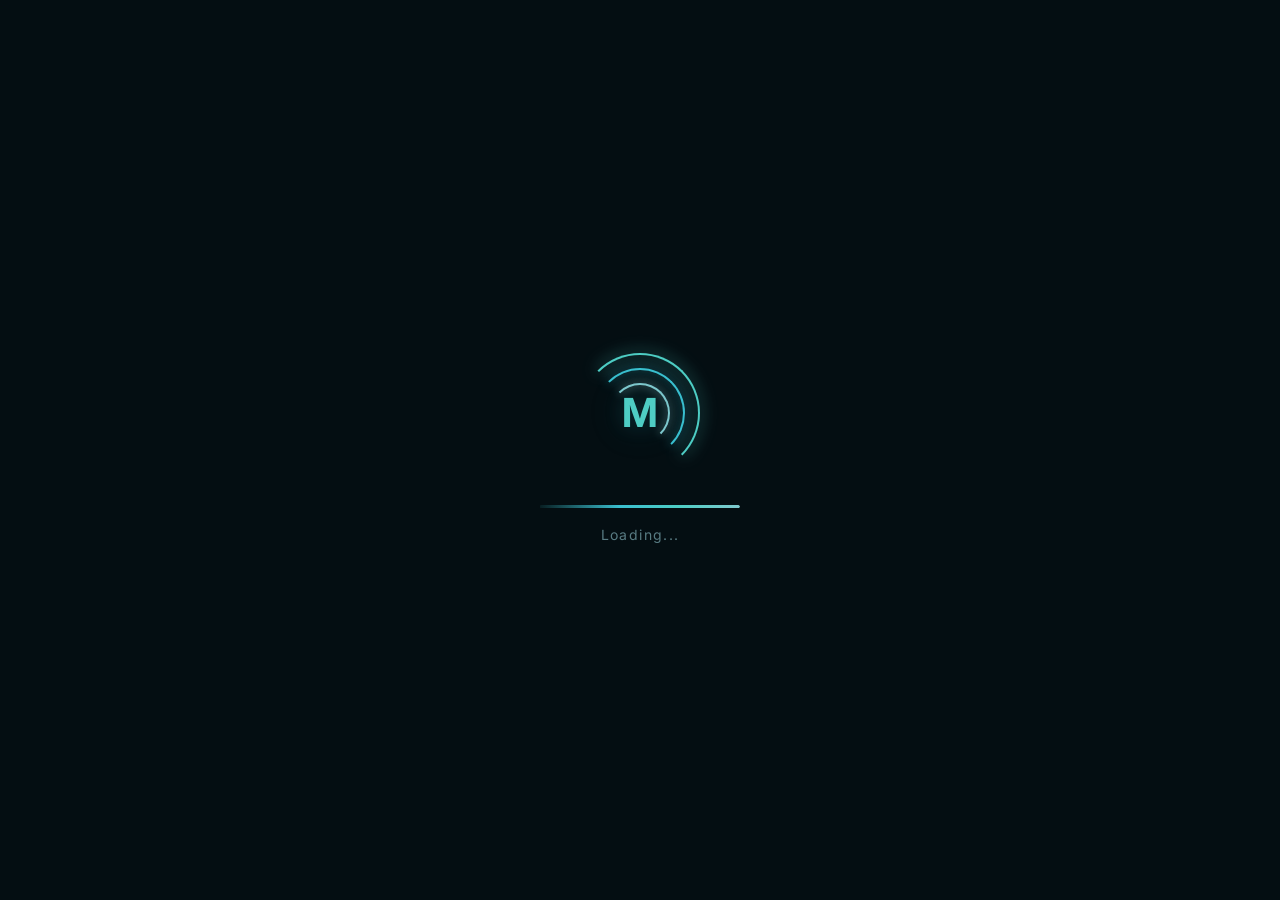
<file: osihao3.html>
<!DOCTYPE html>
<html lang="en">
<head>
    <!-- Google tag (gtag.js) -->
    <script async src="https://www.googletagmanager.com/gtag/js?id=G-J0LX69FRC1"></script>
    <script>
      window.dataLayer = window.dataLayer || [];
      function gtag(){dataLayer.push(arguments);}
      gtag('js', new Date());
      gtag('config', 'G-J0LX69FRC1');
    </script>

    <meta charset="UTF-8">
    <meta name="viewport" content="width=device-width, initial-scale=1.0">
    <title>Md. Mursalin - Portfolio</title>
    <meta name="description" content="Hi, I'm Mursalin (osihao) — a backend developer from Bangladesh with experience in reverse engineering and game modding. This is my personal space.">

    <!-- Favicon -->
    <link rel="icon" type="image/svg+xml" href="data:image/svg+xml,<svg xmlns='http://www.w3.org/2000/svg' viewBox='0 0 64 64'><rect width='64' height='64' rx='14' fill='%23040e12'/><text x='50%25' y='54%25' dominant-baseline='middle' text-anchor='middle' font-family='Inter,sans-serif' font-size='36' font-weight='700' fill='%234ECDC4'>M</text></svg>">

    <!-- Open Graph -->
    <meta property="og:type" content="website">
    <meta property="og:title" content="Md. Mursalin - Portfolio">
    <meta property="og:description" content="Hi, I'm Md. Mursalin (osihao) — a backend developer from Bangladesh with experience in reverse engineering and game modding. This is my personal space.">
    <meta property="og:image" content="pfp.png">

    <!-- Twitter / Discord card -->
    <meta name="twitter:card" content="summary">
    <meta name="twitter:title" content="Md. Mursalin - Portfolio">
    <meta name="twitter:description" content="Hi, I'm Mursalin (osihao) — a backend developer from Bangladesh with experience in reverse engineering and game modding. This is my personal space.">
    <meta name="twitter:image" content="pfp.png">

    <link rel="preconnect" href="https://fonts.googleapis.com">
    <link rel="preconnect" href="https://fonts.gstatic.com" crossorigin>
    <link href="https://fonts.googleapis.com/css2?family=Inter:wght@300;400;500;600;700&display=swap" rel="stylesheet">
    <style>
* {
    margin: 0;
    padding: 0;
    box-sizing: border-box;
}

:root {
    --cyan: #4ECDC4;
    --cyan-deep: #2E9BA6;
    --cyan-light: #80C9CE;
    --cyan-soft: #C2E4E8;
    --aqua: #3ABFCF;
    --aqua-mid: #1F7A8C;
    --crystal: #9DCDD3;
    --lagoon: #0D4A52;
    --lagoon-deep: #081E22;
    --bg: #040e12;
    --bg-2: #07181e;
    --bg-card: rgba(60, 180, 190, 0.03);
    --text: #B8D4D8;
    --text-dim: rgba(140, 190, 200, 0.62);
    --text-muted: rgba(120, 170, 180, 0.55);
    --border: rgba(50, 155, 168, 0.16);
    --glow: rgba(50, 160, 175, 0.2);
    --glow-strong: rgba(60, 180, 195, 0.35);
}

body {
    font-family: 'Inter', -apple-system, BlinkMacSystemFont, sans-serif;
    background: radial-gradient(ellipse at 20% 20%, #001a22 0%, var(--bg) 60%),
                radial-gradient(ellipse at 80% 80%, #001520 0%, var(--bg) 60%);
    background-attachment: fixed;
    color: var(--text);
    min-height: 100vh;
    font-size: 14px;
    line-height: 1.6;
    overflow-x: hidden;
}

/* ===== AURORA BACKGROUND ===== */
.aurora-bg {
    position: fixed;
    top: 0; left: 0;
    width: 100%; height: 100%;
    pointer-events: none;
    z-index: 0;
    overflow: hidden;
}

.aurora-layer {
    position: absolute;
    border-radius: 50%;
    filter: blur(80px);
    opacity: 0.12;
    animation: aurora-drift linear infinite;
}

.aurora-layer:nth-child(1) {
    width: 600px; height: 400px;
    background: radial-gradient(ellipse, #1A5C6A, transparent);
    top: -100px; left: -100px;
    animation-duration: 22s;
    opacity: 0.07;
}

.aurora-layer:nth-child(2) {
    width: 500px; height: 350px;
    background: radial-gradient(ellipse, #164955, transparent);
    top: 30%; right: -150px;
    animation-duration: 28s;
    animation-direction: reverse;
    opacity: 0.05;
}

.aurora-layer:nth-child(3) {
    width: 700px; height: 300px;
    background: radial-gradient(ellipse, #1A6060, transparent);
    bottom: -50px; left: 20%;
    animation-duration: 25s;
    opacity: 0.04;
}

@keyframes aurora-drift {
    0%, 100% { transform: translate(0, 0) scale(1); }
    25% { transform: translate(40px, 30px) scale(1.05); }
    50% { transform: translate(20px, -20px) scale(0.95); }
    75% { transform: translate(-30px, 20px) scale(1.02); }
}

/* ===== LOADING SCREEN ===== */
.loading-screen {
    position: fixed;
    top: 0; left: 0;
    width: 100%; height: 100%;
    background: var(--bg);
    display: flex;
    align-items: center;
    justify-content: center;
    z-index: 10000;
    transition: opacity 0.8s ease, visibility 0.8s ease;
}

.loading-screen.hidden {
    opacity: 0;
    visibility: hidden;
}

.loader-content {
    text-align: center;
}

.loader-logo {
    position: relative;
    width: 120px;
    height: 120px;
    margin: 0 auto 2rem;
}

.loader-ring {
    position: absolute;
    border-radius: 50%;
    border: 2px solid transparent;
    top: 50%;
    left: 50%;
    transform: translate(-50%, -50%);
    animation: spin 1.5s linear infinite;
}

.loader-ring:nth-child(1) {
    width: 120px; height: 120px;
    border-top-color: var(--cyan);
    border-right-color: var(--cyan);
    animation-duration: 1.5s;
    filter: drop-shadow(0 0 8px var(--cyan));
}

.loader-ring:nth-child(2) {
    width: 90px; height: 90px;
    border-top-color: var(--aqua);
    border-right-color: var(--aqua);
    animation-duration: 2s;
    animation-direction: reverse;
    filter: drop-shadow(0 0 6px var(--aqua));
}

.loader-ring:nth-child(3) {
    width: 60px; height: 60px;
    border-top-color: var(--cyan-light);
    border-right-color: var(--cyan-light);
    animation-duration: 1.2s;
    filter: drop-shadow(0 0 5px var(--cyan-light));
}

@keyframes spin {
    0% { transform: translate(-50%, -50%) rotate(0deg); }
    100% { transform: translate(-50%, -50%) rotate(360deg); }
}

.loader-text {
    position: absolute;
    top: 50%;
    left: 50%;
    transform: translate(-50%, -50%);
    font-size: 2.5rem;
    font-weight: 700;
    color: var(--cyan);
    text-shadow: 0 0 20px var(--glow), 0 0 40px var(--glow);
    animation: crystal-pulse 2s ease-in-out infinite;
}

@keyframes crystal-pulse {
    0%, 100% { text-shadow: 0 0 16px rgba(60,175,185,0.4), 0 0 32px rgba(50,155,168,0.15); }
    50% { text-shadow: 0 0 22px rgba(60,175,185,0.55), 0 0 44px rgba(50,155,168,0.22); }
}

.loader-progress {
    width: 200px;
    height: 3px;
    background: rgba(50,150,165,0.12);
    border-radius: 2px;
    overflow: hidden;
    margin: 0 auto 1rem;
}

.loader-bar {
    height: 100%;
    background: linear-gradient(90deg, var(--lagoon-deep) 0%, var(--aqua) 40%, var(--cyan) 70%, var(--cyan-light) 100%);
    border-radius: 2px;
    animation: loading-bar 2s ease-in-out infinite;
    box-shadow: 0 0 10px var(--cyan);
}

@keyframes loading-bar {
    0% { width: 0%; }
    50% { width: 70%; }
    100% { width: 100%; }
}

.loader-message {
    color: var(--text-dim);
    font-size: 0.875rem;
    animation: pulse 1.5s ease-in-out infinite;
    letter-spacing: 0.1em;
}

@keyframes pulse {
    0%, 100% { opacity: 0.5; }
    50% { opacity: 1; }
}

/* ===== PARTICLES ===== */
#particle-container {
    position: fixed;
    top: 0; left: 0;
    width: 100%; height: 100%;
    pointer-events: none;
    z-index: 9999;
}

.particle {
    position: absolute;
    pointer-events: none;
    animation: particle-burst 1s ease-out forwards;
}

@keyframes particle-burst {
    0% { opacity: 1; transform: translate(0, 0) scale(1) rotate(0deg); }
    100% { opacity: 0; transform: translate(var(--tx), var(--ty)) scale(0.3) rotate(720deg); }
}

/* ===== FLOATING PARTICLES (background) ===== */
.float-particles {
    position: fixed;
    top: 0; left: 0;
    width: 100%; height: 100%;
    pointer-events: none;
    z-index: 1;
    overflow: hidden;
}

.float-dot {
    position: absolute;
    border-radius: 50%;
    animation: float-up linear infinite;
}

@keyframes float-up {
    0% { transform: translateY(100vh) rotate(0deg); opacity: 0; }
    10% { opacity: 1; }
    90% { opacity: 0.6; }
    100% { transform: translateY(-50px) rotate(360deg); opacity: 0; }
}

/* ===== MUSIC PLAYER ===== */
.floating-music-player {
    position: fixed;
    bottom: 2rem;
    right: 2rem;
    z-index: 1000;
    transition: opacity 0.4s ease, transform 0.5s cubic-bezier(0.34,1.56,0.64,1);
    will-change: transform, opacity;
}

.floating-music-player.hidden {
    opacity: 0;
    pointer-events: none;
    transform: translate3d(0, 18px, 0) scale(0.92);
}

.music-player-content {
    display: flex;
    align-items: center;
    gap: 0.65rem;
    padding: 0.75rem 1rem;
    background: linear-gradient(135deg, rgba(0,229,255,0.08) 0%, rgba(0,188,212,0.06) 100%);
    border: 1.5px solid rgba(50, 155, 168, 0.28);
    border-radius: 50px;
    backdrop-filter: blur(24px);
    -webkit-backdrop-filter: blur(24px);
    box-shadow: 0 8px 28px rgba(30,120,138,0.2), inset 0 1px 0 rgba(80,180,190,0.07);
    transition: border-color 0.35s ease, box-shadow 0.35s ease;
    transform: translateZ(0);
}

.music-player-content:hover {
    border-color: rgba(50, 155, 168, 0.42);
    box-shadow: 0 10px 30px rgba(40,140,155,0.2), inset 0 1px 0 rgba(80,180,190,0.09);
}

.floating-music-player.compact .music-player-content {
    padding: 0.55rem 0.7rem;
    gap: 0.3rem;
}

.floating-music-player.compact .music-text-container {
    display: none;
}

.music-text-container {
    display: flex;
    align-items: center;
    gap: 0.65rem;
    min-width: 0;
    flex: 1;
    transition: all 0.5s ease;
    overflow: hidden;
}

.music-text {
    font-size: 0.85rem;
    font-weight: 500;
    color: var(--cyan-light);
    white-space: nowrap;
    letter-spacing: 0.02em;
    animation: text-shimmer 3s ease-in-out infinite;
}

@keyframes text-shimmer {
    0%, 100% { color: var(--cyan-light); }
    50% { color: var(--cyan); text-shadow: 0 0 8px var(--cyan); }
}

/* ===== MUSIC DISC - FULLY ENHANCED ===== */
.music-disc-wrapper {
    position: relative;
    width: 32px;
    height: 32px;
    flex-shrink: 0;
}

.disc-outer-ring {
    position: absolute;
    inset: -4px;
    border-radius: 50%;
    border: 1.5px solid transparent;
    background: linear-gradient(var(--bg), var(--bg)) padding-box,
                conic-gradient(from 0deg, var(--cyan), var(--aqua), var(--cyan-light), var(--cyan)) border-box;
    opacity: 0;
    transition: opacity 0.5s ease;
}

.floating-music-player.playing .disc-outer-ring {
    opacity: 1;
    animation: disc-ring-spin 3s linear infinite;
}

@keyframes disc-ring-spin {
    from { transform: rotate(0deg); }
    to { transform: rotate(360deg); }
}

.music-disc-svg {
    width: 32px;
    height: 32px;
    position: relative;
    z-index: 1;
    transform-origin: center center;
    will-change: transform;
}

.floating-music-player.playing .music-disc-svg {
    animation: disc-spin-smooth 6s linear infinite;
    filter: drop-shadow(0 0 4px rgba(60,180,190,0.5));
}

@keyframes disc-spin-smooth {
    0%   { transform: rotate(0deg); }
    100% { transform: rotate(360deg); }
}

.disc-groove {
    stroke: var(--cyan-deep);
    opacity: 0.5;
    transition: all 0.4s ease;
}

.disc-label {
    fill: rgba(0, 80, 100, 0.8);
    transition: all 0.4s ease;
}

.disc-highlight {
    fill: rgba(0, 255, 255, 0.15);
    transition: all 0.4s ease;
}

.disc-center {
    fill: var(--cyan);
    transition: all 0.4s ease;
}

.floating-music-player.playing .disc-groove {
    stroke: var(--aqua);
    opacity: 0.8;
}

.floating-music-player.playing .disc-label {
    fill: rgba(0, 60, 80, 0.9);
}

.floating-music-player.playing .disc-center {
    fill: white;
    filter: drop-shadow(0 0 3px var(--cyan));
}

/* Track info stacked below disc title */
.music-track-info {
    display: flex;
    flex-direction: column;
    gap: 0.1rem;
    min-width: 0;
    flex: 1;
}

.music-artist {
    font-size: 0.7rem;
    color: var(--text-muted);
    white-space: nowrap;
    overflow: hidden;
    text-overflow: ellipsis;
    max-width: 140px;
    opacity: 0;
    transform: translateY(-3px);
    transition: opacity 0.4s ease, transform 0.4s ease;
}

.floating-music-player.playing .music-artist {
    opacity: 0.8;
    transform: translateY(0);
}

/* Controls row (prev / play / next) */
.music-controls {
    display: flex;
    align-items: center;
    gap: 0.42rem;
    flex-shrink: 0;
}

/* Skip buttons */
.music-skip-btn {
    width: 30px;
    height: 30px;
    border-radius: 50%;
    background: rgba(50,155,168,0.1);
    border: 1px solid rgba(50,155,168,0.18);
    color: var(--cyan-light);
    cursor: pointer;
    display: flex;
    align-items: center;
    justify-content: center;
    flex-shrink: 0;
    transition: background 0.22s ease, border-color 0.22s ease,
                transform 0.22s cubic-bezier(0.34,1.56,0.64,1),
                box-shadow 0.22s ease, opacity 0.22s ease;
    opacity: 0.7;
    touch-action: manipulation;
    -webkit-tap-highlight-color: transparent;
    will-change: transform;
}

.music-skip-btn:hover {
    background: rgba(50,155,168,0.2);
    border-color: rgba(50,155,168,0.38);
    transform: scale(1.15);
    box-shadow: 0 3px 10px rgba(40,140,155,0.2);
    opacity: 1;
}

.music-skip-btn:active { transform: scale(0.88) !important; transition-duration: 0.1s; }

/* Playlist button */
.music-playlist-btn {
    width: 30px;
    height: 30px;
    border-radius: 50%;
    background: rgba(50,155,168,0.1);
    border: 1px solid rgba(50,155,168,0.18);
    color: var(--cyan-light);
    cursor: pointer;
    display: flex;
    align-items: center;
    justify-content: center;
    flex-shrink: 0;
    transition: background 0.22s ease, border-color 0.22s ease,
                transform 0.22s cubic-bezier(0.34,1.56,0.64,1),
                box-shadow 0.22s ease, opacity 0.22s ease;
    opacity: 0.7;
    touch-action: manipulation;
    -webkit-tap-highlight-color: transparent;
    will-change: transform;
}

.music-playlist-btn:hover {
    background: rgba(50,155,168,0.2);
    border-color: rgba(50,155,168,0.38);
    transform: scale(1.13);
    box-shadow: 0 3px 10px rgba(40,140,155,0.2);
    opacity: 1;
}

.music-playlist-btn.active {
    background: rgba(50,155,168,0.24);
    border-color: rgba(50,155,168,0.48);
    transform: scale(1);
    opacity: 1;
}

/* Playlist panel — slides up */
.music-playlist-panel {
    position: absolute;
    bottom: calc(100% + 12px);
    right: 0;
    width: 285px;
    max-height: 0;
    overflow: hidden;
    background: rgba(4,14,22,0.97);
    border: 1px solid rgba(50,155,168,0.22);
    border-radius: 18px;
    backdrop-filter: blur(24px);
    -webkit-backdrop-filter: blur(24px);
    box-shadow: 0 -4px 28px rgba(30,115,132,0.18), 0 8px 24px rgba(0,0,0,0.45);
    transition: max-height 0.42s cubic-bezier(0.4,0,0.2,1),
                opacity 0.28s ease,
                transform 0.35s cubic-bezier(0.4,0,0.2,1);
    opacity: 0;
    transform: translate3d(0, 12px, 0) scale(0.97);
    pointer-events: none;
    z-index: 1001;
    will-change: transform, opacity;
}

.music-playlist-panel.open {
    max-height: 340px;
    opacity: 1;
    transform: translate3d(0, 0, 0) scale(1);
    pointer-events: all;
}

.playlist-header {
    display: flex;
    justify-content: space-between;
    align-items: center;
    padding: 0.85rem 1.1rem 0.55rem;
    border-bottom: 1px solid rgba(50,155,168,0.12);
}

.playlist-header-title {
    font-size: 0.74rem;
    font-weight: 600;
    color: var(--cyan-light);
    letter-spacing: 0.08em;
    text-transform: uppercase;
    opacity: 0.9;
}

.playlist-close-btn {
    background: none;
    border: none;
    color: rgba(140,190,200,0.5);
    cursor: pointer;
    width: 22px;
    height: 22px;
    border-radius: 50%;
    display: flex;
    align-items: center;
    justify-content: center;
    font-size: 0.78rem;
    transition: color 0.2s ease, background 0.2s ease;
}

.playlist-close-btn:hover {
    color: var(--cyan-light);
    background: rgba(50,155,168,0.15);
}

.playlist-items {
    overflow-y: auto;
    max-height: 264px;
    padding: 0.45rem 0.5rem 0.55rem;
    scrollbar-width: thin;
    scrollbar-color: rgba(50,148,160,0.2) transparent;
}

.playlist-item {
    display: flex;
    align-items: center;
    gap: 0.6rem;
    padding: 0.52rem 0.65rem;
    border-radius: 11px;
    cursor: pointer;
    border: 1px solid transparent;
    transition: background 0.22s ease, transform 0.2s ease, border-color 0.22s ease;
}

.playlist-item:hover {
    background: rgba(50,155,168,0.08);
    transform: translateX(3px);
}

.playlist-item.active {
    background: rgba(50,155,168,0.11);
    border-color: rgba(50,155,168,0.22);
}

.playlist-num {
    font-size: 0.69rem;
    color: rgba(120,180,190,0.45);
    width: 14px;
    text-align: center;
    flex-shrink: 0;
}

.playlist-item.active .playlist-num { display: none; }

.playlist-playing-icon {
    display: none;
    width: 14px;
    flex-shrink: 0;
    align-items: center;
    justify-content: center;
}

.playlist-item.active .playlist-playing-icon { display: flex; }

.playlist-item.active .playlist-playing-icon svg {
    color: var(--cyan);
    animation: playlist-pulse 1.5s ease-in-out infinite;
}

@keyframes playlist-pulse {
    0%, 100% { opacity: 1; transform: scale(1); }
    50% { opacity: 0.55; transform: scale(0.82); }
}

.playlist-track-info { flex: 1; min-width: 0; }

.playlist-title {
    font-size: 0.79rem;
    font-weight: 500;
    color: var(--text);
    white-space: nowrap;
    overflow: hidden;
    text-overflow: ellipsis;
    transition: color 0.2s ease;
}

.playlist-item.active .playlist-title { color: var(--cyan-light); }
.playlist-item:hover .playlist-title { color: var(--cyan-soft); }

.playlist-artist-label {
    font-size: 0.67rem;
    color: var(--text-muted);
    white-space: nowrap;
    overflow: hidden;
    text-overflow: ellipsis;
    opacity: 0.7;
}

/* Compact mode */
.floating-music-player.compact .music-controls { gap: 0.28rem; }
.floating-music-player.compact .music-skip-btn,
.floating-music-player.compact .music-playlist-btn { width: 26px; height: 26px; }

/* Music control button */
.music-control-btn {
    width: 46px;
    height: 46px;
    border-radius: 50%;
    background: linear-gradient(135deg, var(--aqua-mid) 0%, var(--lagoon) 100%);
    border: none;
    color: white;
    cursor: pointer;
    display: flex;
    align-items: center;
    justify-content: center;
    box-shadow: 0 4px 16px rgba(30,120,138,0.35);
    transition: all 0.4s cubic-bezier(0.34, 1.56, 0.64, 1);
    flex-shrink: 0;
    position: relative;
    overflow: hidden;
    will-change: transform, box-shadow;
}

.music-control-btn::before {
    content: '';
    position: absolute;
    inset: 0;
    background: radial-gradient(circle at 35% 35%, rgba(255,255,255,0.25) 0%, transparent 65%);
    border-radius: 50%;
}

.music-control-btn::after {
    content: '';
    position: absolute;
    inset: -2px;
    border-radius: 50%;
    background: conic-gradient(from 0deg, var(--cyan), var(--aqua), var(--cyan-light), var(--cyan));
    z-index: -1;
    opacity: 0;
    transition: opacity 0.4s ease;
    animation: btn-ring-spin 2s linear infinite;
}

.floating-music-player.playing .music-control-btn::after {
    opacity: 1;
}

@keyframes btn-ring-spin {
    from { transform: rotate(0deg); }
    to { transform: rotate(360deg); }
}

.music-control-btn:hover {
    transform: scale(1.1) rotate(4deg);
    box-shadow: 0 6px 22px rgba(30,120,138,0.5);
}

.music-control-btn:active {
    transform: scale(0.95);
}

.icon-container {
    position: relative;
    width: 20px;
    height: 20px;
    display: flex;
    align-items: center;
    justify-content: center;
}

.icon-container svg {
    position: absolute;
    transition: all 0.4s cubic-bezier(0.34, 1.56, 0.64, 1);
    will-change: transform, opacity;
}

.play-icon { opacity: 1; transform: scale(1) rotate(0deg); }
.pause-icon { opacity: 0; transform: scale(0.5) rotate(90deg); }
.play-icon.hidden { opacity: 0; transform: scale(0.5) rotate(-90deg); }
.pause-icon.hidden { opacity: 0; transform: scale(0.5) rotate(90deg); }
.pause-icon:not(.hidden) { opacity: 1; transform: scale(1) rotate(0deg); }

/* ===== PROFILE RINGS - INTERACTIVE & STUNNING ===== */
.pfp-container {
    position: relative;
    width: 150px;
    height: 150px;
    margin: 0 auto 3.5rem;
    cursor: pointer;
}

.profile-picture {
    position: absolute;
    top: 50%;
    left: 50%;
    transform: translate(-50%, -50%);
    width: 150px;
    height: 150px;
    border-radius: 50%;
    overflow: hidden;
    box-shadow: 0 0 16px rgba(50,155,168,0.2);
    transition: box-shadow 0.6s ease, transform 0.4s ease;
    z-index: 5;
}

.profile-picture img {
    width: 100%;
    height: 100%;
    object-fit: cover;
    transition: transform 0.6s ease;
}

.pfp-container:hover .profile-picture img {
    transform: scale(1.04);
}

/* ===== PROFILE PHANTOM SWAP ===== */
@keyframes img-phantom {
    /* Phase 1 — chromatic rift opens */
    0%   {
        filter: brightness(1) saturate(1) blur(0px) contrast(1);
        opacity: 1; transform: scale(1);
    }
    7%   {
        filter: brightness(1.1) saturate(2.2) blur(0.2px) contrast(1.15)
                drop-shadow(5px  0 0 rgba(255,50,80,0.7))
                drop-shadow(-5px 0 0 rgba(40,240,215,0.7));
        opacity: 0.97; transform: scale(1.01) skewX(0.7deg);
    }
    16%  {
        filter: brightness(1.35) saturate(3) blur(0.6px) contrast(1.3)
                drop-shadow(11px  0 0 rgba(255,60,80,0.55))
                drop-shadow(-11px 0 0 rgba(55,240,215,0.55));
        opacity: 0.92; transform: scale(1.03) skewX(-1.4deg);
    }
    /* Phase 2 — bloom builds, channels widen */
    27%  {
        filter: brightness(2.2) saturate(3.5) blur(1.5px) contrast(1.5)
                drop-shadow(17px  0 0 rgba(255,80,80,0.42))
                drop-shadow(-17px 0 0 rgba(75,238,212,0.42));
        opacity: 0.76; transform: scale(1.055) skewX(0.9deg);
    }
    40%  {
        filter: brightness(4.5) saturate(2.2) blur(3px) contrast(2)
                drop-shadow(10px  0 0 rgba(255,100,100,0.3))
                drop-shadow(-10px 0 0 rgba(100,228,210,0.3));
        opacity: 0.42; transform: scale(1.07);
    }
    /* Phase 3 — full whiteout */
    53%  {
        filter: brightness(11) saturate(0.3) blur(6px) contrast(3);
        opacity: 0.07; transform: scale(1.09);
    }
    60%  {
        filter: brightness(18) saturate(0) blur(9px);
        opacity: 0; transform: scale(1.11);
    }
    /* ── image src swaps here at 62% ── */
    /* Phase 4 — new image condenses from light */
    65%  {
        filter: brightness(18) saturate(0) blur(9px);
        opacity: 0; transform: scale(1.11);
    }
    73%  {
        filter: brightness(9) saturate(0.4) blur(7px)
                drop-shadow(-12px 0 0 rgba(40,238,212,0.55))
                drop-shadow( 12px 0 0 rgba(255,60,80,0.55));
        opacity: 0.1; transform: scale(1.09);
    }
    82%  {
        filter: brightness(3.8) saturate(1.6) blur(3px) contrast(1.4)
                drop-shadow(-16px 0 0 rgba(50,228,208,0.45))
                drop-shadow( 16px 0 0 rgba(240,65,80,0.45));
        opacity: 0.52; transform: scale(1.05) skewX(-1.1deg);
    }
    90%  {
        filter: brightness(1.65) saturate(2.1) blur(0.8px) contrast(1.2)
                drop-shadow(-7px  0 0 rgba(50,200,198,0.3))
                drop-shadow( 7px  0 0 rgba(220,65,80,0.3));
        opacity: 0.87; transform: scale(1.02) skewX(0.5deg);
    }
    96%  {
        filter: brightness(1.08) saturate(1.12) blur(0.15px)
                drop-shadow(-2px  0 0 rgba(50,170,175,0.12))
                drop-shadow( 2px  0 0 rgba(200,65,80,0.12));
        opacity: 0.97; transform: scale(1.005);
    }
    100% {
        filter: brightness(1) saturate(1) blur(0px) contrast(1);
        opacity: 1; transform: scale(1);
    }
}

.profile-picture img.dissolve-anim {
    animation: img-phantom 1.6s cubic-bezier(0.4, 0, 0.2, 1) forwards !important;
    transition: none !important;
}

/* Orbit rings */
.orbit-ring {
    position: absolute;
    border-radius: 50%;
    top: 50%;
    left: 50%;
    transform: translate(-50%, -50%);
    transition: border-color 0.6s ease, filter 0.6s ease;
    pointer-events: none;
    /* Paused by default — only spin on hover or music playing */
    animation-play-state: paused;
}

/* Ring 1 - inner dashed */
.ring-1 {
    width: 164px;
    height: 164px;
    border: 1.5px dashed rgba(50, 155, 165, 0.35);
    animation: ring-rotate-cw 22s linear infinite;
    animation-play-state: paused;
}

/* Ring 3 - outer glow ring */
.ring-3 {
    width: 200px;
    height: 200px;
    border: 1px solid rgba(40, 140, 155, 0.18);
    animation: ring-rotate-cw 45s linear infinite;
    animation-play-state: paused;
}

/* Ring 4 - outermost subtle pulse only (no spin) */
.ring-4 {
    width: 218px;
    height: 218px;
    border: 1px solid rgba(40, 130, 145, 0.08);
    animation: ring-pulse 6s ease-in-out infinite;
    animation-play-state: running;
}

/* Orbiting dots on rings */
.orbit-dot {
    position: absolute;
    border-radius: 50%;
    top: 50%;
    left: 50%;
    pointer-events: none;
    z-index: 3;
}

.orbit-dot-1 {
    width: 6px; height: 6px;
    background: var(--cyan);
    box-shadow: 0 0 8px rgba(60,175,185,0.7);
    margin-top: -3px;
    margin-left: -82px;
    animation: orbit-dot-cw 22s linear infinite;
    animation-play-state: paused;
    transform-origin: 82px 3px;
    opacity: 0;
    transition: opacity 0.5s ease;
}

.orbit-dot-2 {
    width: 4px; height: 4px;
    background: var(--cyan-light);
    box-shadow: 0 0 6px rgba(100,190,200,0.6);
    margin-top: -2px;
    margin-left: -82px;
    animation: orbit-dot-cw 22s linear infinite;
    animation-delay: -11s;
    animation-play-state: paused;
    transform-origin: 82px 2px;
    opacity: 0;
    transition: opacity 0.5s ease;
}

.orbit-dot-3 {
    width: 5px; height: 5px;
    background: var(--aqua);
    box-shadow: 0 0 7px rgba(50,160,175,0.6);
    margin-top: -2.5px;
    margin-left: -90px;
    animation: orbit-dot-ccw 32s linear infinite;
    animation-play-state: paused;
    transform-origin: 90px 2.5px;
    opacity: 0;
    transition: opacity 0.5s ease;
}

.orbit-dot-4 {
    width: 3px; height: 3px;
    background: rgba(180,220,225,0.9);
    box-shadow: 0 0 5px rgba(80,180,190,0.5);
    margin-top: -1.5px;
    margin-left: -90px;
    animation: orbit-dot-ccw 32s linear infinite;
    animation-delay: -16s;
    animation-play-state: paused;
    transform-origin: 90px 1.5px;
    opacity: 0;
    transition: opacity 0.5s ease;
}

@keyframes ring-rotate-cw {
    from { transform: translate(-50%, -50%) rotate(0deg); }
    to { transform: translate(-50%, -50%) rotate(360deg); }
}

@keyframes ring-rotate-ccw {
    from { transform: translate(-50%, -50%) rotate(360deg); }
    to { transform: translate(-50%, -50%) rotate(0deg); }
}

@keyframes ring-pulse {
    0%, 100% { 
        transform: translate(-50%, -50%) scale(1); 
        border-color: rgba(40,130,145,0.08); 
        box-shadow: none;
    }
    50% { 
        transform: translate(-50%, -50%) scale(1.04); 
        border-color: rgba(50,148,160,0.18); 
        box-shadow: 0 0 18px rgba(50,148,160,0.04);
    }
}

@keyframes orbit-dot-cw {
    from { transform: rotate(0deg) translateX(82px); }
    to { transform: rotate(360deg) translateX(82px); }
}

@keyframes orbit-dot-ccw {
    from { transform: rotate(360deg) translateX(90px); }
    to { transform: rotate(0deg) translateX(90px); }
}

/* Interactive hover state for rings — START spinning */
.pfp-container:hover .ring-1 {
    border-color: rgba(50, 160, 170, 0.65);
    filter: drop-shadow(0 0 6px rgba(50,160,170,0.35));
    animation-play-state: running;
}

.pfp-container:hover .ring-3 {
    border-color: rgba(40, 140, 155, 0.35);
    animation-play-state: running;
}

.pfp-container:hover .ring-4 {
    border-color: rgba(40, 130, 145, 0.18);
    animation: ring-pulse-fast 3s ease-in-out infinite;
}

.pfp-container:hover .orbit-dot-1,
.pfp-container:hover .orbit-dot-2,
.pfp-container:hover .orbit-dot-3,
.pfp-container:hover .orbit-dot-4 {
    opacity: 1;
    animation-play-state: running;
}

.pfp-container:hover .profile-picture {
    box-shadow: 0 0 22px rgba(50,155,168,0.4), 0 0 40px rgba(40,140,155,0.15);
}

@keyframes ring-pulse-fast {
    0%, 100% { transform: translate(-50%, -50%) scale(1); border-color: rgba(40,130,145,0.18); }
    50% { transform: translate(-50%, -50%) scale(1.04); border-color: rgba(50,155,168,0.28); }
}

/* Music playing state — spin at medium speed */
body.music-playing .ring-1 {
    border-color: rgba(55, 165, 175, 0.7);
    filter: drop-shadow(0 0 8px rgba(55,165,175,0.45));
    animation-play-state: running;
    animation-duration: 14s;
}

body.music-playing .ring-3 {
    border-color: rgba(45, 148, 160, 0.35);
    animation-play-state: running;
    animation-duration: 32s;
}

body.music-playing .ring-4 {
    border-color: rgba(40, 135, 148, 0.14);
    animation: ring-music-pulse 3.5s ease-in-out infinite;
}

body.music-playing .orbit-dot-1,
body.music-playing .orbit-dot-2,
body.music-playing .orbit-dot-3,
body.music-playing .orbit-dot-4 {
    opacity: 1;
    animation-play-state: running;
}

body.music-playing .profile-picture {
    box-shadow: 
        0 0 20px rgba(50,155,168,0.5),
        0 0 45px rgba(40,140,155,0.2);
    animation: profile-glow-crystal 4s ease-in-out infinite;
}

@keyframes ring-music-pulse {
    0%, 100% { transform: translate(-50%, -50%) scale(1); border-color: rgba(40,135,148,0.14); }
    50% { transform: translate(-50%, -50%) scale(1.05); border-color: rgba(50,155,168,0.22); }
}

@keyframes profile-glow-crystal {
    0%, 100% { box-shadow: 0 0 20px rgba(50,155,168,0.5), 0 0 45px rgba(40,140,155,0.2); }
    50% { box-shadow: 0 0 28px rgba(55,165,178,0.6), 0 0 55px rgba(45,150,165,0.25); }
}

/* ===== PAGES ===== */
.page {
    display: none;
    min-height: 100vh;
    padding: 2rem 1rem;
    padding-bottom: 8rem;
    opacity: 0;
    transition: opacity 0.6s ease, transform 0.6s ease;
    position: relative;
    z-index: 2;
}

.page.active {
    display: flex;
    animation: pageSlideIn 0.6s cubic-bezier(0.22, 1, 0.36, 1) forwards;
}

.page.slide-out {
    animation: pageSlideOut 0.4s ease forwards;
}

@keyframes pageSlideIn {
    from { opacity: 0; transform: translateY(30px) scale(0.98); }
    to { opacity: 1; transform: translateY(0) scale(1); }
}

@keyframes pageSlideOut {
    from { opacity: 1; transform: translateY(0) scale(1); }
    to { opacity: 0; transform: translateY(-30px) scale(0.98); }
}

.container {
    max-width: 700px;
    margin: 0 auto;
    width: 100%;
    position: relative;
    z-index: 2;
}

/* ===== LANDING PAGE ===== */
.profile-section {
    text-align: center;
    margin-bottom: 2.5rem;
    display: flex;
    flex-direction: column;
    align-items: center;
    padding-top: 2.5rem;
}

/* ===== ANIMATED NAME ===== */
h1 {
    font-size: 2.25rem;
    font-weight: 700;
    margin-bottom: 0.5rem;
    color: var(--cyan-soft);
}

.animated-name {
    background: linear-gradient(90deg, #7ECECE, #A8D8DC, #6BBEC5, #8ECDD2, #A8D8DC, #7ECECE);
    background-size: 300% 100%;
    -webkit-background-clip: text;
    background-clip: text;
    -webkit-text-fill-color: transparent;
    animation: gradient-flow 6s ease-in-out infinite, titleFadeIn 0.8s ease-out;
    position: relative;
    display: inline-block;
}

.animated-name::after {
    content: 'Md. Mursalin (osihao)';
    position: absolute;
    left: 0; top: 0;
    background: inherit;
    background-clip: text;
    -webkit-background-clip: text;
    -webkit-text-fill-color: transparent;
    z-index: -1;
    filter: blur(16px);
    opacity: 0.4;
}

.animated-name:hover {
    animation: gradient-flow 2s ease-in-out infinite, titleFadeIn 0.8s ease-out;
    transform: scale(1.03);
}

@keyframes gradient-flow {
    0%, 100% { background-position: 0% 50%; }
    50% { background-position: 100% 50%; }
}

@keyframes titleFadeIn {
    from { opacity: 0; transform: translateY(-10px); }
    to { opacity: 1; transform: translateY(0); }
}

.bio {
    font-size: 0.95rem;
    color: var(--text-dim);
    max-width: 420px;
    margin: 1rem auto 0;
    font-weight: 300;
    animation: bioFadeIn 1s ease-out 0.2s both;
}

@keyframes bioFadeIn {
    from { opacity: 0; transform: translateY(10px); }
    to { opacity: 1; transform: translateY(0); }
}

/* ===== QUOTE BLOCK ===== */
.quote-block {
    background: linear-gradient(135deg, rgba(0,229,255,0.06) 0%, rgba(0,188,212,0.03) 100%);
    border-left: 2px solid var(--cyan-deep);
    padding: 0.875rem 1.25rem;
    border-radius: 6px;
    margin: 1rem 0;
    max-width: 440px;
    transition: all 0.4s ease;
    position: relative;
    overflow: hidden;
}

.quote-block::before {
    content: '';
    position: absolute;
    top: 0; left: 0;
    width: 2px;
    height: 100%;
    background: linear-gradient(to bottom, var(--cyan), var(--cyan-light), var(--aqua));
}

.quote-block:hover {
    background: linear-gradient(135deg, rgba(0,229,255,0.1) 0%, rgba(0,188,212,0.06) 100%);
    transform: translateX(6px);
    box-shadow: 0 4px 20px rgba(0,229,255,0.1);
}

.quote-text {
    font-size: 0.875rem;
    font-style: italic;
    color: var(--text-dim);
    line-height: 1.6;
}

/* ===== NAV SECTION ===== */
.nav-section {
    display: flex;
    gap: 1rem;
    justify-content: center;
    flex-wrap: wrap;
    margin-top: 2.5rem;
}

.nav-link {
    display: inline-flex;
    align-items: center;
    gap: 0.75rem;
    padding: 0.875rem 1.5rem;
    background: rgba(0, 229, 255, 0.04);
    border: 1px solid var(--border);
    border-radius: 25px;
    color: var(--text);
    font-size: 0.95rem;
    font-weight: 500;
    cursor: pointer;
    transition: all 0.4s cubic-bezier(0.34, 1.56, 0.64, 1);
    backdrop-filter: blur(12px);
    position: relative;
    overflow: hidden;
}

.nav-link::before {
    content: '';
    position: absolute;
    top: 50%; left: 50%;
    width: 0; height: 0;
    border-radius: 50%;
    background: rgba(0, 229, 255, 0.12);
    transform: translate(-50%, -50%);
    transition: width 0.6s ease, height 0.6s ease;
}

.nav-link:hover::before { width: 300px; height: 300px; }

.nav-link::after {
    content: '';
    position: absolute;
    inset: -1px;
    border-radius: 25px;
    background: linear-gradient(135deg, rgba(50,160,175,0.25), rgba(80,190,200,0.08), rgba(40,148,162,0.25));
    z-index: -1;
    opacity: 0;
    transition: opacity 0.4s ease;
}

.nav-link:hover::after { opacity: 1; }

.nav-link:hover {
    background: rgba(50, 155, 168, 0.08);
    border-color: rgba(50, 155, 168, 0.35);
    transform: translateY(-4px) scale(1.03);
    box-shadow: 0 8px 24px rgba(40,140,155,0.18);
    color: var(--cyan-soft);
}

.nav-link:active { transform: translateY(-2px) scale(1.01); }

.nav-link svg {
    stroke: var(--cyan-deep);
    position: relative;
    z-index: 1;
    transition: all 0.3s ease;
}

.nav-link:hover svg {
    stroke: var(--cyan);
    transform: scale(1.15) rotate(5deg);
    filter: drop-shadow(0 0 4px var(--cyan));
}

.nav-link span { position: relative; z-index: 1; }

/* ===== PAGE HEADER ===== */
.page-header {
    display: flex;
    align-items: center;
    gap: 1rem;
    margin-bottom: 2.5rem;
    animation: headerSlideIn 0.6s ease-out;
}

@keyframes headerSlideIn {
    from { opacity: 0; transform: translateX(-20px); }
    to { opacity: 1; transform: translateX(0); }
}

.back-btn {
    display: inline-flex;
    align-items: center;
    gap: 0.5rem;
    padding: 0.75rem 1.25rem;
    background: rgba(0, 229, 255, 0.04);
    border: 1px solid var(--border);
    border-radius: 25px;
    color: var(--text);
    font-size: 0.9rem;
    cursor: pointer;
    transition: all 0.3s cubic-bezier(0.34, 1.56, 0.64, 1);
    backdrop-filter: blur(10px);
}

.back-btn:hover {
    background: rgba(0, 229, 255, 0.08);
    border-color: rgba(0, 229, 255, 0.35);
    transform: translateX(-6px);
    box-shadow: 0 4px 15px rgba(0,229,255,0.15);
    color: var(--cyan-soft);
}

.back-btn svg { stroke: var(--cyan-deep); transition: stroke 0.3s ease; }
.back-btn:hover svg { stroke: var(--cyan); }

h2 {
    font-size: 1.75rem;
    font-weight: 600;
    background: linear-gradient(90deg, var(--cyan-soft), var(--cyan-light));
    -webkit-background-clip: text;
    background-clip: text;
    -webkit-text-fill-color: transparent;
}

/* ===== CONTENT GRID ===== */
.content-grid {
    display: grid;
    grid-template-columns: repeat(auto-fill, minmax(280px, 1fr));
    gap: 1.5rem;
    animation: gridFadeIn 0.8s ease-out 0.2s both;
}

@keyframes gridFadeIn {
    from { opacity: 0; transform: translateY(20px); }
    to { opacity: 1; transform: translateY(0); }
}

/* ===== CARDS ===== */
.card {
    background: rgba(0, 229, 255, 0.025);
    border: 1px solid var(--border);
    border-radius: 18px;
    padding: 1.75rem;
    transition: all 0.45s cubic-bezier(0.34, 1.56, 0.64, 1);
    backdrop-filter: blur(12px);
    cursor: pointer;
    position: relative;
    overflow: hidden;
}

.card::before {
    content: '';
    position: absolute;
    top: 0; left: 0; right: 0;
    height: 1px;
    background: linear-gradient(90deg, transparent, rgba(50,158,172,0.22), transparent);
    transition: opacity 0.4s ease;
    opacity: 0;
}

.card:hover::before { opacity: 1; }

.card::after {
    content: '';
    position: absolute;
    inset: 0;
    border-radius: 18px;
    background: linear-gradient(135deg, rgba(0,229,255,0.04) 0%, transparent 60%);
    opacity: 0;
    transition: opacity 0.4s ease;
    pointer-events: none;
}

.card:hover::after { opacity: 1; }

.card:hover {
    background: rgba(50, 155, 168, 0.05);
    border-color: rgba(50, 155, 168, 0.28);
    transform: translateY(-7px) scale(1.015);
    box-shadow: 
        0 12px 35px rgba(40,140,155,0.14),
        inset 0 1px 0 rgba(80,180,190,0.06);
}

.card-header {
    display: flex;
    justify-content: space-between;
    align-items: flex-start;
    margin-bottom: 1rem;
}

.card-icon {
    font-size: 2.5rem;
    filter: drop-shadow(0 0 6px rgba(50,160,175,0.2));
    transition: transform 0.3s ease, filter 0.3s ease;
}

.card:hover .card-icon {
    transform: scale(1.1) rotate(-4deg);
    filter: drop-shadow(0 0 9px rgba(50,160,175,0.38));
}

.card-badge {
    font-size: 0.75rem;
    padding: 0.35rem 0.75rem;
    background: linear-gradient(135deg, rgba(50,155,168,0.1) 0%, rgba(40,140,155,0.07) 100%);
    border: 1px solid rgba(50, 155, 168, 0.2);
    border-radius: 12px;
    color: var(--cyan-light);
    font-weight: 500;
    transition: all 0.3s ease;
}

.card:hover .card-badge {
    background: linear-gradient(135deg, rgba(50,155,168,0.16) 0%, rgba(40,140,155,0.1) 100%);
    border-color: rgba(50, 155, 168, 0.32);
    box-shadow: 0 0 8px rgba(45,145,160,0.1);
}

.card h3 {
    font-size: 1.2rem;
    font-weight: 600;
    color: var(--text);
    margin-bottom: 0.75rem;
    transition: color 0.3s ease;
}

.card:hover h3 { color: var(--cyan-soft); }

.card-description {
    font-size: 0.9rem;
    color: var(--text-dim);
    line-height: 1.6;
    margin-bottom: 1rem;
}

.game-profile-info {
    display: flex;
    flex-direction: column;
    gap: 0.75rem;
    margin: 1rem 0;
    padding: 1rem;
    background: rgba(0, 229, 255, 0.04);
    border-radius: 10px;
    border: 1px solid rgba(0, 229, 255, 0.1);
    transition: all 0.3s ease;
}

.card:hover .game-profile-info {
    background: rgba(0, 229, 255, 0.07);
    border-color: rgba(0, 229, 255, 0.18);
}

.profile-item {
    display: flex;
    align-items: center;
    gap: 0.5rem;
    font-size: 0.85rem;
}

.profile-item svg { stroke: var(--cyan-deep); flex-shrink: 0; }
.profile-label { font-weight: 500; color: var(--cyan-light); }
.profile-value { color: var(--text); font-weight: 400; }

.game-link {
    color: var(--cyan-light);
    text-decoration: none;
    display: inline-flex;
    align-items: center;
    gap: 0.35rem;
    transition: all 0.3s ease;
    margin-left: auto;
}

.game-link:hover {
    color: var(--cyan);
    gap: 0.5rem;
    text-shadow: 0 0 6px rgba(50,165,178,0.3);
}

.game-link svg { stroke: currentColor; transition: transform 0.3s ease; }
.game-link:hover svg { transform: translateX(2px) translateY(-2px); }

.card-details {
    display: flex;
    flex-direction: column;
    gap: 0.75rem;
    margin: 1.25rem 0 0 0;
    padding-top: 1rem;
    border-top: 1px solid var(--border);
}

.detail-item {
    display: flex;
    align-items: center;
    gap: 0.5rem;
    font-size: 0.85rem;
    color: var(--text-dim);
    transition: color 0.3s ease;
}

.card:hover .detail-item { color: var(--text); }
.detail-item svg { stroke: var(--cyan-deep); flex-shrink: 0; }
.detail-label { font-weight: 500; color: var(--cyan-light); }

.card-tags {
    display: flex;
    gap: 0.5rem;
    flex-wrap: wrap;
    margin-top: 1rem;
}

.tag {
    font-size: 0.75rem;
    padding: 0.3rem 0.7rem;
    background: rgba(0, 229, 255, 0.07);
    border: 1px solid rgba(0, 229, 255, 0.18);
    border-radius: 12px;
    color: var(--cyan-light);
    transition: all 0.3s ease;
}

.card:hover .tag {
    background: rgba(50, 155, 168, 0.10);
    border-color: rgba(50, 155, 168, 0.25);
    transform: translateY(-2px);
    box-shadow: 0 2px 6px rgba(40,140,155,0.1);
}

/* ===== SOCIAL GRID ===== */
.social-grid {
    display: grid;
    grid-template-columns: repeat(auto-fill, minmax(200px, 1fr));
    gap: 1rem;
    animation: gridFadeIn 0.8s ease-out 0.2s both;
}

.social-link {
    display: flex;
    align-items: center;
    gap: 1rem;
    padding: 1.25rem;
    background: rgba(0, 229, 255, 0.025);
    border: 1px solid var(--border);
    border-radius: 16px;
    color: var(--text);
    text-decoration: none;
    transition: all 0.4s cubic-bezier(0.34, 1.56, 0.64, 1);
    backdrop-filter: blur(12px);
    position: relative;
    overflow: hidden;
}

.social-link::before {
    content: '';
    position: absolute;
    top: 0; left: 0; right: 0;
    height: 1px;
    background: linear-gradient(90deg, transparent, rgba(50,160,175,0.3), transparent);
    opacity: 0;
    transition: opacity 0.3s ease;
}

.social-link:hover::before { opacity: 1; }

.social-link:hover {
    background: rgba(50, 155, 168, 0.05);
    border-color: rgba(50, 155, 168, 0.30);
    transform: translateY(-5px) scale(1.015);
    box-shadow: 0 8px 24px rgba(40,140,155,0.14);
}

.social-icon {
    width: 44px; height: 44px;
    border-radius: 12px;
    display: flex;
    align-items: center;
    justify-content: center;
    flex-shrink: 0;
    transition: transform 0.4s cubic-bezier(0.34, 1.56, 0.64, 1), box-shadow 0.3s ease;
}

.social-link:hover .social-icon {
    transform: scale(1.15) rotate(-5deg);
}

.facebook-icon { background: linear-gradient(135deg, #1877F2, #0d5dbf); }
.discord-icon { background: linear-gradient(135deg, #5865F2, #4752C4); }
.gmail-icon { background: linear-gradient(135deg, #EA4335, #c5221f); }

.social-icon svg { color: white; filter: drop-shadow(0 2px 4px rgba(0,0,0,0.3)); }
.social-info { flex: 1; }

.social-name {
    font-size: 1rem;
    font-weight: 600;
    color: var(--text);
    margin-bottom: 0.25rem;
    transition: color 0.3s ease;
}

.social-link:hover .social-name { color: var(--cyan-soft); }

.social-meta { font-size: 0.8rem; color: var(--text-dim); }

.external-icon {
    stroke: var(--cyan-deep);
    flex-shrink: 0;
    transition: transform 0.3s ease, stroke 0.3s ease;
}

.social-link:hover .external-icon {
    transform: translateX(3px) translateY(-3px);
    stroke: var(--cyan);
}

/* ===== FLOATING PARTICLES (decorative bubbles) ===== */
.bubble {
    position: absolute;
    border-radius: 50%;
    border: 1px solid rgba(0,229,255,0.15);
    animation: bubble-rise linear infinite;
    pointer-events: none;
}

@keyframes bubble-rise {
    0% { transform: translateY(100px) scale(0); opacity: 0; }
    10% { opacity: 1; transform: translateY(80px) scale(1); }
    90% { opacity: 0.3; }
    100% { transform: translateY(-100vh) scale(0.8); opacity: 0; }
}

/* ===== SCROLLBAR ===== */
::-webkit-scrollbar { width: 6px; }
::-webkit-scrollbar-track { background: var(--bg); }
::-webkit-scrollbar-thumb { background: rgba(50,150,165,0.22); border-radius: 3px; }
::-webkit-scrollbar-thumb:hover { background: rgba(50,155,168,0.38); }

/* ===== ABOUT PAGE ===== */
.about-grid {
    display: flex;
    flex-direction: column;
    gap: 1.5rem;
    animation: gridFadeIn 0.8s ease-out 0.2s both;
}

.about-card {
    background: rgba(0, 229, 255, 0.025);
    border: 1px solid var(--border);
    border-radius: 18px;
    padding: 1.75rem;
    backdrop-filter: blur(12px);
    position: relative;
    overflow: hidden;
    transition: all 0.4s cubic-bezier(0.34, 1.56, 0.64, 1);
}

.about-card::before {
    content: '';
    position: absolute;
    top: 0; left: 0; right: 0;
    height: 1px;
    background: linear-gradient(90deg, transparent, rgba(50,158,172,0.22), transparent);
    opacity: 0;
    transition: opacity 0.4s ease;
}

.about-card:hover::before { opacity: 1; }

.about-card:hover {
    background: rgba(50, 155, 168, 0.05);
    border-color: rgba(50, 155, 168, 0.28);
    box-shadow: 0 12px 35px rgba(40,140,155,0.12);
}

.about-card-header {
    display: flex;
    align-items: center;
    gap: 0.85rem;
    margin-bottom: 1.25rem;
}

.about-card-icon {
    width: 44px;
    height: 44px;
    border-radius: 12px;
    background: linear-gradient(135deg, rgba(50,155,168,0.15), rgba(40,140,155,0.08));
    border: 1px solid rgba(50,155,168,0.22);
    display: flex;
    align-items: center;
    justify-content: center;
    flex-shrink: 0;
    font-size: 1.35rem;
    transition: transform 0.3s ease, box-shadow 0.3s ease;
}

.about-card:hover .about-card-icon {
    transform: scale(1.1) rotate(-4deg);
    box-shadow: 0 4px 14px rgba(40,140,155,0.18);
}

.about-card-title {
    font-size: 1.2rem;
    font-weight: 600;
    color: var(--text);
    transition: color 0.3s ease;
}

.about-card:hover .about-card-title { color: var(--cyan-soft); }

.about-card-subtitle {
    font-size: 0.8rem;
    color: var(--text-muted);
    margin-top: 0.15rem;
    letter-spacing: 0.03em;
}

.about-card-body {
    font-size: 0.9rem;
    color: var(--text-dim);
    line-height: 1.7;
}

.about-card-body p + p { margin-top: 0.6rem; }

/* Skill pills */
.skill-pills {
    display: flex;
    flex-wrap: wrap;
    gap: 0.5rem;
    margin-top: 1.1rem;
}

.skill-pill {
    display: inline-flex;
    align-items: center;
    gap: 0.35rem;
    font-size: 0.78rem;
    padding: 0.3rem 0.75rem;
    background: rgba(50,155,168,0.08);
    border: 1px solid rgba(50,155,168,0.2);
    border-radius: 20px;
    color: var(--cyan-light);
    font-weight: 500;
    transition: all 0.3s ease;
}

.skill-pill:hover {
    background: rgba(50,155,168,0.15);
    border-color: rgba(50,155,168,0.35);
    transform: translateY(-2px);
    box-shadow: 0 3px 10px rgba(40,140,155,0.12);
}

/* Experience / role item */
.role-item {
    display: flex;
    gap: 1rem;
    padding: 0.85rem 0;
    border-bottom: 1px solid rgba(50,155,168,0.08);
}

.role-item:last-child { border-bottom: none; padding-bottom: 0; }
.role-item:first-child { padding-top: 0; }

.role-dot {
    width: 10px;
    height: 10px;
    border-radius: 50%;
    background: var(--cyan-deep);
    border: 2px solid var(--cyan);
    flex-shrink: 0;
    margin-top: 0.35rem;
    box-shadow: 0 0 6px rgba(50,165,178,0.35);
}

.role-content { flex: 1; }

.role-title {
    font-size: 0.92rem;
    font-weight: 600;
    color: var(--text);
    margin-bottom: 0.2rem;
}

.role-desc {
    font-size: 0.84rem;
    color: var(--text-dim);
    line-height: 1.6;
}

/* ===== RESPONSIVE ===== */
@media (max-width: 768px) {
    h1 { font-size: 1.75rem; }
    h2 { font-size: 1.4rem; }
    .content-grid { grid-template-columns: 1fr; }
    .social-grid { grid-template-columns: 1fr; }
    .nav-section { gap: 0.75rem; }
    .nav-link { padding: 0.75rem 1.25rem; font-size: 0.875rem; }
    .floating-music-player { bottom: 1.5rem; right: 1rem; left: 1rem; }
    .floating-music-player.compact { left: auto; right: 1rem; }
    .music-player-content { width: 100%; justify-content: space-between; }
    .floating-music-player.compact .music-player-content { width: auto; }
    .music-text-container { min-width: 0; flex: 1; }
    .music-text { font-size: 0.8rem; }
    .music-skip-btn { width: 27px; height: 27px; }
    .music-playlist-btn { width: 27px; height: 27px; }
    /* On mobile the panel becomes viewport-fixed so it can never be clipped */
    .music-playlist-panel {
        position: fixed;
        bottom: 5.5rem;
        left: 1rem;
        right: 1rem;
        width: auto;
        border-radius: 16px;
        /* reset absolute-mode offset */
        transform: translate3d(0, 10px, 0) scale(0.97);
    }
    .music-playlist-panel.open {
        transform: translate3d(0, 0, 0) scale(1);
    }
    .page { padding-bottom: 10rem; }
}

@media (max-width: 480px) {
    .pfp-container { width: 120px; height: 120px; }
    .profile-picture { width: 120px; height: 120px; }
    .ring-1 { width: 140px; height: 140px; }
    .ring-3 { width: 182px; height: 182px; }
    .ring-4 { width: 204px; height: 204px; }
    .music-control-btn { width: 42px; height: 42px; }
    .music-control-btn svg { width: 17px; height: 17px; }
    .music-skip-btn { width: 26px; height: 26px; }
    .music-playlist-btn { width: 26px; height: 26px; }
    .music-playlist-panel { bottom: 5rem; left: 0.75rem; right: 0.75rem; }
}

@media (prefers-reduced-motion: reduce) {
    *, *::before, *::after {
        animation-duration: 0.01ms !important;
        animation-iteration-count: 1 !important;
        transition-duration: 0.01ms !important;
    }
}
    </style>
</head>
<body>

<!-- Aurora background layers -->
<div class="aurora-bg">
    <div class="aurora-layer"></div>
    <div class="aurora-layer"></div>
    <div class="aurora-layer"></div>
</div>

<!-- Particle container for click effects -->
<div id="particle-container"></div>

<!-- Audio -->
<audio id="background-music">
    <source src="paranoid.mp3" type="audio/mpeg">
</audio>

<!-- Loading screen -->
<div id="loading-screen" class="loading-screen">
    <div class="loader-content">
        <div class="loader-logo">
            <div class="loader-ring"></div>
            <div class="loader-ring"></div>
            <div class="loader-ring"></div>
            <div class="loader-text">M</div>
        </div>
        <div class="loader-progress">
            <div class="loader-bar"></div>
        </div>
        <p class="loader-message">Loading...</p>
    </div>
</div>

<!-- Music Player -->
<div id="floating-music-player" class="floating-music-player">
    <!-- Playlist panel (slides up) -->
    <div class="music-playlist-panel" id="music-playlist-panel">
        <div class="playlist-header">
            <span class="playlist-header-title">♫ Playlist</span>
            <button class="playlist-close-btn" id="playlist-close-btn" aria-label="Close playlist">✕</button>
        </div>
        <div class="playlist-items" id="playlist-items"></div>
    </div>

    <div class="music-player-content">
        <!-- Disc + track info -->
        <div class="music-text-container">
            <div class="music-disc-wrapper">
                <div class="disc-outer-ring"></div>
                <svg class="music-disc-svg" viewBox="0 0 32 32" fill="none" xmlns="http://www.w3.org/2000/svg">
                    <g class="disc-body">
                        <circle cx="16" cy="16" r="14" fill="#001a22" stroke="rgba(0,188,212,0.4)" stroke-width="1.5"/>
                        <circle class="disc-groove" cx="16" cy="16" r="12" stroke-width="0.8" fill="none"/>
                        <circle class="disc-groove" cx="16" cy="16" r="10" stroke-width="0.6" fill="none" opacity="0.7"/>
                        <circle class="disc-groove" cx="16" cy="16" r="8" stroke-width="0.5" fill="none" opacity="0.5"/>
                        <circle class="disc-groove" cx="16" cy="16" r="6" stroke-width="0.5" fill="none" opacity="0.4"/>
                        <circle class="disc-label" cx="16" cy="16" r="4.5"/>
                        <ellipse class="disc-highlight" cx="13" cy="13" rx="3" ry="2" transform="rotate(-30 13 13)"/>
                        <circle class="disc-center" cx="16" cy="16" r="1.5"/>
                    </g>
                </svg>
            </div>
            <div class="music-track-info">
                <div class="music-text" id="music-text">Click to play</div>
                <div class="music-artist" id="music-artist"></div>
            </div>
        </div>

        <!-- Prev / Play-Pause / Next -->
        <div class="music-controls">
            <button class="music-skip-btn" id="prev-btn" aria-label="Previous track">
                <svg width="13" height="13" viewBox="0 0 24 24" fill="none" stroke="currentColor" stroke-width="2.5" stroke-linecap="round" stroke-linejoin="round">
                    <polygon points="19 20 9 12 19 4 19 20"></polygon>
                    <line x1="5" y1="19" x2="5" y2="5"></line>
                </svg>
            </button>
            <button class="music-control-btn" id="music-control-btn" aria-label="Play/Pause Music">
                <div class="icon-container">
                    <svg class="play-icon" width="18" height="18" viewBox="0 0 24 24" fill="none" stroke="currentColor" stroke-width="2.5" stroke-linecap="round" stroke-linejoin="round">
                        <polygon points="5 3 19 12 5 21 5 3"></polygon>
                    </svg>
                    <svg class="pause-icon hidden" width="18" height="18" viewBox="0 0 24 24" fill="none" stroke="currentColor" stroke-width="2.5" stroke-linecap="round" stroke-linejoin="round">
                        <rect x="6" y="4" width="4" height="16"></rect>
                        <rect x="14" y="4" width="4" height="16"></rect>
                    </svg>
                </div>
            </button>
            <button class="music-skip-btn" id="next-btn" aria-label="Next track">
                <svg width="13" height="13" viewBox="0 0 24 24" fill="none" stroke="currentColor" stroke-width="2.5" stroke-linecap="round" stroke-linejoin="round">
                    <polygon points="5 4 15 12 5 20 5 4"></polygon>
                    <line x1="19" y1="5" x2="19" y2="19"></line>
                </svg>
            </button>
        </div>

        <!-- Playlist toggle -->
        <button class="music-playlist-btn" id="playlist-toggle-btn" aria-label="Toggle playlist">
            <svg width="14" height="14" viewBox="0 0 24 24" fill="none" stroke="currentColor" stroke-width="2.2" stroke-linecap="round" stroke-linejoin="round">
                <line x1="8" y1="6" x2="21" y2="6"></line>
                <line x1="8" y1="12" x2="21" y2="12"></line>
                <line x1="8" y1="18" x2="21" y2="18"></line>
                <line x1="3" y1="6" x2="3.01" y2="6"></line>
                <line x1="3" y1="12" x2="3.01" y2="12"></line>
                <line x1="3" y1="18" x2="3.01" y2="18"></line>
            </svg>
        </button>
    </div>
</div>

<!-- ===== LANDING PAGE ===== -->
<div id="landing-page" class="page active">
    <div class="container">
        <div class="profile-section">
            <!-- Profile rings container -->
            <div class="pfp-container" data-testid="pfp-container" id="pfp-container">
                <!-- Orbiting dots -->
                <div class="orbit-dot orbit-dot-1"></div>
                <div class="orbit-dot orbit-dot-2"></div>
                <div class="orbit-dot orbit-dot-3"></div>
                <div class="orbit-dot orbit-dot-4"></div>
                <!-- Rings -->
                <div class="orbit-ring ring-4"></div>
                <div class="orbit-ring ring-3"></div>
                <div class="orbit-ring ring-1"></div>
                <!-- Profile image -->
                <div class="profile-picture" data-testid="img-profile">
                    <img src="pfp.png" alt="Md. Mursalin">
                </div>
            </div>

            <h1 data-testid="text-name" class="animated-name">Md. Mursalin (osihao)</h1>
            <p class="bio" data-testid="text-tagline">I'm a pretty typical person who prefers my own company and spends a lot of time gaming.</p>
        </div>

        <div class="quote-block" style="margin: 0 auto;">
            <p class="quote-text">"If only our voices at night could reach the farthest edge of the world and time, instead of fading into air and dust..."</p>
        </div>

        <nav class="nav-section">
            <button class="nav-link" data-page="about" data-testid="button-about">
                <svg width="20" height="20" viewBox="0 0 24 24" fill="none" stroke="currentColor" stroke-width="2">
                    <path d="M20 21v-2a4 4 0 0 0-4-4H8a4 4 0 0 0-4 4v2"></path>
                    <circle cx="12" cy="7" r="4"></circle>
                </svg>
                <span>About</span>
            </button>
            <button class="nav-link" data-page="games" data-testid="button-games">
                <svg width="20" height="20" viewBox="0 0 24 24" fill="none" stroke="currentColor" stroke-width="2">
                    <path d="M17.32 5H6.68a4 4 0 0 0-3.978 3.59c-.006.052-.01.101-.017.152C2.604 9.416 2 14.456 2 16a3 3 0 0 0 3 3c1 0 1.5-.5 2-1l1.414-1.414A2 2 0 0 1 9.828 16h4.344a2 2 0 0 1 1.414.586L17 18c.5.5 1 1 2 1a3 3 0 0 0 3-3c0-1.545-.604-6.584-.685-7.258-.007-.05-.011-.1-.017-.151A4 4 0 0 0 17.32 5z"></path>
                </svg>
                <span>Games</span>
            </button>
            <button class="nav-link" data-page="favorites" data-testid="button-favorites">
                <svg width="20" height="20" viewBox="0 0 24 24" fill="none" stroke="currentColor" stroke-width="2">
                    <path d="M20.84 4.61a5.5 5.5 0 0 0-7.78 0L12 5.67l-1.06-1.06a5.5 5.5 0 0 0-7.78 7.78l1.06 1.06L12 21.23l7.78-7.78 1.06-1.06a5.5 5.5 0 0 0 0-7.78z"></path>
                </svg>
                <span>Favorites</span>
            </button>
            <button class="nav-link" data-page="social" data-testid="button-social">
                <svg width="20" height="20" viewBox="0 0 24 24" fill="none" stroke="currentColor" stroke-width="2">
                    <circle cx="18" cy="5" r="3"></circle>
                    <circle cx="6" cy="12" r="3"></circle>
                    <circle cx="18" cy="19" r="3"></circle>
                    <line x1="8.59" y1="13.51" x2="15.42" y2="17.49"></line>
                    <line x1="15.41" y1="6.51" x2="8.59" y2="10.49"></line>
                </svg>
                <span>Social</span>
            </button>
        </nav>
    </div>
</div>

<!-- ===== ABOUT PAGE ===== -->
<div id="about-page" class="page">
    <div class="container">
        <header class="page-header">
            <button class="back-btn" data-testid="button-back">
                <svg width="18" height="18" viewBox="0 0 24 24" fill="none" stroke="currentColor" stroke-width="2">
                    <line x1="19" y1="12" x2="5" y2="12"></line>
                    <polyline points="12 19 5 12 12 5"></polyline>
                </svg>
                Back
            </button>
            <h2 data-testid="text-page-title">About Me</h2>
        </header>

        <div class="about-grid">

            <!-- Who I Am -->
            <div class="about-card">
                <div class="about-card-header">
                    <div class="about-card-icon">🧑‍💻</div>
                    <div>
                        <div class="about-card-title">Who I am</div>
                        <div class="about-card-subtitle">Md. Mursalin (osihao) · Bangladesh</div>
                    </div>
                </div>
                <div class="about-card-body">
                    <p>Hey, I'm <strong>Mursalin</strong>, though most people call me <strong>osihao</strong>. I'm a quiet person who enjoys having my own space, but I care deeply about the things that matter to me.</p>

<p>I spend most of my days writing server-side software and exploring ideas in programming. I enjoy coding, especially when it comes to building clean and useful systems that solve real problems.</p>

<p>Outside of programming, I like to relax with music, games, and manga. I also enjoy gardening, which gives me a refreshing balance away from screens.</p>

<p>My native language is Bengali. I can also speak Nepali, Hindi, Urdu, and Arabic, and lately I've been learning Chinese and Japanese out of curiosity and an interest in different cultures.</p>
                </div>
            </div>

            <!-- Full-time Role -->
            <div class="about-card">
                <div class="about-card-header">
                    <div class="about-card-icon">💼</div>
                    <div>
                        <div class="about-card-title">Backend Developer</div>
                        <div class="about-card-subtitle">Full-time · Server-side Engineering</div>
                    </div>
                </div>
                <div class="about-card-body">
                    <p>Most of my time is spent working on backend systems. I enjoy building the parts of applications that run behind the scenes - designing APIs, working with databases, and writing the logic that keeps everything running smoothly.</p>

<p>I care about clean architecture, clear code, and systems that are reliable and scalable. My focus is on building things that work well in real use and continue to perform under pressure.</p>
                </div>
                <div class="skill-pills">
                    <span class="skill-pill">APIs</span>
                    <span class="skill-pill">Databases</span>
                    <span class="skill-pill">Server Architecture</span>
                    <span class="skill-pill">Business Logic</span>
                    <span class="skill-pill">REST</span>
                    <span class="skill-pill">Authentication</span>
                </div>
            </div>

            <!-- Other Skills -->
            <div class="about-card">
                <div class="about-card-header">
                    <div class="about-card-icon">🔧</div>
                    <div>
                        <div class="about-card-title">Other Technical Skills</div>
                        <div class="about-card-subtitle">Side work & personal interests</div>
                    </div>
                </div>
                <div class="about-card-body">
                    <div class="role-item">
                        <div class="role-dot"></div>
                        <div class="role-content">
                            <div class="role-title">Reverse Engineering</div>
                            <div class="role-desc">Analyzing and understanding how software works under the hood — dissecting binaries, inspecting network traffic, and figuring out undocumented behavior.</div>
                        </div>
                    </div>
                    <div class="role-item">
                        <div class="role-dot"></div>
                        <div class="role-content">
                            <div class="role-title">Game & App Modding</div>
                            <div class="role-desc">Modifying games and apps to add features, change behavior, or just explore what's possible. It's where reverse engineering and creativity meet.</div>
                        </div>
                    </div>
                    <div class="role-item">
                        <div class="role-dot"></div>
                        <div class="role-content">
                            <div class="role-title">Dynamic Analysis</div>
                            <div class="role-desc">Analyzing how software behaves during execution — observing runtime behavior, tracing processes, and understanding how systems respond under different conditions.</div>
                        </div>
                    </div>
                </div>
                <div class="skill-pills">
                    <span class="skill-pill">Reverse Engineering</span>
                    <span class="skill-pill">Game Modding</span>
                    <span class="skill-pill">App Modding</span>
                    <span class="skill-pill">Binary Analysis</span>
                    <span class="skill-pill">Dynamic Analysis</span>
                    <span class="skill-pill">Scripting</span>
                </div>
            </div>

        </div>
    </div>
</div>

<!-- ===== GAMES PAGE ===== -->
<div id="games-page" class="page">
    <div class="container">
        <header class="page-header">
            <button class="back-btn" data-testid="button-back">
                <svg width="18" height="18" viewBox="0 0 24 24" fill="none" stroke="currentColor" stroke-width="2">
                    <line x1="19" y1="12" x2="5" y2="12"></line>
                    <polyline points="12 19 5 12 12 5"></polyline>
                </svg>
                Back
            </button>
            <h2 data-testid="text-page-title">Games I Play</h2>
        </header>

        <div class="content-grid">
            <!-- Minecraft -->
            <div class="card game-card" data-testid="card-game-minecraft">
                <div class="card-header">
                    <div class="card-icon">🎮</div>
                    <div class="card-badge">⭐ Favorite</div>
                </div>
                <h3>Minecraft</h3>
                <p class="card-description">I spend most of my time in Minecraft. I enjoy playing solo on survival servers and specialize in building. I'm not really a fan of PvP.</p>
                <div class="game-profile-info">
                    <div class="profile-item">
                        <svg width="14" height="14" viewBox="0 0 24 24" fill="none" stroke="currentColor" stroke-width="2">
                            <path d="M20 21v-2a4 4 0 0 0-4-4H8a4 4 0 0 0-4 4v2"></path>
                            <circle cx="12" cy="7" r="4"></circle>
                        </svg>
                        <span class="profile-label">Username:</span>
                        <span class="profile-value">HAOTIANxT</span>
                    </div>
                    <div class="profile-item">
                        <svg width="14" height="14" viewBox="0 0 24 24" fill="none" stroke="currentColor" stroke-width="2">
                            <path d="M10 13a5 5 0 0 0 7.54.54l3-3a5 5 0 0 0-7.07-7.07l-1.72 1.71"></path>
                            <path d="M14 11a5 5 0 0 0-7.54-.54l-3 3a5 5 0 0 0 7.07 7.07l1.71-1.71"></path>
                        </svg>
                        <a href="https://launch.minecraft.net/profile/HAOTIANxT" target="_blank" rel="noopener noreferrer" class="game-link">
                            View Profile
                            <svg width="12" height="12" viewBox="0 0 24 24" fill="none" stroke="currentColor" stroke-width="2">
                                <path d="M18 13v6a2 2 0 0 1-2 2H5a2 2 0 0 1-2-2V8a2 2 0 0 1 2-2h6"></path>
                                <polyline points="15 3 21 3 21 9"></polyline>
                                <line x1="10" y1="14" x2="21" y2="3"></line>
                            </svg>
                        </a>
                    </div>
                </div>
                <div class="card-details">
                    <div class="detail-item">
                        <svg width="14" height="14" viewBox="0 0 24 24" fill="none" stroke="currentColor" stroke-width="2">
                            <rect x="2" y="3" width="20" height="14" rx="2" ry="2"></rect>
                            <line x1="8" y1="21" x2="16" y2="21"></line>
                            <line x1="12" y1="17" x2="12" y2="21"></line>
                        </svg>
                        <span>PC, Mobile</span>
                    </div>
                    <div class="detail-item">
                        <svg width="14" height="14" viewBox="0 0 24 24" fill="none" stroke="currentColor" stroke-width="2">
                            <circle cx="12" cy="12" r="10"></circle>
                            <polyline points="12 6 12 12 16 14"></polyline>
                        </svg>
                        <span>8+ years</span>
                    </div>
                </div>
                <div class="card-tags">
                    <span class="tag">Builder</span>
                    <span class="tag">Explorer</span>
                    <span class="tag">Redstoner</span>
                </div>
            </div>

            <!-- Hay Day -->
            <div class="card game-card" data-testid="card-game-hayday">
                <div class="card-header">
                    <div class="card-icon">🌾</div>
                    <div class="card-badge">🎯 Daily</div>
                </div>
                <h3>Hay Day</h3>
                <p class="card-description">Hay Day feels like a daily routine for me, but I'm a derby nerd, so I usually focus on stacking products to complete tasks as quickly as possible.</p>
                <div class="game-profile-info">
                    <div class="profile-item">
                        <svg width="14" height="14" viewBox="0 0 24 24" fill="none" stroke="currentColor" stroke-width="2">
                            <path d="M20 21v-2a4 4 0 0 0-4-4H8a4 4 0 0 0-4 4v2"></path>
                            <circle cx="12" cy="7" r="4"></circle>
                        </svg>
                        <span class="profile-label">Farm Name:</span>
                        <span class="profile-value">SkyLine</span>
                    </div>
                    <div class="profile-item">
                        <svg width="14" height="14" viewBox="0 0 24 24" fill="none" stroke="currentColor" stroke-width="2">
                            <path d="M22 16.92v3a2 2 0 0 1-2.18 2 19.79 19.79 0 0 1-8.63-3.07 19.5 19.5 0 0 1-6-6 19.79 19.79 0 0 1-3.07-8.67A2 2 0 0 1 4.11 2h3a2 2 0 0 1 2 1.72 12.84 12.84 0 0 0 .7 2.81 2 2 0 0 1-.45 2.11L8.09 9.91a16 16 0 0 0 6 6l1.27-1.27a2 2 0 0 1 2.11-.45 12.84 12.84 0 0 0 2.81.7A2 2 0 0 1 22 16.92z"></path>
                        </svg>
                        <span class="profile-label">Tag:</span>
                        <span class="profile-value">#YJ0QGGUGG</span>
                    </div>
                </div>
                <div class="card-details">
                    <div class="detail-item">
                        <svg width="14" height="14" viewBox="0 0 24 24" fill="none" stroke="currentColor" stroke-width="2">
                            <rect x="5" y="2" width="14" height="20" rx="2" ry="2"></rect>
                            <line x1="12" y1="18" x2="12.01" y2="18"></line>
                        </svg>
                        <span>Mobile</span>
                    </div>
                    <div class="detail-item">
                        <svg width="14" height="14" viewBox="0 0 24 24" fill="none" stroke="currentColor" stroke-width="2">
                            <circle cx="12" cy="12" r="10"></circle>
                            <polyline points="12 6 12 12 16 14"></polyline>
                        </svg>
                        <span>4+ years</span>
                    </div>
                </div>
                <div class="card-tags">
                    <span class="tag">Derby Expert</span>
                </div>
            </div>

            <!-- Chess -->
            <div class="card game-card">
                <div class="card-header">
                    <div class="card-icon">♟️</div>
                    <div class="card-badge">⭐ Favorite</div>
                </div>
                <h3>Chess</h3>
                <p class="card-description">I play chess almost every day and never get tired of it, even though I lose more often than I win. Just an average (not so) player.</p>
                <div class="card-details">
                    <div class="detail-item">
                        <svg width="14" height="14" viewBox="0 0 24 24" fill="none" stroke="currentColor" stroke-width="2">
                            <rect x="5" y="2" width="14" height="20" rx="2" ry="2"></rect>
                            <line x1="12" y1="18" x2="12.01" y2="18"></line>
                        </svg>
                        <span>Mobile, PC</span>
                    </div>
                    <div class="detail-item">
                        <svg width="14" height="14" viewBox="0 0 24 24" fill="none" stroke="currentColor" stroke-width="2">
                            <circle cx="12" cy="12" r="10"></circle>
                            <polyline points="12 6 12 12 16 14"></polyline>
                        </svg>
                        <span>7+ years</span>
                    </div>
                </div>
                <div class="card-tags">
                    <span class="tag">Beginner (!!)</span>
                </div>
            </div>
        </div>
    </div>
</div>

<!-- ===== FAVORITES PAGE ===== -->
<div id="favorites-page" class="page">
    <div class="container">
        <header class="page-header">
            <button class="back-btn" data-testid="button-back">
                <svg width="18" height="18" viewBox="0 0 24 24" fill="none" stroke="currentColor" stroke-width="2">
                    <line x1="19" y1="12" x2="5" y2="12"></line>
                    <polyline points="12 19 5 12 12 5"></polyline>
                </svg>
                Back
            </button>
            <h2 data-testid="text-page-title">Favorite Things</h2>
        </header>

        <div class="content-grid">
            <div class="card" data-testid="card-favorite-ramen">
                <div class="card-header">
                    <div class="card-icon">🍜</div>
                    <div class="card-badge">❤️ Love</div>
                </div>
                <h3>Ramen</h3>
                <p class="card-description">Ramen is pure comfort for me. I could literally eat it every day, anywhere.</p>
                <div class="card-details">
                    <div class="detail-item"><span class="detail-label">Favorite:</span><span>Ginger-chicken Ramen</span></div>
                    <div class="detail-item"><span class="detail-label">Best Topping:</span><span>Soft-boiled egg &amp; Cilantro</span></div>
                    <div class="detail-item"><span class="detail-label">Spice Level:</span><span>🌶️ Extra Spicy</span></div>
                </div>
            </div>

            <div class="card" data-testid="card-favorite-fishing">
                <div class="card-header">
                    <div class="card-icon">🏵️</div>
                    <div class="card-badge">🍃 Relax</div>
                </div>
                <h3>Gardening</h3>
                <p class="card-description">Gardening is the best way for me to relax my mind. The aroma of flowers instantly calms me, and I always head to my garden whenever I feel down.</p>
                <div class="card-details">
                    <div class="detail-item"><span class="detail-label">Favorite Flower:</span><span>Anemone</span></div>
                    <div class="detail-item"><span class="detail-label">Favorite Colors:</span><span>Red &amp; Black</span></div>
                </div>
            </div>

            <div class="card" data-testid="card-favorite-music">
                <div class="card-header">
                    <div class="card-icon">🎵</div>
                    <div class="card-badge">🎧 Vibes</div>
                </div>
                <h3>Music</h3>
                <p class="card-description">The only thing that truly helps me stay calm and relaxed is music. It's spiritual nourishment for me — living without it feels like being a person without a soul.</p>
                <div class="card-details">
                    <div class="detail-item"><span class="detail-label">Favorite Song:</span><span>No Friends – Cadmium &amp; Rosendale</span></div>
                    <div class="detail-item"><span class="detail-label">Favorite Artist:</span><span>Fujii Kaze</span></div>
                </div>
            </div>

            <div class="card">
                <div class="card-header">
                    <div class="card-icon">📚</div>
                    <div class="card-badge">📖 Reading</div>
                </div>
                <h3>Manga</h3>
                <p class="card-description">I love reading manga a lot — I'd rather read manga than watch anime.</p>
                <div class="card-details">
                    <div class="detail-item"><span class="detail-label">Genres:</span><span>Adventure, Mystery, Slice of Life</span></div>
                    <div class="detail-item"><span class="detail-label">Favorite:</span><span>A Silent Voice, Your Lie in April</span></div>
                </div>
            </div>

            <div class="card" data-testid="card-favorite-languages">
                <div class="card-header">
                    <div class="card-icon">🗣️</div>
                    <div class="card-badge">🌍 Learning</div>
                </div>
                <h3>Language Learning</h3>
                <p class="card-description">I like learning new languages and I'm still working hard to learn my favorite ones. My native language is Bengali (from Bangladesh).</p>
                <div class="card-details">
                    <div class="detail-item"><span class="detail-label">Currently Learning:</span><span>Chinese &amp; Japanese</span></div>
                    <div class="detail-item"><span class="detail-label">Want to Learn:</span><span>Spanish &amp; Filipino</span></div>
                </div>
            </div>
        </div>
    </div>
</div>

<!-- ===== SOCIAL PAGE ===== -->
<div id="social-page" class="page">
    <div class="container">
        <header class="page-header">
            <button class="back-btn" data-testid="button-back">
                <svg width="18" height="18" viewBox="0 0 24 24" fill="none" stroke="currentColor" stroke-width="2">
                    <line x1="19" y1="12" x2="5" y2="12"></line>
                    <polyline points="12 19 5 12 12 5"></polyline>
                </svg>
                Back
            </button>
            <h2 data-testid="text-page-title">Connect With Me</h2>
        </header>

        <div class="social-grid">
            <a href="https://www.facebook.com/share/1BgXN9xdhp/" target="_blank" rel="noopener noreferrer" class="social-link" data-testid="link-facebook">
                <div class="social-icon facebook-icon">
                    <svg width="24" height="24" viewBox="0 0 24 24" fill="currentColor">
                        <path d="M24 12.073c0-6.627-5.373-12-12-12s-12 5.373-12 12c0 5.99 4.388 10.954 10.125 11.854v-8.385H7.078v-3.47h3.047V9.43c0-3.007 1.792-4.669 4.533-4.669 1.312 0 2.686.235 2.686.235v2.953H15.83c-1.491 0-1.956.925-1.956 1.874v2.25h3.328l-.532 3.47h-2.796v8.385C19.612 23.027 24 18.062 24 12.073z"/>
                    </svg>
                </div>
                <div class="social-info">
                    <div class="social-name">Facebook</div>
                    <div class="social-meta">Connect with me</div>
                </div>
                <svg class="external-icon" width="16" height="16" viewBox="0 0 24 24" fill="none" stroke="currentColor" stroke-width="2">
                    <path d="M18 13v6a2 2 0 0 1-2 2H5a2 2 0 0 1-2-2V8a2 2 0 0 1 2-2h6"></path>
                    <polyline points="15 3 21 3 21 9"></polyline>
                    <line x1="10" y1="14" x2="21" y2="3"></line>
                </svg>
            </a>

            <a href="https://discord.gg/438N7eMrjW" target="_blank" rel="noopener noreferrer" class="social-link" data-testid="link-discord">
                <div class="social-icon discord-icon">
                    <svg width="24" height="24" viewBox="0 0 24 24" fill="currentColor">
                        <path d="M20.317 4.37a19.791 19.791 0 0 0-4.885-1.515a.074.074 0 0 0-.079.037c-.21.375-.444.864-.608 1.25a18.27 18.27 0 0 0-5.487 0a12.64 12.64 0 0 0-.617-1.25a.077.077 0 0 0-.079-.037A19.736 19.736 0 0 0 3.677 4.37a.07.07 0 0 0-.032.027C.533 9.046-.32 13.58.099 18.057a.082.082 0 0 0 .031.057a19.9 19.9 0 0 0 5.993 3.03a.078.078 0 0 0 .084-.028a14.09 14.09 0 0 0 1.226-1.994a.076.076 0 0 0-.041-.106a13.107 13.107 0 0 1-1.872-.892a.077.077 0 0 1-.008-.128a10.2 10.2 0 0 0 .372-.292a.074.074 0 0 1 .077-.01c3.928 1.793 8.18 1.793 12.062 0a.074.074 0 0 1 .078.01c.12.098.246.198.373.292a.077.077 0 0 1-.006.127a12.299 12.299 0 0 1-1.873.892a.077.077 0 0 0-.041.107c.36.698.772 1.362 1.225 1.993a.076.076 0 0 0 .084.028a19.839 19.839 0 0 0 6.002-3.03a.077.077 0 0 0 .032-.054c.5-5.177-.838-9.674-3.549-13.66a.061.061 0 0 0-.031-.03zM8.02 15.33c-1.183 0-2.157-1.085-2.157-2.419c0-1.333.956-2.419 2.157-2.419c1.21 0 2.176 1.096 2.157 2.42c0 1.333-.956 2.418-2.157 2.418zm7.975 0c-1.183 0-2.157-1.085-2.157-2.419c0-1.333.955-2.419 2.157-2.419c1.21 0 2.176 1.096 2.157 2.42c0 1.333-.946 2.418-2.157 2.418z"/>
                    </svg>
                </div>
                <div class="social-info">
                    <div class="social-name">Discord</div>
                    <div class="social-meta">Let's chat &amp; game!</div>
                </div>
                <svg class="external-icon" width="16" height="16" viewBox="0 0 24 24" fill="none" stroke="currentColor" stroke-width="2">
                    <path d="M18 13v6a2 2 0 0 1-2 2H5a2 2 0 0 1-2-2V8a2 2 0 0 1 2-2h6"></path>
                    <polyline points="15 3 21 3 21 9"></polyline>
                    <line x1="10" y1="14" x2="21" y2="3"></line>
                </svg>
            </a>

            <a href="mailto:md.mursalinislam276@gmail.com" class="social-link" data-testid="link-gmail">
                <div class="social-icon gmail-icon">
                    <svg width="24" height="24" viewBox="0 0 24 24" fill="currentColor">
                        <path d="M24 5.457v13.909c0 .904-.732 1.636-1.636 1.636h-3.819V11.73L12 16.64l-6.545-4.91v9.273H1.636A1.636 1.636 0 0 1 0 19.366V5.457c0-2.023 2.309-3.178 3.927-1.964L5.455 4.64 12 9.548l6.545-4.91 1.528-1.145C21.69 2.28 24 3.434 24 5.457z"/>
                    </svg>
                </div>
                <div class="social-info">
                    <div class="social-name">Gmail</div>
                    <div class="social-meta">Email me anytime</div>
                </div>
                <svg class="external-icon" width="16" height="16" viewBox="0 0 24 24" fill="none" stroke="currentColor" stroke-width="2">
                    <path d="M18 13v6a2 2 0 0 1-2 2H5a2 2 0 0 1-2-2V8a2 2 0 0 1 2-2h6"></path>
                    <polyline points="15 3 21 3 21 9"></polyline>
                    <line x1="10" y1="14" x2="21" y2="3"></line>
                </svg>
            </a>
        </div>
    </div>
</div>

<script>
// ===== LOADING SCREEN =====
window.addEventListener('load', () => {
    const loadingScreen = document.getElementById('loading-screen');
    setTimeout(() => {
        loadingScreen.classList.add('hidden');
        setTimeout(() => { loadingScreen.style.display = 'none'; }, 800);
    }, 2000);
});

// ===== FLOATING BACKGROUND PARTICLES =====
function createFloatingParticles() {
    const colors = ['rgba(60,175,185,0.35)', 'rgba(80,190,195,0.3)', 'rgba(50,155,168,0.28)', 'rgba(70,175,188,0.22)', 'rgba(120,190,200,0.3)'];
    const sizes = [2, 3, 4, 5, 6];
    
    for (let i = 0; i < 18; i++) {
        const dot = document.createElement('div');
        dot.className = 'float-dot';
        const size = sizes[Math.floor(Math.random() * sizes.length)];
        const color = colors[Math.floor(Math.random() * colors.length)];
        dot.style.cssText = `
            width: ${size}px;
            height: ${size}px;
            left: ${Math.random() * 100}%;
            background: ${color};
            box-shadow: 0 0 ${size * 3}px ${color};
            animation-duration: ${12 + Math.random() * 20}s;
            animation-delay: ${-Math.random() * 20}s;
        `;
        document.querySelector('.aurora-bg').appendChild(dot);
    }
}
createFloatingParticles();

// ===== PAGE NAVIGATION =====
const pages = {
    landing: document.getElementById('landing-page'),
    about: document.getElementById('about-page'),
    games: document.getElementById('games-page'),
    favorites: document.getElementById('favorites-page'),
    social: document.getElementById('social-page')
};

let currentPage = 'landing';

function navigateTo(pageName) {
    if (pageName === currentPage || !pages[pageName]) return;
    const currentPageEl = pages[currentPage];
    const nextPageEl = pages[pageName];
    currentPageEl.classList.add('slide-out');
    setTimeout(() => {
        currentPageEl.classList.remove('active', 'slide-out');
        currentPageEl.style.display = 'none';
        nextPageEl.style.display = 'flex';
        nextPageEl.classList.add('active');
        currentPage = pageName;
        updateMusicPlayerState();
        window.scrollTo({ top: 0, behavior: 'smooth' });
        // Track section navigation as a virtual page view
        const pageTitles = {
            landing:   'Home | Md. Mursalin',
            about:     'About | Md. Mursalin',
            games:     'Games | Md. Mursalin',
            favorites: 'Favorites | Md. Mursalin',
            social:    'Social | Md. Mursalin'
        };
        if (typeof gtag === 'function') {
            gtag('event', 'page_view', {
                page_path:  '/' + (pageName === 'landing' ? '' : pageName),
                page_title: pageTitles[pageName] || pageName
            });
        }
    }, 400);
}

document.querySelectorAll('.nav-link').forEach(link => {
    link.addEventListener('click', (e) => {
        createCrystalBurst(e.clientX, e.clientY);
        setTimeout(() => navigateTo(link.getAttribute('data-page')), 100);
    });
});

document.querySelectorAll('.back-btn').forEach(btn => {
    btn.addEventListener('click', (e) => {
        createCrystalBurst(e.clientX, e.clientY);
        setTimeout(() => navigateTo('landing'), 100);
    });
});

// ===== CRYSTAL BURST PARTICLES =====
function createCrystalBurst(x, y) {
    const container = document.getElementById('particle-container');
    const symbols = ['✦', '◈', '◆', '⬡', '✧', '⬢'];
    const colors = ['#4ECDC4', '#80C9CE', '#3ABFCF', '#2E9BA6', '#C2E4E8'];
    const count = 14;

    for (let i = 0; i < count; i++) {
        const p = document.createElement('div');
        p.className = 'particle';

        const angle = (Math.PI * 2 * i) / count + (Math.random() - 0.5) * 0.4;
        const vel = 70 + Math.random() * 60;
        const tx = Math.cos(angle) * vel;
        const ty = Math.sin(angle) * vel;
        const color = colors[Math.floor(Math.random() * colors.length)];
        const symbol = symbols[Math.floor(Math.random() * symbols.length)];

        p.textContent = symbol;
        p.style.cssText = `
            left: ${x}px;
            top: ${y}px;
            color: ${color};
            font-size: ${10 + Math.random() * 10}px;
            text-shadow: 0 0 8px ${color};
            --tx: ${tx}px;
            --ty: ${ty}px;
        `;
        container.appendChild(p);
        setTimeout(() => p.remove(), 1000);
    }
}

// ===== MUSIC PLAYER =====
const tracks = [
    { title: 'Parano',      artist: 'Frozy',          src: 'paranoid.mp3' },
    { title: 'No Friends',   artist: 'Cadmium',     src: 'no-friends.mp3' },
    { title: 'Dead to Me',  artist: 'Fraxo & Whales',  src: 'dead-to-me.mp3' },
    { title: 'Dream Lantern',  artist: 'RADWIMPS',  src: 'ocean-breeze.mp3' },
    { title: 'Shinunoga E-Wa', artist: 'Fujii Kaze',      src: 'shinunoga.mp3' },
];

let currentTrackIndex = 0;
let isPlaying = false;

const musicControlBtn   = document.getElementById('music-control-btn');
const audio             = document.getElementById('background-music');
const playIcon          = musicControlBtn.querySelector('.play-icon');
const pauseIcon         = musicControlBtn.querySelector('.pause-icon');
const floatingMusicPlayer = document.getElementById('floating-music-player');
const musicText         = document.getElementById('music-text');
const musicArtist       = document.getElementById('music-artist');
const prevBtn           = document.getElementById('prev-btn');
const nextBtn           = document.getElementById('next-btn');
const playlistToggleBtn = document.getElementById('playlist-toggle-btn');
const playlistPanel     = document.getElementById('music-playlist-panel');
const playlistCloseBtn  = document.getElementById('playlist-close-btn');
const playlistItemsEl   = document.getElementById('playlist-items');

// Build playlist items HTML
function buildPlaylist() {
    playlistItemsEl.innerHTML = '';
    tracks.forEach((track, i) => {
        const item = document.createElement('div');
        item.className = 'playlist-item' + (i === currentTrackIndex ? ' active' : '');
        item.dataset.index = i;
        item.innerHTML = `
            <span class="playlist-num">${i + 1}</span>
            <span class="playlist-playing-icon">
                <svg width="10" height="10" viewBox="0 0 24 24" fill="currentColor">
                    <circle cx="12" cy="12" r="8"/>
                </svg>
            </span>
            <div class="playlist-track-info">
                <div class="playlist-title">${track.title}</div>
                <div class="playlist-artist-label">${track.artist}</div>
            </div>`;
        item.addEventListener('click', () => loadTrack(i, true));
        playlistItemsEl.appendChild(item);
    });
}

function updatePlaylistActive() {
    playlistItemsEl.querySelectorAll('.playlist-item').forEach((item, i) => {
        item.classList.toggle('active', i === currentTrackIndex);
    });
}

function loadTrack(index, autoPlay = false) {
    currentTrackIndex = index;
    const track = tracks[currentTrackIndex];
    audio.src = track.src;
    musicText.textContent = track.title;
    musicArtist.textContent = track.artist;
    updatePlaylistActive();
    if (autoPlay || isPlaying) playMusic();
}

// ===== PHANTOM PHOTO SWAP (play/pause button only) =====
const pfpImg = document.querySelector('.profile-picture img');
let dissolveBusy = false;

function dissolveSwapPhoto(toPlaying) {
    if (dissolveBusy || !pfpImg) return;
    dissolveBusy = true;
    pfpImg.classList.add('dissolve-anim');
    // Swap src at 62% of 1600ms = opacity-zero moment
    setTimeout(() => {
        pfpImg.src = toPlaying ? 'pfp2.png' : 'pfp.png';
    }, 800);
    // Clean up after animation fully settles
    setTimeout(() => {
        pfpImg.classList.remove('dissolve-anim');
        dissolveBusy = false;
    }, 1000);
}

function playMusic(onSuccess) {
    const promise = audio.play();
    if (promise !== undefined) {
        promise.then(() => {
            isPlaying = true;
            playIcon.classList.add('hidden');
            pauseIcon.classList.remove('hidden');
            document.body.classList.add('music-playing');
            floatingMusicPlayer.classList.add('playing');
            const t = tracks[currentTrackIndex];
            musicText.textContent = t.title;
            musicArtist.textContent = t.artist;
            updateMusicPlayerState();
            if (onSuccess) onSuccess();
        }).catch(err => console.log('Playback requires interaction:', err));
    }
}

function pauseMusic() {
    audio.pause();
    isPlaying = false;
    playIcon.classList.remove('hidden');
    pauseIcon.classList.add('hidden');
    document.body.classList.remove('music-playing');
    floatingMusicPlayer.classList.remove('playing');
    updateMusicPlayerState();
}

function toggleMusic() {
    if (isPlaying) pauseMusic();
    else playMusic();
}

function nextTrack() {
    const ni = (currentTrackIndex + 1) % tracks.length;
    loadTrack(ni, isPlaying);
    const r = nextBtn.getBoundingClientRect();
    createCrystalBurst(r.left + r.width / 2, r.top + r.height / 2);
}

function prevTrack() {
    if (audio.currentTime > 3) {
        audio.currentTime = 0;
        if (isPlaying) audio.play();
    } else {
        const pi = (currentTrackIndex - 1 + tracks.length) % tracks.length;
        loadTrack(pi, isPlaying);
    }
    const r = prevBtn.getBoundingClientRect();
    createCrystalBurst(r.left + r.width / 2, r.top + r.height / 2);
}

function updateMusicPlayerState() {
    if (currentPage === 'landing') {
        floatingMusicPlayer.classList.remove('compact', 'hidden');
    } else {
        if (isPlaying) {
            floatingMusicPlayer.classList.add('compact');
            floatingMusicPlayer.classList.remove('hidden');
        } else {
            floatingMusicPlayer.classList.add('hidden');
            closePlaylist();
        }
    }
}

// Playlist panel
function openPlaylist() {
    buildPlaylist();
    playlistPanel.classList.add('open');
    playlistToggleBtn.classList.add('active');
}

function closePlaylist() {
    playlistPanel.classList.remove('open');
    playlistToggleBtn.classList.remove('active');
}

function togglePlaylist() {
    playlistPanel.classList.contains('open') ? closePlaylist() : openPlaylist();
}

// Auto-advance when track ends
audio.addEventListener('ended', nextTrack);

// Skip unloadable tracks gracefully
audio.addEventListener('error', () => {
    if (tracks.length > 1) {
        const ni = (currentTrackIndex + 1) % tracks.length;
        if (ni !== currentTrackIndex) loadTrack(ni, isPlaying);
    }
});

// Event listeners
musicControlBtn.addEventListener('click', (e) => {
    e.stopPropagation();
    createCrystalBurst(e.clientX, e.clientY);
    if (isPlaying) {
        dissolveSwapPhoto(false);
        pauseMusic();
    } else {
        playMusic(() => dissolveSwapPhoto(true));
    }
});

prevBtn.addEventListener('click', (e) => { e.stopPropagation(); prevTrack(); });
nextBtn.addEventListener('click', (e) => { e.stopPropagation(); nextTrack(); });

playlistToggleBtn.addEventListener('click', (e) => { e.stopPropagation(); togglePlaylist(); });
playlistCloseBtn.addEventListener('click', (e) => { e.stopPropagation(); closePlaylist(); });

document.addEventListener('click', (e) => {
    if (!floatingMusicPlayer.contains(e.target)) closePlaylist();
});

// Init first track
audio.src = tracks[0].src;
musicText.textContent = 'Click to play';

// ===== INTERACTIVE PROFILE RINGS =====
const pfpContainer = document.getElementById('pfp-container');

pfpContainer.addEventListener('click', (e) => {
    createCrystalBurst(e.clientX, e.clientY);
    // Extra ring pulse on click
    const rings = pfpContainer.querySelectorAll('.orbit-ring');
    rings.forEach(r => {
        r.style.transition = 'all 0.2s ease';
        r.style.opacity = '0.4';
        setTimeout(() => { r.style.opacity = ''; r.style.transition = ''; }, 200);
    });
});

pfpContainer.addEventListener('mousemove', (e) => {
    const rect = pfpContainer.getBoundingClientRect();
    const cx = rect.left + rect.width / 2;
    const cy = rect.top + rect.height / 2;
    const dx = (e.clientX - cx) / rect.width;
    const dy = (e.clientY - cy) / rect.height;

    const pic = pfpContainer.querySelector('.profile-picture');
    pic.style.transform = `translate(calc(-50% + ${dx * 6}px), calc(-50% + ${dy * 6}px))`;
});

pfpContainer.addEventListener('mouseleave', () => {
    const pic = pfpContainer.querySelector('.profile-picture');
    pic.style.transform = 'translate(-50%, -50%)';
});

// ===== CARD 3D TILT =====
document.querySelectorAll('.card').forEach(card => {
    card.addEventListener('mousemove', function(e) {
        const rect = this.getBoundingClientRect();
        const x = e.clientX - rect.left;
        const y = e.clientY - rect.top;
        const cx = rect.width / 2;
        const cy = rect.height / 2;
        const rotX = (y - cy) / 18;
        const rotY = (cx - x) / 18;
        this.style.transform = `translateY(-8px) scale(1.02) perspective(800px) rotateX(${rotX}deg) rotateY(${rotY}deg)`;
    });

    card.addEventListener('mouseleave', function() {
        this.style.transform = '';
    });

    card.addEventListener('click', (e) => {
        createCrystalBurst(e.clientX, e.clientY);
    });
});

document.querySelectorAll('.social-link').forEach(el => {
    el.addEventListener('click', (e) => {
        const rect = el.getBoundingClientRect();
        createCrystalBurst(rect.left + rect.width / 2, rect.top + rect.height / 2);
    });
});

// ===== KEYBOARD SHORTCUTS =====
document.addEventListener('keydown', (e) => {
    if (e.key === 'Escape' && currentPage !== 'landing') navigateTo('landing');
});

// ===== TOUCH FEEDBACK =====
document.querySelectorAll('button, a, .card').forEach(el => {
    let t;
    el.addEventListener('touchstart', function() {
        t = setTimeout(() => { this.style.transform = 'scale(0.96)'; }, 80);
    });
    el.addEventListener('touchend', function() { clearTimeout(t); this.style.transform = ''; });
    el.addEventListener('touchcancel', function() { clearTimeout(t); this.style.transform = ''; });
});

updateMusicPlayerState();

console.log('Md. Mursalin ');
</script>
</body>
</html>
</file>
<file: style.css>
@import url('https://fonts.googleapis.com/css2?family=DM+Mono:wght@400;500&family=Fraunces:opsz,wght@9..144,400;9..144,600;9..144,700&family=Inter:wght@400;500;600;700&display=swap');

:root {
  --paper: #f3efe5;
  --paper-deep: #e8e1d3;
  --ink: #22211f;
  --muted: #77736c;
  --line: rgba(45, 42, 37, .16);
  --red: #d65448;
  --red-deep: #9d312b;
  --blue: #496b87;
  --green: #6e8461;
  --yellow: #e8c66b;
  --serif: "Fraunces", Georgia, serif;
  --sans: "Inter", Arial, sans-serif;
  --mono: "DM Mono", monospace;
}

* { box-sizing: border-box; }
html { scroll-behavior: smooth; }
body {
  margin: 0;
  color: var(--ink);
  background: #cfc6b6;
  font-family: var(--sans);
  line-height: 1.6;
  overflow-x: hidden;
}
button, a { font: inherit; }
a { color: inherit; text-decoration: none; }
button { cursor: pointer; }

.page-loader { position: fixed; inset: 0; z-index: 100; display: grid; place-items: center; background: var(--paper); transition: opacity .65s ease, visibility .65s ease; }
.page-loader.is-hidden { opacity: 0; visibility: hidden; pointer-events: none; }
.loader-paper { width: min(290px, 78vw); min-height: 255px; padding: 36px 30px 27px; display: flex; flex-direction: column; align-items: center; justify-content: center; position: relative; overflow: hidden; background: #f8f3e8; border: 1px solid rgba(45, 42, 37, .14); box-shadow: 10px 11px 0 rgba(79, 68, 55, .1); transform: rotate(-2deg); animation: loaderFloat 2.7s ease-in-out infinite; }
.loader-paper:before { content: ""; position: absolute; top: 0; bottom: 0; left: 26px; width: 1px; background: rgba(214, 84, 72, .16); }
.loader-paper:after { content: ""; position: absolute; top: -10px; right: 27px; width: 90px; height: 25px; background: rgba(231, 195, 116, .72); transform: rotate(7deg); }
.loader-stamp { width: 81px; height: 81px; margin-bottom: 21px; display: grid; place-items: center; color: var(--red); border: 2px solid var(--red); border-radius: 50%; font: 700 10px/1.1 var(--mono); text-align: center; transform: rotate(-14deg); animation: loaderStamp 1.3s ease-in-out infinite alternate; }
.loader-rule { width: 100%; border-top: 1px dashed var(--line); margin-bottom: 18px; }
.loader-kicker, .loader-status { color: var(--muted); font: 9px var(--mono); letter-spacing: .1em; text-transform: uppercase; }
.loader-paper strong { margin: 12px 0 14px; font: 600 51px/.8 var(--serif); letter-spacing: -.08em; }
.loader-paper strong span { color: var(--red); }
.loader-status { color: var(--blue); }
.loading-dots { display: inline-block; width: 17px; overflow: hidden; animation: dots 1.3s steps(4, end) infinite; vertical-align: bottom; }
@keyframes loaderFloat { 0%, 100% { transform: rotate(-2deg) translateY(0); } 50% { transform: rotate(1deg) translateY(-6px); } }
@keyframes loaderStamp { from { transform: rotate(-14deg) scale(.96); } to { transform: rotate(-8deg) scale(1.04); } }
@keyframes dots { from { width: 0; } to { width: 17px; } }

.paper-noise {
  position: fixed;
  inset: 0;
  z-index: 20;
  pointer-events: none;
  opacity: .12;
  background-image: url("data:image/svg+xml,%3Csvg viewBox='0 0 160 160' xmlns='http://www.w3.org/2000/svg'%3E%3Cfilter id='n'%3E%3CfeTurbulence type='fractalNoise' baseFrequency='.85' numOctaves='3' stitchTiles='stitch'/%3E%3C/filter%3E%3Crect width='100%25' height='100%25' filter='url(%23n)' opacity='.23'/%3E%3C/svg%3E");
  mix-blend-mode: multiply;
}
.site-shell { max-width: 1440px; margin: 0 auto; background: var(--paper); box-shadow: 0 0 50px rgba(31, 27, 20, .16); }
.site-header { min-height: 80px; padding: 0 6vw; display: flex; align-items: center; gap: 28px; border-bottom: 1px solid var(--line); position: relative; z-index: 2; }
.wordmark { display: flex; align-items: center; gap: 9px; font: 600 20px var(--mono); letter-spacing: -.08em; }
.wordmark-mark { color: var(--red); font-size: 29px; transform: rotate(-12deg); display: inline-block; }
.header-note { color: var(--muted); flex: 1; font: 10px var(--mono); letter-spacing: .1em; text-transform: uppercase; }
.header-note span { color: var(--red); margin: 0 8px; }
.main-nav { display: flex; gap: 26px; font: 10px var(--mono); text-transform: uppercase; letter-spacing: .04em; }
.main-nav a { position: relative; padding: 7px 0; }
.main-nav a:after { content: ""; position: absolute; left: 0; right: 100%; bottom: 0; height: 1px; background: var(--red); transition: right .25s ease; }
.main-nav a:hover:after, .main-nav a.active:after { right: 0; }

.section-grid { display: grid; grid-template-columns: 12% 1fr; max-width: 1180px; margin: 0 auto; padding: 125px 5vw 120px; position: relative; z-index: 1; }
.section-grid > .section-label, .section-grid > .section-content { position: relative; z-index: 3; }
.hero { display: flex; flex-direction: column; min-height: 0; max-width: 860px; padding-top: 105px; padding-bottom: 115px; align-items: center; gap: 35px; text-align: center; }
.hero-copy { order: 2; width: min(100%, 640px); align-self: center; }
.eyebrow, .label-mono, .card-kicker, .note-topline, .portrait-role, .hero-meta, .section-number, .vertical-label, .game-meta, .poster-label, .poster-footer, .track-copy span, .track-time {
  font: 10px var(--mono); letter-spacing: .1em; text-transform: uppercase;
}
.eyebrow { color: var(--red-deep); display: flex; align-items: center; gap: 10px; }
.dot { width: 7px; height: 7px; border-radius: 50%; display: inline-block; background: var(--red); }
h1, h2, h3, p { margin-top: 0; }
h1, h2 { font: 600 clamp(54px, 7.5vw, 106px)/.93 var(--serif); letter-spacing: -.065em; }
h1 { margin: 26px 0 30px; }
h1 em, h2 em { color: var(--red); font-style: normal; }
.hero-lede { max-width: 560px; margin: 0 auto 33px; color: #55514a; font-size: 16px; line-height: 1.8; }
.hero-lede strong { color: var(--ink); font-weight: 600; }
.hero-actions { display: flex; justify-content: center; gap: 25px; align-items: center; }
.button { display: inline-flex; align-items: center; gap: 32px; padding: 15px 18px 15px 21px; border: 1px solid var(--ink); font: 10px var(--mono); letter-spacing: .06em; text-transform: uppercase; transition: .25s ease; }
.button span { font-size: 17px; line-height: 0; transition: transform .25s ease; }
.button:hover span { transform: translate(3px, 3px); }
.button-primary { color: var(--paper); background: var(--ink); box-shadow: 4px 4px 0 var(--red); }
.button-primary:hover { background: var(--red); box-shadow: 4px 4px 0 var(--ink); }
.text-link { font: 11px var(--mono); border-bottom: 1px solid var(--ink); padding-bottom: 4px; }
.text-link span { color: var(--red); margin-left: 6px; }
.hero-meta { display: flex; justify-content: center; flex-wrap: wrap; gap: 20px; margin-top: 46px; color: var(--muted); }
.hero-meta i { color: var(--red); font-style: normal; font-size: 17px; vertical-align: -2px; margin-right: 5px; }
.hero-art { order: 1; min-height: 505px; width: 100%; align-self: center; position: relative; display: grid; place-items: center; }
.hero-note { width: min(100%, 318px); min-height: 490px; padding: 23px; position: relative; z-index: 1; transform: rotate(3deg); background: #f8f3e8; border: 1px solid rgba(35, 31, 25, .12); }
.card-shadow { box-shadow: 16px 17px 0 rgba(79, 68, 55, .13); }
.paperclip { position: absolute; width: 39px; height: 86px; top: 8px; right: 11px; border: 2px solid #8c8b87; border-radius: 28px; transform: rotate(15deg); z-index: 4; opacity: .75; }
.paperclip:after { content: ""; position: absolute; width: 25px; height: 67px; top: 8px; left: 5px; border: 1.5px solid #8c8b87; border-radius: 20px; }
.tape { position: absolute; z-index: 3; width: 95px; height: 27px; background: rgba(231, 195, 116, .7); box-shadow: 0 1px 4px rgba(45, 34, 20, .08); pointer-events: none; }
.tape-top-left { top: -13px; left: 25px; transform: rotate(-8deg); }
.tape-top-right { top: -13px; right: 20px; transform: rotate(9deg); }
.tape-bottom-left { bottom: -12px; left: 25px; transform: rotate(8deg); }
.note-topline { display: flex; justify-content: space-between; color: var(--muted); padding-right: 38px; padding-bottom: 18px; border-bottom: 1px dashed var(--line); }
.note-topline span:last-child { color: var(--red); font-size: 18px; }
.portrait-frame { width: 125px; height: 148px; margin: 23px auto 13px; position: relative; overflow: hidden; border: 6px solid #e0d7c8; outline: 1px solid rgba(55, 45, 30, .17); background: #d1c5b4; transform: rotate(-3deg); }
.profile-photo { width: 100%; height: 100%; display: block; object-fit: cover; }
.portrait-fallback, .image-fallback { position: absolute; inset: 0; display: none; place-items: center; color: rgba(48, 41, 33, .62); text-align: center; font: 600 23px var(--serif); background: repeating-linear-gradient(135deg, #d9cdbb 0 10px, #cfc1ae 10px 20px); }
.profile-photo.image-missing + .portrait-fallback { display: grid; }
.photo-caption { position: absolute; bottom: 5px; left: 7px; padding: 2px 5px; background: rgba(248, 243, 232, .82); font: 8px var(--mono); }
.portrait-name { font: 600 24px var(--serif); text-align: center; letter-spacing: -.04em; }
.portrait-name small { font: 11px var(--mono); color: var(--red); font-weight: 400; letter-spacing: 0; }
.portrait-role { color: var(--muted); text-align: center; margin-top: 4px; letter-spacing: .04em; }
.portrait-description { max-width: 245px; margin: 12px auto 0; color: #625c53; font: 10px/1.55 var(--sans); text-align: center; }
.stamp { display: inline-grid; place-items: center; text-align: center; font: 700 10px/1.1 var(--mono); letter-spacing: .04em; border: 2px solid currentColor; border-radius: 50%; transform: rotate(-13deg); }
.stamp-red { width: 78px; height: 78px; color: var(--red); position: absolute; left: 18px; bottom: 39px; }
.hand-note { position: absolute; right: 20px; bottom: 30px; color: var(--blue); font: 16px/1.05 var(--serif); transform: rotate(-7deg); }
.mini-tag { position: absolute; background: var(--paper-deep); padding: 9px 12px; font: 10px var(--mono); box-shadow: 4px 5px 0 rgba(79, 68, 55, .1); transition: transform .22s ease, background .22s ease, color .22s ease, box-shadow .22s ease; }
.mini-tag:hover { color: #fff8ed; background: var(--red); box-shadow: 5px 7px 0 rgba(79, 68, 55, .13); transform: translateY(-4px) rotate(0deg); }
.tag-coffee { left: 3%; bottom: 4%; transform: rotate(-7deg); }
.tag-location { right: 3%; bottom: 12%; transform: rotate(8deg); color: var(--red-deep); }
.random-lines { position: absolute; pointer-events: none; }
.random-lines i { display: block; width: 74px; margin: 10px 0; border-top: 1px solid var(--red); opacity: .42; }
.random-lines i:nth-child(2) { width: 43px; margin-left: 22px; transform: rotate(-4deg); }
.random-lines i:nth-child(3) { width: 61px; margin-left: 8px; transform: rotate(5deg); }
.hero-lines { left: -2%; top: 19%; transform: rotate(-13deg); }
.margin-scribble { position: absolute; top: 6px; right: -26px; color: var(--blue); font: 14px/1.05 var(--serif); transform: rotate(7deg); }
.margin-scribble:after { content: "⌁⌁"; display: block; margin-top: 7px; color: var(--red); font: 18px var(--serif); letter-spacing: 5px; }

.ticker { overflow: hidden; border-top: 1px solid var(--line); border-bottom: 1px solid var(--line); padding: 15px 0; background: var(--red); color: #faeee0; }
.ticker-track { width: max-content; display: flex; align-items: center; gap: 28px; animation: ticker 35s linear infinite; font: 10px var(--mono); text-transform: uppercase; letter-spacing: .08em; }
.ticker b { font-size: 14px; color: #f5c873; }
@keyframes ticker { to { transform: translateX(-50%); } }

.section-label { position: relative; padding-top: 4px; }
.section-number { color: var(--red); }
.vertical-label { position: absolute; top: 56px; left: 2px; color: var(--muted); writing-mode: vertical-rl; transform: rotate(180deg); }
.section-content { grid-column: 2; min-width: 0; }
.section-heading h2 { font-size: clamp(48px, 6vw, 76px); margin: 17px 0 50px; }
.about-layout { display: grid; grid-template-columns: 1.2fr .8fr; gap: 8vw; }
.about-copy { max-width: 560px; color: #5e5a52; }
.about-copy p { font-size: 15px; line-height: 1.9; margin-bottom: 19px; }
.margin-quote { position: relative; align-self: start; padding: 27px 20px 20px; color: var(--blue); font: 19px/1.4 var(--serif); transform: rotate(2deg); }
.margin-quote:before { content: ""; position: absolute; inset: 0; border-top: 1px solid var(--blue); border-bottom: 1px solid var(--blue); opacity: .4; }
.quote-mark { position: absolute; left: -12px; top: -25px; color: var(--red); font-size: 58px; }
.quote-highlight { display: inline; padding: 2px 5px 4px; color: #3c566c; background: linear-gradient(176deg, transparent 0 17%, rgba(232, 198, 107, .56) 18% 84%, transparent 85%); -webkit-box-decoration-break: clone; box-decoration-break: clone; transition: background .25s ease, color .25s ease; }
.quote-highlight:hover { color: var(--ink); background: linear-gradient(176deg, transparent 0 12%, rgba(232, 198, 107, .88) 13% 90%, transparent 91%); }
.quote-by { display: block; margin-top: 17px; color: var(--muted); font: 9px var(--mono); text-transform: uppercase; }
.language-poster { position: relative; max-width: 545px; margin-top: 37px; padding: 20px 20px 17px; overflow: hidden; background: #e3d4bd; border: 1px solid rgba(57, 45, 31, .16); box-shadow: 7px 8px 0 rgba(79, 68, 55, .09); transform: rotate(-1.2deg); }
.language-poster:after { content: ""; position: absolute; width: 90px; height: 21px; right: 18px; top: -10px; background: rgba(231, 195, 116, .7); transform: rotate(8deg); }
.language-poster-head, .language-poster-footer { display: flex; justify-content: space-between; color: var(--muted); font: 9px var(--mono); letter-spacing: .08em; text-transform: uppercase; }
.language-poster-head span:last-child { color: var(--red); font-size: 18px; line-height: .5; }
.language-poster-title { margin: 23px 0 19px; color: var(--ink); font: 600 27px/.95 var(--serif); letter-spacing: -.04em; }
.language-poster-title em { color: var(--red); font-style: normal; }
.language-stamps { display: flex; flex-wrap: wrap; gap: 8px; }
.language-stamp { min-width: 69px; padding: 7px 8px 6px; display: inline-flex; flex-direction: column; gap: 1px; color: var(--ink); border: 1px dashed currentColor; border-radius: 45%; font: 11px/1.1 var(--serif); text-align: center; transform: rotate(-2deg); transition: transform .22s ease, background .22s ease, box-shadow .22s ease; }
.language-stamp:nth-child(even) { transform: rotate(2deg); }
.language-stamp:hover { z-index: 2; color: var(--ink); background: rgba(255, 247, 224, .72); box-shadow: 3px 4px 0 rgba(79, 68, 55, .12); transform: translateY(-5px) rotate(0deg) scale(1.06); }
.language-stamp small { font: 7px var(--mono); letter-spacing: .04em; text-transform: uppercase; opacity: .72; }
.language-stamp.native { color: var(--red-deep); }
.language-stamp.fluent { color: var(--blue); }
.language-stamp.learning { color: var(--green); }
.language-stamp.wish { color: #98753c; }
.language-poster-footer { margin-top: 20px; padding-top: 10px; border-top: 1px dashed rgba(57, 45, 31, .24); font-size: 8px; }
.skill-strip { margin-top: 78px; padding-top: 19px; border-top: 1px solid var(--line); }
.label-mono { color: var(--muted); }
.tag-cloud { display: flex; flex-wrap: wrap; gap: 9px; margin-top: 17px; }
.tag-cloud span, .service-tags span, .game-tags span { padding: 6px 10px; border: 1px solid var(--line); border-radius: 50px; font: 10px var(--mono); background: rgba(255,255,255,.17); transition: transform .2s ease, color .2s ease, background .2s ease, border-color .2s ease, box-shadow .2s ease; }
.tag-cloud span:hover, .service-tags span:hover, .game-tags span:hover { color: #fff8ed; background: var(--red); border-color: var(--red); box-shadow: 3px 4px 0 rgba(157, 49, 43, .18); transform: translateY(-4px) rotate(-2deg); }

.work-section { background: rgba(228, 219, 203, .38); max-width: none; padding-left: max(5vw, calc((100% - 1080px) / 2)); padding-right: max(5vw, calc((100% - 1080px) / 2)); overflow: visible; }
.work-section:before, .work-section:after, .games-section:before, .games-section:after, .contact-section:before, .contact-section:after { content: ""; position: absolute; left: -5%; width: 110%; z-index: 2; pointer-events: none; }
.work-section:before { top: -44px; height: 90px; background: linear-gradient(to bottom, var(--paper) 0%, rgba(243,239,229,.78) 48%, rgba(243,239,229,0) 100%); border-radius: 0 0 50% 50% / 0 0 70% 70%; }
.work-section:after { bottom: -36px; height: 72px; background: linear-gradient(to bottom, rgba(243,239,229,0) 0%, rgba(243,239,229,.82) 55%, var(--paper) 100%); border-radius: 50% 50% 0 0 / 70% 70% 0 0; }
.work-section .section-content { max-width: 1000px; }
.work-heading { display: flex; justify-content: space-between; align-items: flex-end; gap: 30px; }
.heading-note { color: var(--muted); font: 11px/1.7 var(--mono); text-align: right; margin-bottom: 52px; }
.service-list { border-top: 1px solid var(--line); }
.service-card { display: grid; grid-template-columns: 70px 1fr 35px; gap: 15px; padding: 25px 6px 26px 0; border-bottom: 1px solid var(--line); transition: padding .25s ease, background .25s ease; }
.service-card:hover { padding-left: 14px; padding-right: 14px; background: rgba(255,255,255,.28); }
.service-index { color: var(--red); font: 11px var(--mono); }
.service-card h3 { margin: 0 0 7px; font: 600 25px var(--serif); letter-spacing: -.03em; }
.service-card p { max-width: 650px; margin: 0; color: var(--muted); font-size: 13px; line-height: 1.7; }
.service-tags { display: flex; flex-wrap: wrap; gap: 7px; margin-top: 14px; }
.service-tags span { font-size: 9px; padding: 4px 8px; color: var(--muted); }
.service-arrow { color: var(--red); font-size: 21px; transition: transform .2s ease; }
.service-card:hover .service-arrow { transform: translate(4px, -4px); }
.process-row { display: flex; align-items: center; gap: 16px; margin-top: 48px; flex-wrap: wrap; }
.process-row > i { color: var(--red); font-style: normal; }
.process-step { display: flex; gap: 8px; align-items: baseline; font: 11px var(--mono); }
.process-step b { color: var(--red); font-weight: 400; }

.favorites-section { padding-bottom: 105px; }
.favorite-grid { display: grid; grid-template-columns: repeat(2, 1fr); gap: 28px; }
.favorite-card { min-height: 425px; position: relative; background: #f8f3e8; border: 1px solid rgba(45, 42, 37, .12); box-shadow: 8px 9px 0 rgba(79, 68, 55, .08); transition: transform .2s ease, box-shadow .2s ease; }
.favorite-card:before, .game-card:before { content: ""; position: absolute; inset: 7px; border: 1px solid rgba(73, 61, 45, .12); opacity: .35; pointer-events: none; transition: inset .25s ease, opacity .25s ease; }
.favorite-card:hover:before, .game-card:hover:before { inset: 11px; opacity: .72; }
.favorite-card:nth-child(2) { transform: rotate(1.5deg); }
.favorite-card:nth-child(3) { transform: rotate(-1deg); }
.favorite-card:nth-child(4) { transform: rotate(1deg); }
.favorite-card:nth-child(5) { transform: rotate(-1.5deg); }
.favorite-card:hover { z-index: 2; transform: translateY(-7px) rotate(0deg); box-shadow: 13px 15px 0 rgba(79, 68, 55, .1); }
.favorite-image { height: 208px; margin: 12px 12px 0; overflow: hidden; position: relative; background: var(--paper-deep); }
.favorite-image img { width: 100%; height: 100%; display: block; object-fit: cover; filter: saturate(.75) sepia(.1); transition: transform .55s cubic-bezier(.2,.8,.2,1), filter .35s ease; }
.favorite-card:hover .favorite-image img:not(.image-missing) { transform: scale(1.09) rotate(1deg); filter: saturate(1) sepia(0); }
.favorite-image img.image-missing { display: none; }
.favorite-image .image-fallback { display: none; }
.favorite-image img.image-missing ~ .image-fallback { display: grid; }
.stamp-coral { width: 67px; height: 67px; color: #f5ece0; background: var(--red); position: absolute; right: 12px; bottom: -13px; }
.stamp-green { width: 70px; height: 70px; color: #f5ece0; background: var(--green); position: absolute; right: 12px; bottom: -13px; }
.stamp-blue { width: 77px; height: 77px; color: #f5ece0; background: var(--blue); position: absolute; right: 12px; bottom: -13px; }
.stamp-yellow { width: 75px; height: 75px; color: #514429; background: var(--yellow); position: absolute; right: 12px; bottom: -13px; }
.stamp { transition: transform .25s cubic-bezier(.2,.8,.2,1), box-shadow .25s ease, filter .25s ease; }
.stamp:hover { z-index: 4; filter: saturate(1.2); box-shadow: 0 7px 14px rgba(65, 45, 25, .18); transform: rotate(0deg) scale(1.1); }
.favorite-content { padding: 25px 24px 23px; }
.card-kicker { color: var(--red); margin-bottom: 6px; }
.favorite-content h3 { margin: 0 0 5px; font: 600 31px var(--serif); letter-spacing: -.04em; }
.favorite-content p { min-height: 52px; margin-bottom: 16px; color: var(--muted); font-size: 12px; line-height: 1.7; }
.card-detail { padding-top: 13px; border-top: 1px dashed var(--line); color: var(--blue); font: 10px var(--mono); }

.games-section { padding-top: 105px; background: #252522; color: #f1ecdf; max-width: none; padding-left: max(5vw, calc((100% - 1080px) / 2)); padding-right: max(5vw, calc((100% - 1080px) / 2)); overflow: visible; }
.games-section:before { top: -50px; height: 100px; background: linear-gradient(to bottom, var(--paper) 0%, rgba(243,239,229,.78) 48%, rgba(243,239,229,0) 100%); border-radius: 0 0 50% 50% / 0 0 70% 70%; }
.games-section:after { bottom: -46px; height: 92px; background: linear-gradient(to bottom, rgba(243,239,229,0) 0%, rgba(243,239,229,.82) 55%, var(--paper) 100%); border-radius: 50% 50% 0 0 / 70% 70% 0 0; }
.games-section .section-content { max-width: 1000px; }
.games-section .section-number, .games-section .eyebrow { color: #ee8b7e; }
.games-section .vertical-label, .games-section .label-mono { color: #aaa59b; }
.games-section h2 em { color: #ee8b7e; }
.split-heading { display: flex; justify-content: space-between; }
.controller-doodle { color: #e8c66b; font: 40px/1.05 var(--serif); transform: rotate(9deg); }
.game-shelf { display: grid; grid-template-columns: repeat(3, 1fr); gap: 22px; }
.game-card { position: relative; background: #f3efe5; color: var(--ink); }
.game-cover { height: 190px; padding: 17px; position: relative; overflow: hidden; display: flex; flex-direction: column; justify-content: space-between; color: #f6efdf; }
.game-photo { position: absolute; inset: 0; z-index: 0; width: 100%; height: 100%; display: block; object-fit: cover; opacity: .82; filter: saturate(.78) contrast(1.03) sepia(.08); transition: transform .55s cubic-bezier(.2,.8,.2,1), opacity .35s ease, filter .35s ease; }
.game-photo.image-missing { display: none; }
.game-card:hover .game-photo:not(.image-missing) { opacity: 1; filter: saturate(1) contrast(1.05) sepia(0); transform: scale(1.08) rotate(1deg); }
.game-cover small, .game-cover strong { position: relative; z-index: 2; }
.game-cover small { font: 9px var(--mono); letter-spacing: .1em; }
.game-cover strong { font: 700 40px/.78 var(--serif); letter-spacing: -.08em; }
.minecraft-cover { background: linear-gradient(145deg, #668b5a, #a4774b 61%, #3d6c53); }
.minecraft-cover:after { content: ""; position: absolute; inset: 35% -10% -15%; z-index: 1; background: repeating-linear-gradient(90deg, rgba(33,73,50,.5) 0 23px, transparent 23px 48px), linear-gradient(10deg, #385f49, #91a45a); transform: skewY(-8deg); }
.cover-pixel { position: absolute; top: 43px; right: 23px; z-index: 2; color: rgba(255,255,255,.5); font-size: 45px; }
.hayday-cover { background: linear-gradient(145deg, #e4ad56, #d77647 65%, #8b523d); }
.hayday-cover:after { content: "✳"; position: absolute; z-index: 1; right: 18px; top: 37px; color: #ffdf86; font-size: 70px; opacity: .65; }
.cover-sun { position: absolute; right: 26px; top: 30px; z-index: 2; color: #ffe9a9; font-size: 52px; }
.chess-cover { background: linear-gradient(140deg, #33505b, #7a9388); }
.chess-cover:after { content: "♟ ♜ ♟"; position: absolute; z-index: 1; bottom: 34px; left: 25px; color: rgba(27, 47, 50, .45); font-size: 47px; letter-spacing: 3px; }
.chess-piece { position: absolute; z-index: 2; right: 22px; top: 35px; color: #f0dfbf; font-size: 67px; }
.game-info { padding: 19px 18px 20px; }
.game-top { display: flex; align-items: center; justify-content: space-between; gap: 8px; }
.game-info h3 { margin: 0; font: 600 24px var(--serif); }
.tiny-stamp { width: 39px; height: 39px; font-size: 7px; border-width: 1px; flex-shrink: 0; }
.game-info p { min-height: 63px; margin: 12px 0 16px; color: var(--muted); font-size: 11px; line-height: 1.65; }
.game-meta { display: flex; justify-content: space-between; gap: 8px; color: var(--red-deep); font-size: 8px; padding: 10px 0; border-top: 1px dashed var(--line); }
.game-tags { display: flex; flex-wrap: wrap; gap: 6px; }
.game-tags span { padding: 4px 7px; font-size: 8px; }

.mixtape-section { max-width: 1000px; margin: 0 auto; padding: 120px 5vw; display: grid; grid-template-columns: .8fr 1.2fr; align-items: center; gap: 8vw; position: relative; }
.mixtape-tape { position: absolute; }
.tape-top-center { top: -13px; left: 43%; width: 112px; height: 27px; background: rgba(231, 195, 116, .7); box-shadow: 0 1px 4px rgba(45, 34, 20, .08); transform: rotate(-4deg); }
.mixtape-copy h2 { font-size: clamp(50px, 6vw, 76px); margin: 17px 0 24px; }
.mixtape-copy p { max-width: 290px; color: var(--muted); font-size: 13px; line-height: 1.75; }
.music-toggle { margin-top: 21px; padding: 10px 13px; border: 1px solid var(--line); background: transparent; color: var(--ink); font: 10px var(--mono); text-transform: uppercase; transition: .2s ease; }
.music-toggle:hover, .music-toggle.is-playing { color: var(--paper); background: var(--red); border-color: var(--red); }
.speaker-icon { margin-right: 7px; color: var(--red); }
.music-toggle.is-playing .speaker-icon { color: var(--paper); }
.mixtape-poster { position: relative; min-height: 490px; padding: 28px 29px 20px; overflow: hidden; color: #f5ecdd; background: #252522; transform: rotate(2deg); box-shadow: 12px 13px 0 rgba(73, 68, 57, .17); }
.mixtape-poster:before { content: ""; position: absolute; inset: 14px; border: 1px solid rgba(244, 229, 201, .3); pointer-events: none; }
.poster-label { position: relative; color: #e8c66b; }
.poster-title { position: relative; margin: 47px 0 16px; color: #e9786c; font: 700 clamp(57px, 7vw, 95px)/.77 var(--serif); letter-spacing: -.08em; }
.poster-scribble { position: absolute; top: 135px; right: 36px; color: #e8c66b; font: 14px/1.2 var(--serif); transform: rotate(-12deg); }
.track-list { position: relative; margin-top: 55px; border-top: 1px solid rgba(244, 229, 201, .25); }
.track { display: grid; grid-template-columns: 42px 1fr auto; align-items: center; gap: 10px; padding: 11px 0; border-bottom: 1px solid rgba(244, 229, 201, .25); }
.track-visual { width: 42px; height: 42px; position: relative; overflow: hidden; background: #4a4640; }
.track-visual img { width: 100%; height: 100%; display: block; object-fit: cover; opacity: .9; transition: transform .3s ease, opacity .3s ease; }
.track:hover .track-visual img:not(.image-missing) { transform: scale(1.16); opacity: 1; }
.track-cover-fallback { position: absolute; inset: 0; display: grid; place-items: center; color: #e8c66b; background: linear-gradient(135deg, #4b4740, #2c2b29); font: 600 15px var(--serif); }
.track-visual img:not(.image-missing) + .track-cover-fallback { display: none; }
.track-play { position: absolute; inset: 0; width: 100%; height: 100%; display: grid; place-items: center; border: 0; color: #e8c66b; background: rgba(37, 37, 34, .2); font-size: 10px; transition: .2s; }
.track-play:hover, .track.is-playing .track-play { color: #252522; background: rgba(232, 198, 107, .78); }
.track-copy { min-width: 0; display: flex; flex-direction: column; gap: 2px; }
.track-copy span { color: #a9a398; font-size: 8px; letter-spacing: .07em; }
.track-copy strong { overflow: hidden; text-overflow: ellipsis; white-space: nowrap; font: 15px var(--serif); font-weight: 400; }
.track:hover .track-copy strong { color: #e8c66b; }
.track-time { color: #a9a398; font-size: 8px; }
.poster-footer { position: absolute; right: 30px; bottom: 24px; left: 30px; display: flex; justify-content: space-between; color: #a9a398; font-size: 8px; }

.contact-section { padding: 105px 5vw 92px; color: #f5ecdd; background: var(--red); position: relative; overflow: visible; }
.contact-section:before { top: -50px; height: 100px; background: linear-gradient(to bottom, var(--paper) 0%, rgba(243,239,229,.78) 48%, rgba(243,239,229,0) 100%); border-radius: 0 0 50% 50% / 0 0 70% 70%; }
.contact-section:after { bottom: -36px; height: 72px; background: linear-gradient(to bottom, rgba(243,239,229,0) 0%, rgba(243,239,229,.82) 55%, var(--paper) 100%); border-radius: 50% 50% 0 0 / 70% 70% 0 0; }
.contact-inner { max-width: 1000px; margin: 0 auto; display: grid; grid-template-columns: .35fr .9fr 1fr; align-items: center; gap: 5vw; }
.contact-section .eyebrow { color: #f6d0ad; }
.contact-copy h2 { font-size: clamp(49px, 6vw, 75px); margin: 18px 0 21px; }
.contact-copy h2 em { color: #242321; }
.contact-copy p { max-width: 340px; color: #f8d9c2; font-size: 13px; line-height: 1.75; }
.button-light { margin-top: 12px; border-color: #f5ecdd; color: var(--ink); background: #f5ecdd; }
.button-light:hover { color: var(--paper); border-color: var(--ink); background: var(--ink); }
.stamp-outline { width: 135px; height: 135px; color: #f8d9c2; border-color: #f8d9c2; transform: rotate(-15deg); font-size: 12px; }
.contact-links { border-left: 1px solid rgba(255, 240, 220, .35); padding-left: 32px; }
.contact-links a { display: grid; grid-template-columns: 1fr auto; gap: 3px 15px; padding: 13px 0; border-bottom: 1px solid rgba(255, 240, 220, .35); }
.contact-links a span { color: #f8d9c2; font: 9px var(--mono); letter-spacing: .1em; text-transform: uppercase; }
.contact-links a strong { font: 15px var(--serif); font-weight: 400; }
.contact-links a i { grid-column: 2; grid-row: 1 / span 2; align-self: center; font-size: 19px; font-style: normal; transition: transform .2s; }
.contact-links a:hover i { transform: translate(4px, -4px); }
.site-footer { max-width: 1000px; margin: 0 auto; min-height: 75px; display: flex; justify-content: space-between; align-items: center; gap: 15px; color: var(--muted); font: 9px var(--mono); text-transform: uppercase; letter-spacing: .05em; }
.site-footer a { color: var(--red-deep); }

.reveal { opacity: 0; transform: translateY(18px); transition: opacity .75s ease, transform .75s ease; }
.reveal-delay-1 { transition-delay: .12s; }
.reveal.is-visible { opacity: 1; transform: translateY(0); }
.tilt-card { transition: transform .15s ease; }

@media (max-width: 800px) {
  .site-header { padding: 0 6vw; min-height: 68px; flex-wrap: wrap; gap: 8px 18px; }
  .header-note { order: 3; width: 100%; display: none; }
  .main-nav { margin-left: auto; gap: 15px; font-size: 8px; }
  .hero { min-height: auto; grid-template-columns: 1fr; padding-top: 84px; gap: 65px; }
  .hero-art { min-height: 505px; }
  .hero-meta { margin-top: 42px; }
  .section-grid { grid-template-columns: 37px 1fr; padding-top: 85px; padding-bottom: 85px; }
  .section-label { grid-column: 1; }
  .section-content { grid-column: 2; }
  .about-layout { grid-template-columns: 1fr; gap: 35px; }
  .margin-scribble { right: 0; top: -9px; }
  .favorite-grid { gap: 17px; }
  .favorite-content { padding: 20px 16px 18px; }
  .favorite-content h3 { font-size: 26px; }
  .favorite-content p { min-height: 74px; }
  .games-section, .work-section { padding-left: 5vw; padding-right: 5vw; }
  .game-shelf { grid-template-columns: 1fr; gap: 17px; }
  .game-card { display: grid; grid-template-columns: 145px 1fr; }
  .game-cover { height: 100%; min-height: 205px; }
  .game-info p { min-height: 0; }
  .mixtape-section { grid-template-columns: 1fr; gap: 60px; padding-top: 90px; padding-bottom: 90px; }
  .contact-inner { grid-template-columns: 115px 1fr; gap: 25px; }
  .contact-links { grid-column: 1 / -1; padding-left: 0; border-left: 0; margin-top: 22px; }
  .stamp-outline { width: 105px; height: 105px; font-size: 10px; }
  .site-footer { padding: 22px 5vw; flex-wrap: wrap; }
}

@media (max-width: 520px) {
  h1 { font-size: clamp(48px, 15vw, 73px); }
  .hero { padding-top: 65px; }
  .hero-lede { font-size: 14px; }
  .hero-actions { align-items: flex-start; flex-direction: column; gap: 20px; }
  .hero-art { min-height: 505px; transform: none; margin: 0; }
  .paperclip { right: 7px; }
  .section-grid { padding-top: 68px; padding-bottom: 68px; }
  .section-heading h2, .mixtape-copy h2, .contact-copy h2 { font-size: clamp(43px, 13vw, 62px); }
  .about-copy p { font-size: 13px; }
  .work-heading { display: block; }
  .heading-note { text-align: left; margin: -22px 0 35px; }
  .service-card { grid-template-columns: 37px 1fr; }
  .service-arrow { display: none; }
  .service-card h3 { font-size: 22px; }
  .favorite-grid { grid-template-columns: 1fr; }
  .favorite-card, .favorite-card:nth-child(2), .favorite-card:nth-child(3) { transform: none; }
  .favorite-image { height: 190px; }
  .game-card { grid-template-columns: 1fr; }
  .game-cover { min-height: 185px; }
  .game-info p { min-height: 0; }
  .mixtape-poster { min-height: 470px; padding-left: 22px; padding-right: 22px; }
  .poster-title { font-size: 62px; }
  .poster-scribble { right: 22px; }
  .track-copy strong { font-size: 13px; }
  .track-time { display: none; }
  .contact-section { padding-top: 78px; }
  .contact-inner { grid-template-columns: 1fr; }
  .stamp-outline { margin-bottom: 15px; }
  .contact-links { margin-top: 10px; }
  .site-footer { font-size: 8px; }
  .hero-lines, .margin-scribble { display: none; }
}

@media (prefers-reduced-motion: reduce) {
  *, *:before, *:after { scroll-behavior: auto !important; animation-duration: .01ms !important; transition-duration: .01ms !important; }
}
</file>
